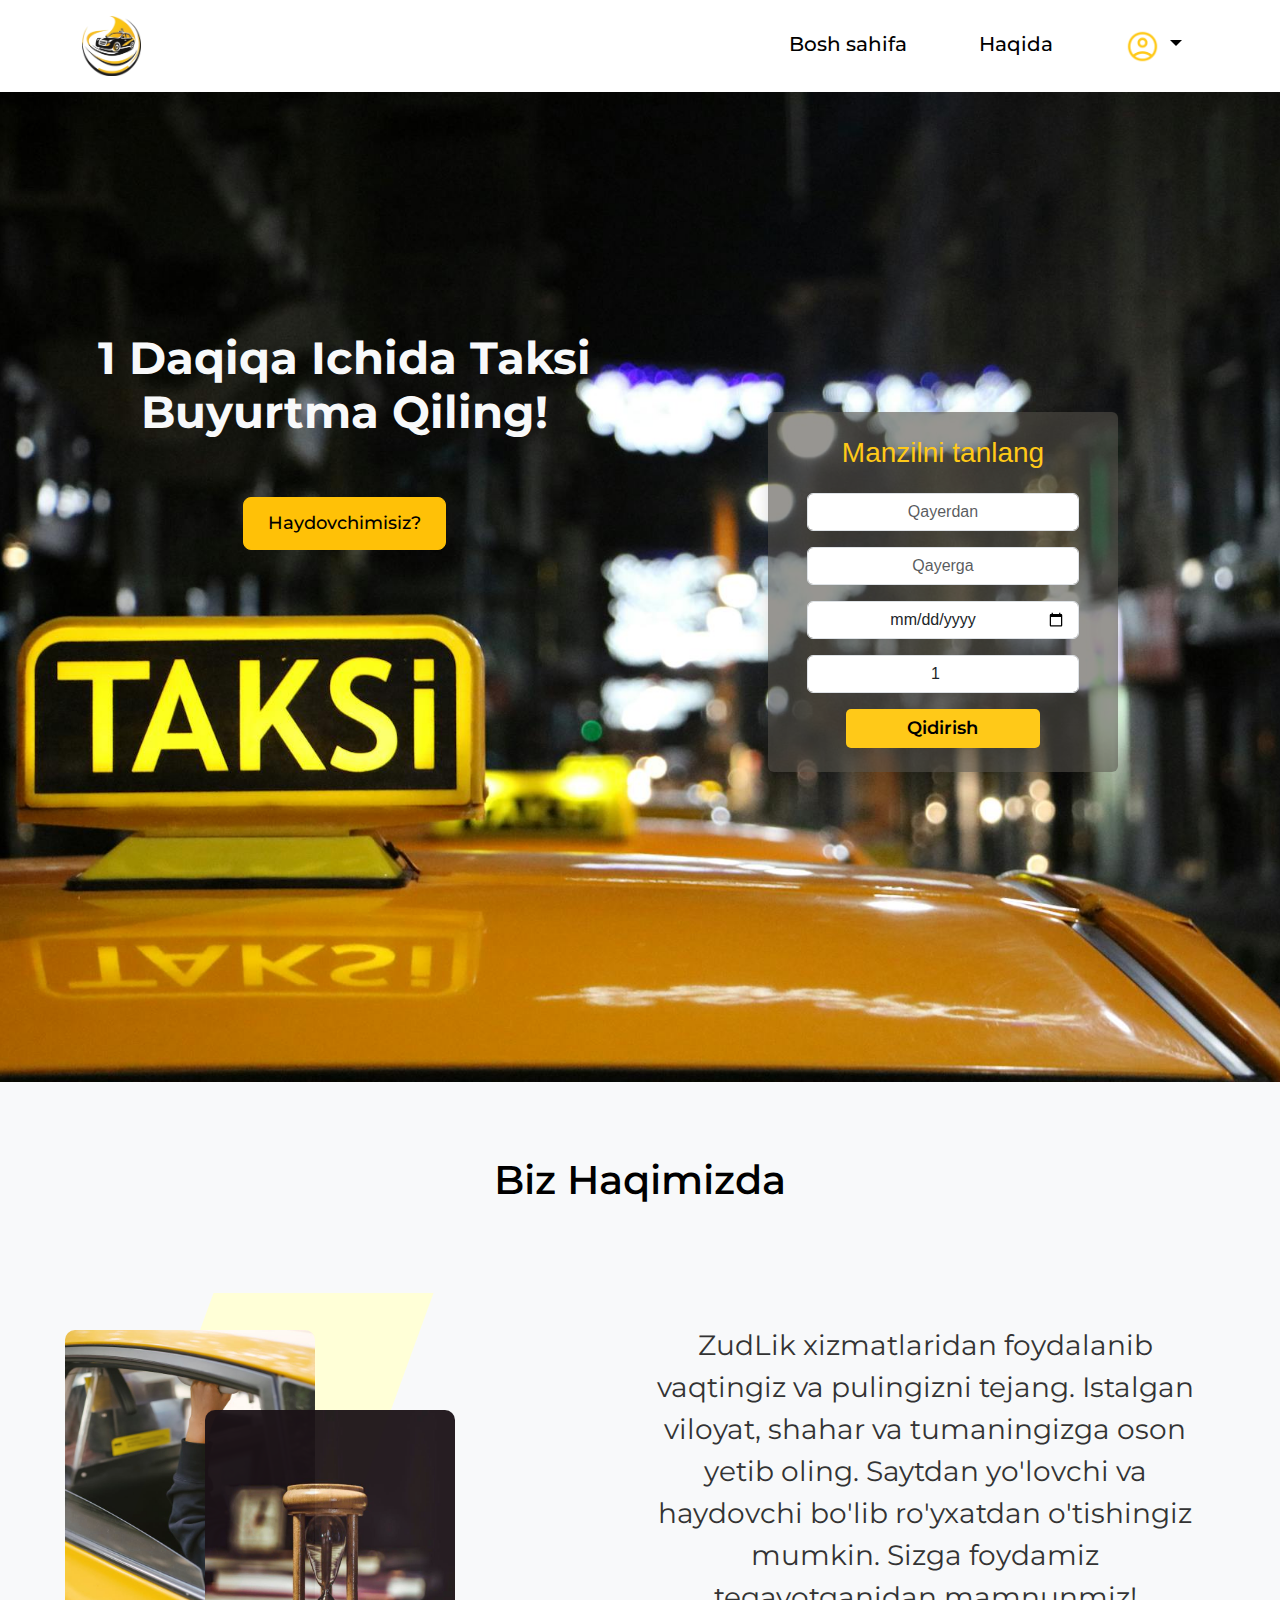
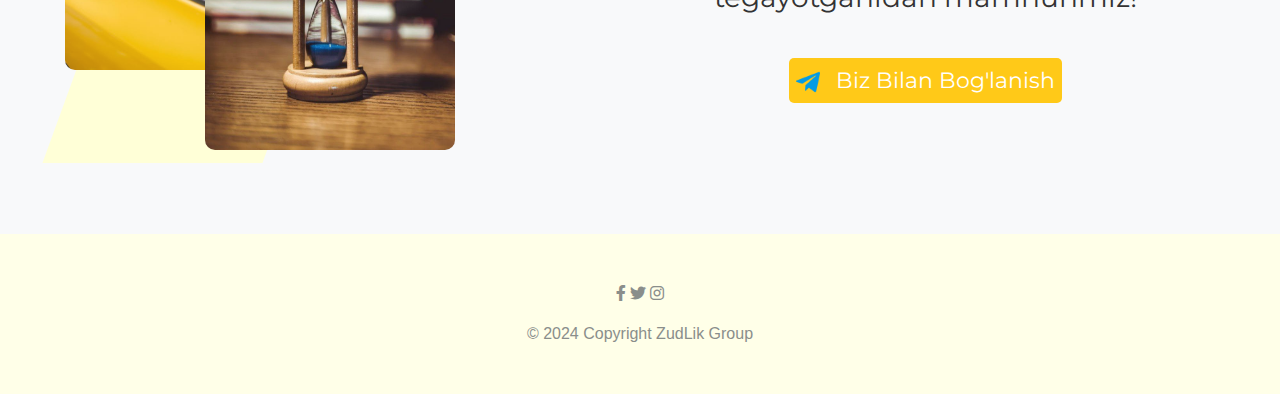
<file: index.html>
<!DOCTYPE html>
<html lang="en">

<head>
    <meta charset="UTF-8">
    <meta name="viewport" content="width=device-width, initial-scale=1.0">
    <title>Zoodlik Taxi</title>
    <link rel="stylesheet" href="https://cdnjs.cloudflare.com/ajax/libs/font-awesome/6.0.0-beta3/css/all.min.css">
    <link href="https://fonts.googleapis.com/css2?family=Montserrat:wght@400;700&display=swap" rel="stylesheet">
    <link href="https://cdn.jsdelivr.net/npm/bootstrap@5.3.0-alpha3/dist/css/bootstrap.min.css" rel="stylesheet">
    <link rel="stylesheet" href="static/css/global.css">
    <link rel="stylesheet" href="static/css/styles.css">
</head>

<body>
    <header class="bg-white p-4 py-3 shadow-sm custom-header">
        <div class="container d-flex justify-content-between align-items-center">
            <div class="logo">
                <a href="index.html">
                    <img src="static/pictures/logo.png" alt="ZoodLik Logo" class="logo-img">
                </a>
            </div>
            <!-- Toggle Button for Mobile Screens -->
            <button class="menu-toggle" aria-label="Toggle navigation">
                &#9776; <!-- Unicode character for a hamburger menu -->
            </button>
            <nav>
                <ul class="nav">
                    <li class="nav-item"><a href="#" class="nav-link">Bosh sahifa</a></li>
                    <li class="nav-item"><a href="#" class="nav-link">Haqida</a></li>
                    <li class="nav-item dropdown">
                        <a class="nav-link dropdown-toggle" href="#" id="navbarDropdown" role="button"
                            data-bs-toggle="dropdown" aria-expanded="false">
                            <img src="static/pictures/user.png" alt="User" style="width: 35px; height: 35px;">
                        </a>
                        <ul class="dropdown-menu" aria-labelledby="navbarDropdown">
                            <li><a class="dropdown-item modal-link" href="#kirish-modal">Kirish</a></li>
                            <li>
                                <hr class="dropdown-divider">
                            </li>
                            <li><a class="dropdown-item" href="signup.html">Haydovchi bo'lib ro'yxatdan o'tish</a></li>
                        </ul>
                    </li>
                </ul>
            </nav>
        </div>

           <!-- Modal -->
           <div id="kirish-modal" class="kirish-modal">
            <div class="kirish-modal-content">
                <a href="#" class="close-btn">
                    &times;
                    <!-- <img width="15px" height="30px" src="static/pictures/modal/x.svg" alt="close-button"> -->
                </a>
                <h1>Kirish</h1>
                <h2>Akkountingiz yo’qmi ? <a href="#royxatdon-modal">Ro’yxatdan o’tish</a></h2>
                <!-- form -->
                <form class="modal-form">
                    <div class="input-group">

                        <label for="phone">*telefon raqam</label>
                        <div class="input-container">
                            <span>+998</span>
                            <input type="text" id="phone" placeholder="">
                        </div>
                    </div>
                    <div class="input-group">

                        <label for="parol">*parol</label>
                        <div class="input-container">
                            <input type="text" id="palor" placeholder="">
                        </div>
                    </div>
                    <button class="modal-button">Kirish</button>

                </form>
            </div>
        </div>

        <div id="royxatdon-modal" class="kirish-modal">
            <div class="kirish-modal-content">
                <a href="#" class="close-btn">
                    &times;
                    <!-- <img width="15px" height="30px" src="static/pictures/modal/x.svg" alt="close-button"> -->
                </a>
                <h1>Ro’yxatdan o’tish</h1>
                <h2>Akkountingiz bormi ?<a href="#kirish-modal">Kirish</a></h2>
                <!-- form -->
                <form class="modal-form">
                    <div class="input-group">
                        <label for="phone">*telefon raqam</label>
                        <div class="input-container">
                            <span>+998</span>
                            <input type="text" id="phone" placeholder="Enter phone number">
                        </div>
                    </div>
                    <a class="modal-button" href="#tasdiqlash-modal">
                        Davom etish
                    </a>
                </form>
            </div>
        </div>

        <div id="tasdiqlash-modal" class="kirish-modal">
            <div class="kirish-modal-content">
                <a href="#" class="close-btn">
                    &times;
                    <!-- <img width="15px" height="30px" src="static/pictures/modal/x.svg" alt="close-button"> -->
                </a>
                <h1>Tasdiqlash kodini kiriting</h1>
                <!-- form -->
                <form class="modal-form">
                    <div class="input-group">

                        <div class="input-container">
                            <input type="password" id="passcode" placeholder="">
                        </div>
                        
                    </div>
                    <a href="#last-modal" class="modal-button">Tasdiqlash</a>
                </form>
            </div>
        </div>
        
        <div id="last-modal" class="kirish-modal">
            <div class="kirish-modal-content">
                <a href="#" class="close-btn">
                    &times;
                </a>
                <h1>Ro’yxatdan o’tish</h1>
                <!-- form -->
                <form class="modal-form">
                    <div class="input-group">

                        <div class="input-group">

                            <label for="phone">*Ismingiz</label>
                            <div class="input-container">
                                <input type="text" id="palor" placeholder="">
                            </div>
                        </div>
                        <div class="input-group">
    
                            <label for="parol">*Familiyangiz</label>
                            <div class="input-container">
                                <input type="text" id="palor" placeholder="">
                            </div>
                        </div>
                        <div class="input-group">

                            <label for="phone">*Parol</label>
                            <div class="input-container">
                                <input type="text" id="palor" placeholder="">
                            </div>
                        </div>
                        <div class="input-group">
    
                            <label for="parol">*Parolni tasdiqlang</label>
                            <div class="input-container">
                                <input type="text" id="palor" placeholder="">
                            </div>
                        </div>
                    </div>
                    <a href="#" class="modal-button">Yakunlash</a>
                </form>
            </div>
        </div>
    </header>
    

    <section class="hero d-flex justify-content-center align-items-center">
        <div class="container text-light container-1 hero-text-container">
            <div class="content-left">
                <h2 class="mb-4"><b>1 Daqiqa Ichida Taksi <br>Buyurtma Qiling!</b></h2>
                <br>
                <button class="btn btn-warning mb-4 btn-main">Haydovchimisiz?</button>
            </div>
        </div>

        <!-- <div class="container text-light container-2"> -->
        <!-- <div class="form-container"> -->
        <div class="container text-center text-light">
            <div class="booking-form p-4 rounded shadow right-align">
                <h3 class="mb-4">Manzilni tanlang</h3>
                <form action="#" class="row g-3">
                    <div class="col-12">
                        <div class="dropdown">
                            <input class="form-control dropdown-toggle" type="text" id="dropdownMenuInputFrom"
                                data-bs-toggle="dropdown" aria-expanded="false" placeholder="Qayerdan">
                            <ul class="dropdown-menu" aria-labelledby="dropdownMenuInputFrom">
                                <li><a class="dropdown-item" href="#"
                                        onclick="updatePlaceholder('dropdownMenuInputFrom', 'Toshkent sh')">Toshkent
                                        sh</a></li>
                                <li class="dropdown-submenu">
                                    <a class="dropdown-item dropdown-toggle" href="#">Samarqand</a>
                                    <ul class="dropdown-menu">
                                        <li><a class="dropdown-item" href="#"
                                                onclick="updatePlaceholder('dropdownMenuInputFrom', 'Samarqand sh')">Samarqand
                                                sh</a></li>
                                        <li><a class="dropdown-item" href="#"
                                                onclick="updatePlaceholder('dropdownMenuInputFrom', 'Urgut')">Urgut</a>
                                        </li>
                                        <li><a class="dropdown-item" href="#"
                                                onclick="updatePlaceholder('dropdownMenuInputFrom', 'Past Darg`om')">Past
                                                Darg'om</a></li>
                                        <li><a class="dropdown-item" href="#"
                                                onclick="updatePlaceholder('dropdownMenuInputFrom', 'Mirbozor')">Mirbozor</a>
                                        </li>
                                    </ul>
                                </li>
                                <li class="dropdown-submenu">
                                    <a class="dropdown-item dropdown-toggle" href="#">Farg'ona</a>
                                    <ul class="dropdown-menu">
                                        <li><a class="dropdown-item" href="#"
                                                onclick="updatePlaceholder('dropdownMenuInputFrom', 'Farg`ona sh')">Farg'ona
                                                sh</a></li>
                                        <li><a class="dropdown-item" href="#"
                                                onclick="updatePlaceholder('dropdownMenuInputFrom', 'Qo`qon')">Qo'qon</a>
                                        </li>
                                        <li><a class="dropdown-item" href="#"
                                                onclick="updatePlaceholder('dropdownMenuInputFrom', 'Marg`ilon')">Marg'ilon</a>
                                        </li>
                                        <li><a class="dropdown-item" href="#"
                                                onclick="updatePlaceholder('dropdownMenuInputFrom', 'Beshariq')">Beshariq</a>
                                        </li>
                                    </ul>
                                </li>
                                <li class="dropdown-submenu">
                                    <a class="dropdown-item dropdown-toggle" href="#">Qashqadaryo</a>
                                    <ul class="dropdown-menu">
                                        <li><a class="dropdown-item" href="#"
                                                onclick="updatePlaceholder('dropdownMenuInputFrom', 'Qarshi sh')">Qarshi
                                                sh</a></li>
                                        <li><a class="dropdown-item" href="#"
                                                onclick="updatePlaceholder('dropdownMenuInputFrom', 'Chiroqchi')">Chiroqchi</a>
                                        </li>
                                        <li><a class="dropdown-item" href="#"
                                                onclick="updatePlaceholder('dropdownMenuInputFrom', 'Kitob')">Kitob</a>
                                        </li>
                                        <li><a class="dropdown-item" href="#"
                                                onclick="updatePlaceholder('dropdownMenuInputFrom', 'Yakkabog')">Yakkabog'</a>
                                        </li>
                                    </ul>
                                </li>
                                <li class="dropdown-submenu">
                                    <a class="dropdown-item dropdown-toggle" href="#">Andijon</a>
                                    <ul class="dropdown-menu">
                                        <li><a class="dropdown-item" href="#"
                                                onclick="updatePlaceholder('dropdownMenuInputFrom', 'Andijon sh')">Andijon
                                                sh</a></li>
                                        <li><a class="dropdown-item" href="#"
                                                onclick="updatePlaceholder('dropdownMenuInputFrom', 'Asaka')">Asaka</a>
                                        </li>
                                        <li><a class="dropdown-item" href="#"
                                                onclick="updatePlaceholder('dropdownMenuInputFrom', 'Shahrixon')">Shahrixon</a>
                                        </li>
                                        <li><a class="dropdown-item" href="#"
                                                onclick="updatePlaceholder('dropdownMenuInputFrom', 'Marhamat')">Marhamat</a>
                                        </li>
                                    </ul>
                                </li>
                                <li class="dropdown-submenu">
                                    <a class="dropdown-item dropdown-toggle" href="#">Namangan</a>
                                    <ul class="dropdown-menu">
                                        <li><a class="dropdown-item" href="#"
                                                onclick="updatePlaceholder('dropdownMenuInputFrom', 'Namangan sh')">Namangan
                                                sh</a></li>
                                        <li><a class="dropdown-item" href="#"
                                                onclick="updatePlaceholder('dropdownMenuInputFrom', 'Chust')">Chust</a>
                                        </li>
                                        <li><a class="dropdown-item" href="#"
                                                onclick="updatePlaceholder('dropdownMenuInputFrom', 'Kosonsoy')">Kosonsoy</a>
                                        </li>
                                        <li><a class="dropdown-item" href="#"
                                                onclick="updatePlaceholder('dropdownMenuInputFrom', 'Pop')">Pop</a>
                                        </li>
                                    </ul>
                                </li>
                                <li class="dropdown-submenu">
                                    <a class="dropdown-item dropdown-toggle" href="#">Surxandaryo</a>
                                    <ul class="dropdown-menu">
                                        <li><a class="dropdown-item" href="#"
                                                onclick="updatePlaceholder('dropdownMenuInputFrom', 'Termiz sh')">Termiz
                                                sh</a></li>
                                        <li><a class="dropdown-item" href="#"
                                                onclick="updatePlaceholder('dropdownMenuInputFrom', 'Denov')">Denov</a>
                                        </li>
                                        <li><a class="dropdown-item" href="#"
                                                onclick="updatePlaceholder('dropdownMenuInputFrom', 'Boysun')">Boysun</a>
                                        </li>
                                    </ul>
                                </li>
                                <li class="dropdown-submenu">
                                    <a class="dropdown-item dropdown-toggle" href="#">Buxoro</a>
                                    <ul class="dropdown-menu">
                                        <li><a class="dropdown-item" href="#"
                                                onclick="updatePlaceholder('dropdownMenuInputFrom', 'Buxoro sh')">Buxoro
                                                sh</a></li>
                                        <li><a class="dropdown-item" href="#"
                                                onclick="updatePlaceholder('dropdownMenuInputFrom', 'Olot')">Olot</a>
                                        </li>
                                    </ul>
                                </li>
                                <li class="dropdown-submenu">
                                    <a class="dropdown-item dropdown-toggle" href="#">Qoraqalpog'iston</a>
                                    <ul class="dropdown-menu">
                                        <li><a class="dropdown-item" href="#"
                                                onclick="updatePlaceholder('dropdownMenuInputFrom', 'Nukus sh')">Nukus
                                                sh</a></li>
                                        <li><a class="dropdown-item" href="#"
                                                onclick="updatePlaceholder('dropdownMenuInputFrom', 'Mo`ynoq')">Mo'ynoq</a>
                                        </li>
                                    </ul>
                                </li>
                                <li class="dropdown-submenu">
                                    <a class="dropdown-item dropdown-toggle" href="#">Xorazm</a>
                                    <ul class="dropdown-menu">
                                        <li><a class="dropdown-item" href="#"
                                                onclick="updatePlaceholder('dropdownMenuInputFrom', 'Urganch sh')">Urganch
                                                sh</a></li>
                                        <li><a class="dropdown-item" href="#"
                                                onclick="updatePlaceholder('dropdownMenuInputFrom', 'Xiva')">Xiva</a>
                                        </li>
                                        <li><a class="dropdown-item" href="#"
                                                onclick="updatePlaceholder('dropdownMenuInputFrom', 'Hazorasp')">Hazorasp</a>
                                        </li>
                                    </ul>
                                </li>
                                <li class="dropdown-submenu">
                                    <a class="dropdown-item dropdown-toggle" href="#">Jizzax</a>
                                    <ul class="dropdown-menu">
                                        <li><a class="dropdown-item" href="#"
                                                onclick="updatePlaceholder('dropdownMenuInputFrom', 'Jizzax sh')">Jizzax
                                                sh</a></li>
                                        <li><a class="dropdown-item" href="#"
                                                onclick="updatePlaceholder('dropdownMenuInputFrom', 'Zomin')">Zomin</a>
                                        </li>
                                        <li><a class="dropdown-item" href="#"
                                                onclick="updatePlaceholder('dropdownMenuInputFrom', 'Baxmal')">Baxmal</a>
                                        </li>
                                        <li><a class="dropdown-item" href="#"
                                                onclick="updatePlaceholder('dropdownMenuInputFrom', 'G`allaorol')">G'allaorol</a>
                                        </li>
                                    </ul>
                                </li>
                                <li class="dropdown-submenu">
                                    <a class="dropdown-item dropdown-toggle" href="#">Navoiy</a>
                                    <ul class="dropdown-menu">
                                        <li><a class="dropdown-item" href="#"
                                                onclick="updatePlaceholder('dropdownMenuInputFrom', 'Navoiy sh')">Navoiy
                                                sh</a></li>
                                        <li><a class="dropdown-item" href="#"
                                                onclick="updatePlaceholder('dropdownMenuInputFrom', 'Uchquduq')">Uchquduq</a>
                                        </li>
                                        <li><a class="dropdown-item" href="#"
                                                onclick="updatePlaceholder('dropdownMenuInputFrom', 'Zarafshon')">Zarafshon</a>
                                        </li>
                                        <li><a class="dropdown-item" href="#"
                                                onclick="updatePlaceholder('dropdownMenuInputFrom', 'Qiziltepa')">Qiziltepa</a>
                                        </li>
                                    </ul>
                                </li>
                                <li class="dropdown-submenu">
                                    <a class="dropdown-item dropdown-toggle" href="#">Sirdaryo</a>
                                    <ul class="dropdown-menu">
                                        <li><a class="dropdown-item" href="#"
                                                onclick="updatePlaceholder('dropdownMenuInputFrom', 'Guliston sh')">Guliston
                                                sh</a></li>
                                        <li><a class="dropdown-item" href="#"
                                                onclick="updatePlaceholder('dropdownMenuInputFrom', 'Yangiyer')">Yangiyer</a>
                                        </li>
                                    </ul>
                                </li>
                            </ul>
                        </div>
                    </div>

                    <div class="col-12">
                        <div class="dropdown">
                            <input class="form-control dropdown-toggle" type="text" id="dropdownMenuInputTo"
                                data-bs-toggle="dropdown" aria-expanded="false" placeholder="Qayerga">
                            <ul class="dropdown-menu" aria-labelledby="dropdownMenuInputTo">
                                <li><a class="dropdown-item" href="#"
                                        onclick="updatePlaceholder('dropdownMenuInputTo', 'Toshkent sh')">Toshkent
                                        sh</a></li>
                                <li class="dropdown-submenu">
                                    <a class="dropdown-item dropdown-toggle" href="#">Samarqand</a>
                                    <ul class="dropdown-menu">
                                        <li><a class="dropdown-item" href="#"
                                                onclick="updatePlaceholder('dropdownMenuInputTo', 'Samarqand sh')">Samarqand
                                                sh</a></li>
                                        <li><a class="dropdown-item" href="#"
                                                onclick="updatePlaceholder('dropdownMenuInputTo', 'Urgut')">Urgut</a>
                                        </li>
                                        <li><a class="dropdown-item" href="#"
                                                onclick="updatePlaceholder('dropdownMenuInputTo', 'Past Darg`om')">Past
                                                Darg'om</a></li>
                                        <li><a class="dropdown-item" href="#"
                                                onclick="updatePlaceholder('dropdownMenuInputTo', 'Mirbozor')">Mirbozor</a>
                                        </li>
                                    </ul>
                                </li>
                                <li class="dropdown-submenu">
                                    <a class="dropdown-item dropdown-toggle" href="#">Farg'ona</a>
                                    <ul class="dropdown-menu">
                                        <li><a class="dropdown-item" href="#"
                                                onclick="updatePlaceholder('dropdownMenuInputTo', 'Farg`ona sh')">Farg'ona
                                                sh</a></li>
                                        <li><a class="dropdown-item" href="#"
                                                onclick="updatePlaceholder('dropdownMenuInputTo', 'Qo`qon')">Qo'qon</a>
                                        </li>
                                        <li><a class="dropdown-item" href="#"
                                                onclick="updatePlaceholder('dropdownMenuInputTo', 'Marg`ilon')">Marg'ilon</a>
                                        </li>
                                        <li><a class="dropdown-item" href="#"
                                                onclick="updatePlaceholder('dropdownMenuInputTo', 'Beshariq')">Beshariq</a>
                                        </li>
                                    </ul>
                                </li>
                                <li class="dropdown-submenu">
                                    <a class="dropdown-item dropdown-toggle" href="#">Qashqadaryo</a>
                                    <ul class="dropdown-menu">
                                        <li><a class="dropdown-item" href="#"
                                                onclick="updatePlaceholder('dropdownMenuInputTo', 'Qarshi sh')">Qarshi
                                                sh</a></li>
                                        <li><a class="dropdown-item" href="#"
                                                onclick="updatePlaceholder('dropdownMenuInputTo', 'Chiroqchi')">Chiroqchi</a>
                                        </li>
                                        <li><a class="dropdown-item" href="#"
                                                onclick="updatePlaceholder('dropdownMenuInputTo', 'Kitob')">Kitob</a>
                                        </li>
                                        <li><a class="dropdown-item" href="#"
                                                onclick="updatePlaceholder('dropdownMenuInputTo', 'Yakkabog')">Yakkabog'</a>
                                        </li>
                                    </ul>
                                </li>
                                <li class="dropdown-submenu">
                                    <a class="dropdown-item dropdown-toggle" href="#">Andijon</a>
                                    <ul class="dropdown-menu">
                                        <li><a class="dropdown-item" href="#"
                                                onclick="updatePlaceholder('dropdownMenuInputTo', 'Andijon sh')">Andijon
                                                sh</a></li>
                                        <li><a class="dropdown-item" href="#"
                                                onclick="updatePlaceholder('dropdownMenuInputTo', 'Asaka')">Asaka</a>
                                        </li>
                                        <li><a class="dropdown-item" href="#"
                                                onclick="updatePlaceholder('dropdownMenuInputTo', 'Shahrixon')">Shahrixon</a>
                                        </li>
                                        <li><a class="dropdown-item" href="#"
                                                onclick="updatePlaceholder('dropdownMenuInputTo', 'Marhamat')">Marhamat</a>
                                        </li>
                                    </ul>
                                </li>
                                <li class="dropdown-submenu">
                                    <a class="dropdown-item dropdown-toggle" href="#">Namangan</a>
                                    <ul class="dropdown-menu">
                                        <li><a class="dropdown-item" href="#"
                                                onclick="updatePlaceholder('dropdownMenuInputTo', 'Namangan sh')">Namangan
                                                sh</a></li>
                                        <li><a class="dropdown-item" href="#"
                                                onclick="updatePlaceholder('dropdownMenuInputTo', 'Chust')">Chust</a>
                                        </li>
                                        <li><a class="dropdown-item" href="#"
                                                onclick="updatePlaceholder('dropdownMenuInputTo', 'Kosonsoy')">Kosonsoy</a>
                                        </li>
                                        <li><a class="dropdown-item" href="#"
                                                onclick="updatePlaceholder('dropdownMenuInputTo', 'Pop')">Pop</a>
                                        </li>
                                    </ul>
                                </li>
                                <li class="dropdown-submenu">
                                    <a class="dropdown-item dropdown-toggle" href="#">Surxandaryo</a>
                                    <ul class="dropdown-menu">
                                        <li><a class="dropdown-item" href="#"
                                                onclick="updatePlaceholder('dropdownMenuInputTo', 'Termiz sh')">Termiz
                                                sh</a></li>
                                        <li><a class="dropdown-item" href="#"
                                                onclick="updatePlaceholder('dropdownMenuInputTo', 'Denov')">Denov</a>
                                        </li>
                                        <li><a class="dropdown-item" href="#"
                                                onclick="updatePlaceholder('dropdownMenuInputTo', 'Boysun')">Boysun</a>
                                        </li>
                                    </ul>
                                </li>
                                <li class="dropdown-submenu">
                                    <a class="dropdown-item dropdown-toggle" href="#">Buxoro</a>
                                    <ul class="dropdown-menu">
                                        <li><a class="dropdown-item" href="#"
                                                onclick="updatePlaceholder('dropdownMenuInputTo', 'Buxoro sh')">Buxoro
                                                sh</a></li>
                                        <li><a class="dropdown-item" href="#"
                                                onclick="updatePlaceholder('dropdownMenuInputTo', 'Olot')">Olot</a>
                                        </li>
                                    </ul>
                                </li>
                                <li class="dropdown-submenu">
                                    <a class="dropdown-item dropdown-toggle" href="#">Qoraqalpog'iston</a>
                                    <ul class="dropdown-menu">
                                        <li><a class="dropdown-item" href="#"
                                                onclick="updatePlaceholder('dropdownMenuInputTo', 'Nukus sh')">Nukus
                                                sh</a></li>
                                        <li><a class="dropdown-item" href="#"
                                                onclick="updatePlaceholder('dropdownMenuInputTo', 'Mo`ynoq')">Mo'ynoq</a>
                                        </li>
                                    </ul>
                                </li>
                                <li class="dropdown-submenu">
                                    <a class="dropdown-item dropdown-toggle" href="#">Xorazm</a>
                                    <ul class="dropdown-menu">
                                        <li><a class="dropdown-item" href="#"
                                                onclick="updatePlaceholder('dropdownMenuInputTo', 'Urganch sh')">Urganch
                                                sh</a></li>
                                        <li><a class="dropdown-item" href="#"
                                                onclick="updatePlaceholder('dropdownMenuInputTo', 'Xiva')">Xiva</a>
                                        </li>
                                        <li><a class="dropdown-item" href="#"
                                                onclick="updatePlaceholder('dropdownMenuInputTo', 'Hazorasp')">Hazorasp</a>
                                        </li>
                                    </ul>
                                </li>
                                <li class="dropdown-submenu">
                                    <a class="dropdown-item dropdown-toggle" href="#">Jizzax</a>
                                    <ul class="dropdown-menu">
                                        <li><a class="dropdown-item" href="#"
                                                onclick="updatePlaceholder('dropdownMenuInputTo', 'Jizzax sh')">Jizzax
                                                sh</a></li>
                                        <li><a class="dropdown-item" href="#"
                                                onclick="updatePlaceholder('dropdownMenuInputTo', 'Zomin')">Zomin</a>
                                        </li>
                                        <li><a class="dropdown-item" href="#"
                                                onclick="updatePlaceholder('dropdownMenuInputTo', 'Baxmal')">Baxmal</a>
                                        </li>
                                        <li><a class="dropdown-item" href="#"
                                                onclick="updatePlaceholder('dropdownMenuInputTo', 'G`allaorol')">G'allaorol</a>
                                        </li>
                                    </ul>
                                </li>
                                <li class="dropdown-submenu">
                                    <a class="dropdown-item dropdown-toggle" href="#">Navoiy</a>
                                    <ul class="dropdown-menu">
                                        <li><a class="dropdown-item" href="#"
                                                onclick="updatePlaceholder('dropdownMenuInputTo', 'Navoiy sh')">Navoiy
                                                sh</a></li>
                                        <li><a class="dropdown-item" href="#"
                                                onclick="updatePlaceholder('dropdownMenuInputTo', 'Uchquduq')">Uchquduq</a>
                                        </li>
                                        <li><a class="dropdown-item" href="#"
                                                onclick="updatePlaceholder('dropdownMenuInputTo', 'Zarafshon')">Zarafshon</a>
                                        </li>
                                        <li><a class="dropdown-item" href="#"
                                                onclick="updatePlaceholder('dropdownMenuInputTo', 'Qiziltepa')">Qiziltepa</a>
                                        </li>
                                    </ul>
                                </li>
                                <li class="dropdown-submenu">
                                    <a class="dropdown-item dropdown-toggle" href="#">Sirdaryo</a>
                                    <ul class="dropdown-menu">
                                        <li><a class="dropdown-item" href="#"
                                                onclick="updatePlaceholder('dropdownMenuInputTo', 'Guliston sh')">Guliston
                                                sh</a></li>
                                        <li><a class="dropdown-item" href="#"
                                                onclick="updatePlaceholder('dropdownMenuInputTo', 'Yangiyer')">Yangiyer</a>
                                        </li>
                                    </ul>
                                </li>
                            </ul>
                        </div>
                    </div>

                    <div class="col-12">
                        <input type="date" id="date" name="date" class="form-control">
                    </div>
                    <div class="col-12">
                        <input type="number" id="passengers" name="passengers" class="form-control" value="1" min="1">
                    </div>
                    <div class="col-12">
                        <button type="button" class="btn btn-custom"
                            onclick="window.location.href='result.html';">Qidirish</button>
                    </div>
                </form>
            </div>
        </div>
    </section>

    <section class="about py-5 bg-light text-center">
        <div class="container">
            <div class="row align-items-center">
                <div class="title-container">
                    Biz Haqimizda
                </div>
                <div class="image-group col-md-6 position-relative">
                    <div class="parallelogram"></div>
                    <img src="static/pictures/about1.jpg" class="img-fluid mb-3 about-img" alt="Image 1">
                    <img src="static/pictures/about2.jpg" class="img-fluid about-img second-img" alt="Image 2">
                </div>
                <div class="text-group col-md-6 text-md-left text-container">
                    <p class="lead">ZudLik xizmatlaridan foydalanib vaqtingiz va pulingizni tejang. Istalgan viloyat,
                        shahar va tumaningizga oson yetib oling. Saytdan yo'lovchi va haydovchi bo'lib ro'yxatdan
                        o'tishingiz mumkin. Sizga foydamiz tegayotganidan mamnunmiz!</p>
                    <button class="btn btn-warning mt-4 about-button">
                        <img src="static/pictures/telegram.png" alt="Telegram" class="telegram-icon"> </i>Biz Bilan
                        Bog'lanish
                    </button>
                </div>
            </div>
        </div>
    </section>


    <footer class="text-center py-5">


        <div class="container">
            <!-- <div class="row">
            <div class="col-md-4 text-left">
                <span class="footer-brand">ZudLik</span>
            </div> -->
            <div class="text-center">
                <div class="footer-icons">
                    <p>
                        <i class="fab fa-facebook-f"></i>
                        <i class="fab fa-twitter"></i>
                        <i class="fab fa-instagram"></i>
                    </p>
                </div>
                &copy; 2024 Copyright ZudLik Group
            </div>
            <!-- <div class="col-md-4 text-right">
            </div> -->
        </div>
        </div>

    </footer>

    <script src="https://cdn.jsdelivr.net/npm/bootstrap@5.3.0-alpha3/dist/js/bootstrap.bundle.min.js"></script>
    <script src="static/js/scripts.js"></script>

</body>

</html>
</file>
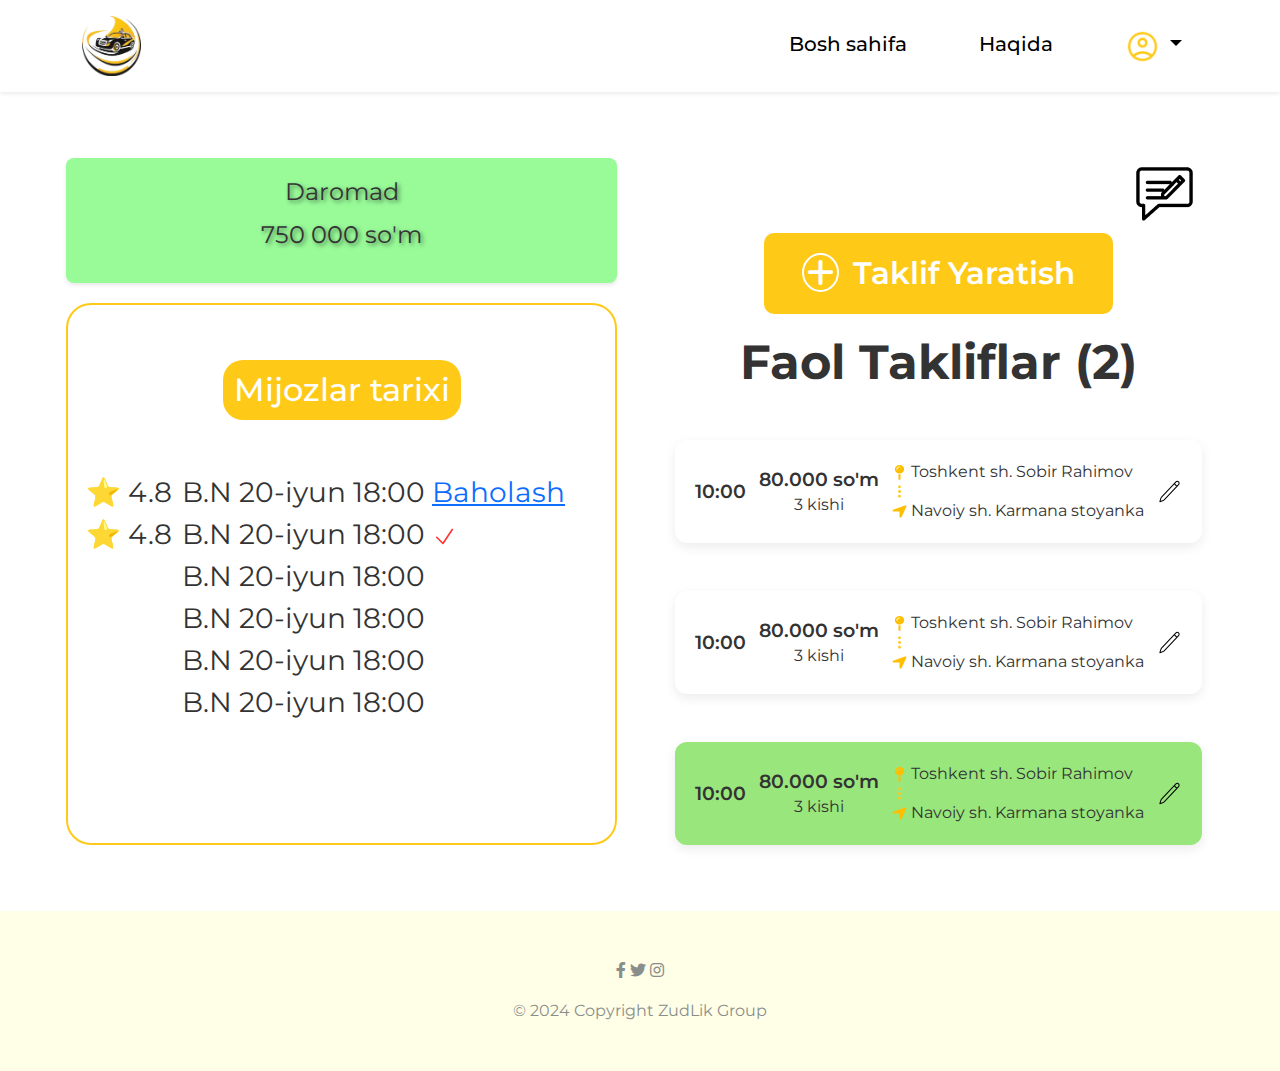
<file: dashboard.html>
<!DOCTYPE html>
<html lang="uz">

<head>
    <meta charset="UTF-8">
    <meta name="viewport" content="width=device-width, initial-scale=1.0">
    <title>Driver Quote</title>
    <link href="https://cdn.jsdelivr.net/npm/bootstrap@5.3.0-alpha3/dist/css/bootstrap.min.css" rel="stylesheet">
    <link rel="stylesheet" href="https://cdnjs.cloudflare.com/ajax/libs/font-awesome/6.0.0-beta3/css/all.min.css">
    <link href="https://fonts.googleapis.com/css2?family=Montserrat:wght@400;600;700&display=swap" rel="stylesheet">
    <link rel="stylesheet" href="static/css/global.css">
    <link rel="stylesheet" href="static/css/dashboard.css">
</head>

<body>
    <!-- Header -->
    <header class="bg-white p-4 py-3 shadow-sm custom-header">
        <div class="container d-flex justify-content-between align-items-center">
            <div class="logo">
                <a href="index.html">
                    <img src="static/pictures/logo.png" alt="ZoodLik Logo" class="logo-img">
                </a>
            </div>
            <!-- Toggle Button for Mobile Screens -->
            <button class="menu-toggle" aria-label="Toggle navigation">
                &#9776; <!-- Unicode character for a hamburger menu -->
            </button>
            <nav>
                <ul class="nav">
                    <li class="nav-item"><a href="#" class="nav-link">Bosh sahifa</a></li>
                    <li class="nav-item"><a href="#" class="nav-link">Haqida</a></li>
                    <li class="nav-item dropdown">
                        <a class="nav-link dropdown-toggle" href="#" id="navbarDropdown" role="button"
                            data-bs-toggle="dropdown" aria-expanded="false">
                            <img src="static/pictures/user.png" alt="User" style="width: 35px; height: 35px;">
                        </a>
                        <ul class="dropdown-menu" aria-labelledby="navbarDropdown">
                            <li><a class="dropdown-item modal-link" href="#kirish-modal">Kirish</a></li>
                            <li>
                                <hr class="dropdown-divider">
                            </li>
                            <li><a class="dropdown-item" href="signup.html">Haydovchi bo'lib ro'yxatdan o'tish</a></li>
                        </ul>
                    </li>
                </ul>
            </nav>
        </div>

           <!-- Modal -->
           <div id="kirish-modal" class="kirish-modal">
            <div class="kirish-modal-content">
                <a href="#" class="close-btn">
                    &times;
                    <!-- <img width="15px" height="30px" src="static/pictures/modal/x.svg" alt="close-button"> -->
                </a>
                <h1>Kirish</h1>
                <h2>Akkountingiz yo’qmi ? <a href="#royxatdon-modal">Ro’yxatdan o’tish</a></h2>
                <!-- form -->
                <form class="modal-form">
                    <div class="input-group">

                        <label for="phone">*telefon raqam</label>
                        <div class="input-container">
                            <span>+998</span>
                            <input type="text" id="phone" placeholder="">
                        </div>
                    </div>
                    <div class="input-group">

                        <label for="parol">*parol</label>
                        <div class="input-container">
                            <input type="text" id="palor" placeholder="">
                        </div>
                    </div>
                    <button class="modal-button">Kirish</button>

                </form>
            </div>
        </div>

        <div id="royxatdon-modal" class="kirish-modal">
            <div class="kirish-modal-content">
                <a href="#" class="close-btn">
                    &times;
                    <!-- <img width="15px" height="30px" src="static/pictures/modal/x.svg" alt="close-button"> -->
                </a>
                <h1>Ro’yxatdan o’tish</h1>
                <h2>Akkountingiz bormi ?<a href="#kirish-modal">Kirish</a></h2>
                <!-- form -->
                <form class="modal-form">
                    <div class="input-group">
                        <label for="phone">*telefon raqam</label>
                        <div class="input-container">
                            <span>+998</span>
                            <input type="text" id="phone" placeholder="Enter phone number">
                        </div>
                    </div>
                    <a class="modal-button" href="#tasdiqlash-modal">
                        Davom etish
                    </a>
                </form>
            </div>
        </div>

        <div id="tasdiqlash-modal" class="kirish-modal">
            <div class="kirish-modal-content">
                <a href="#" class="close-btn">
                    &times;
                    <!-- <img width="15px" height="30px" src="static/pictures/modal/x.svg" alt="close-button"> -->
                </a>
                <h1>Tasdiqlash kodini kiriting</h1>
                <!-- form -->
                <form class="modal-form">
                    <div class="input-group">

                        <div class="input-container">
                            <input type="password" id="passcode" placeholder="">
                        </div>
                        
                    </div>
                    <a href="#last-modal" class="modal-button">Tasdiqlash</a>
                </form>
            </div>
        </div>
        
        <div id="last-modal" class="kirish-modal">
            <div class="kirish-modal-content">
                <a href="#" class="close-btn">
                    &times;
                </a>
                <h1>Ro’yxatdan o’tish</h1>
                <!-- form -->
                <form class="modal-form">
                    <div class="input-group">

                        <div class="input-group">

                            <label for="phone">*Ismingiz</label>
                            <div class="input-container">
                                <input type="text" id="palor" placeholder="">
                            </div>
                        </div>
                        <div class="input-group">
    
                            <label for="parol">*Familiyangiz</label>
                            <div class="input-container">
                                <input type="text" id="palor" placeholder="">
                            </div>
                        </div>
                        <div class="input-group">

                            <label for="phone">*Parol</label>
                            <div class="input-container">
                                <input type="text" id="palor" placeholder="">
                            </div>
                        </div>
                        <div class="input-group">
    
                            <label for="parol">*Parolni tasdiqlang</label>
                            <div class="input-container">
                                <input type="text" id="palor" placeholder="">
                            </div>
                        </div>
                    </div>
                    <a href="#" class="modal-button">Yakunlash</a>
                </form>
            </div>
        </div>
    </header>


    <!-- Main content -->
    <section class="main-content">
        <div class="left-content">
            <div class="earnings-card">
                <h2>Daromad</h2>
                <div class="amount">750 000 so'm</div>
            </div>
            <div class="history-profile">
                <h2 class="title">Mijozlar tarixi</h2>
                <ul style="position: relative;">
                    <li><span class="history-rating">⭐ 4.8 </span>B.N 20-iyun 18:00 <span><a
                                href="">Baholash</a></span></li>
                    <li><span class="history-rating">⭐ 4.8 </span>B.N 20-iyun 18:00 <span><a
                                href="">
                            <img style="width: 25px; height: 25px;" src="static/pictures/dashboard/tick-icon.svg" alt="" srcset=""></a></span></li>
                    <li><span class="history-rating"></span>B.N 20-iyun 18:00 <span><a
                                href=""></a></span></li>
                    <li><span class="history-rating"></span>B.N 20-iyun 18:00 <span><a
                                href=""></a></span></li>
                    <li><span class="history-rating"></span>B.N 20-iyun 18:00 <span><a
                                href=""></a></span></li>
                    <li><span class="history-rating"></span>B.N 20-iyun 18:00 <span><a
                                href=""></a></span></li>
                </ul>
            </div>

        </div>
        <div class="right-content">

            <div class="container">
                <div class="chat-icon" style="width: 100%; display: flex; flex-direction: row; justify-content: flex-end;">
                    <img src="static/pictures/dashboard/chat-icon.png" style="width: 75px; height: 75px; margin-left: auto;" alt="chat" >
                </div>
                <div class="action-buttons">
                    <button class="btn btn-create">
                        <i class="fas fa-plus plus-icon"></i> Taklif Yaratish
                    </button>
                </div>

                <h2 class="section-title">Faol Takliflar (2)</h2>

                <!-- Card 1 -->
                <div class="card-custom mt-5 d-flex align-items-center justify-content-between">
                    <!-- Column 1: Driver Name and Car -->
                    <div class="column-1 d-flex flex-column">
                        <div class="time">10:00</div>
                    </div>

                    <!-- Column 1: Price Info -->
                    <div class="column-4 d-flex flex-column text-center">
                        <div class="price">80.000 so'm</div>
                        <div>3 kishi</div>
                    </div>

                    <!-- Column 5: Locations -->
                    <div class="column-5 d-flex flex-column location-block ">
                        <div>
                            <image src="static/pictures/result/pin-icon.svg" alt="Location"
                                style="width: 15px; height: 15px;">
                                Toshkent sh. Sobir Rahimov
                        </div>
                        <image src="static/pictures/result/dot-icon.svg" alt="Location"
                            style="width: 15px; height: 15px;"/>
                            <div>
                                <image src="static/pictures/result/arrow-icon.svg" alt="Location"
                                    style="width: 15px; height: 15px;">
                                    Navoiy sh. Karmana stoyanka
                            </div>
                    </div>

                    
                    <div class="">
                        <img src="static/pictures/dashboard/edit-icon.svg" style="width: 25px; height: 25px;" alt="">
                      </div>
                </div>

                <!-- Card 2-->
                <div class="card-custom mt-5 d-flex align-items-center justify-content-between">
                    <!-- Column 1: Driver Name and Car -->
                    <div class="column-1 d-flex flex-column">
                        <div class="time">10:00</div>
                    </div>

                    <!-- Column 1: Price Info -->
                    <div class="column-4 d-flex flex-column text-center">
                        <div class="price">80.000 so'm</div>
                        <div>3 kishi</div>
                    </div>

                    <!-- Column 5: Locations -->
                    <div class="column-5 d-flex flex-column location-block">
                        <div>
                            <image src="static/pictures/result/pin-icon.svg" alt="Location"
                                style="width: 15px; height: 15px;">
                                Toshkent sh. Sobir Rahimov
                        </div>
                        <image src="static/pictures/result/dot-icon.svg" alt="Location"
                            style="width: 15px; height: 15px;">
                            <div>
                                <image src="static/pictures/result/arrow-icon.svg" alt="Location"
                                    style="width: 15px; height: 15px;">
                                    Navoiy sh. Karmana stoyanka
                            </div>
                    </div>

                    <div class="">
                      <img src="static/pictures/dashboard/edit-icon.svg" style="width: 25px; height: 25px;" alt="">
                    </div>

                </div>

                <!-- Card 3-->
                <div class="active-card card-custom mt-5 d-flex align-items-center justify-content-between">
                    <!-- Column 1: Driver Name and Car -->
                    <div class="column-1 d-flex flex-column">
                        <div class="time">10:00</div>
                    </div>

                    <!-- Column 1: Price Info -->
                    <div class="column-4 d-flex flex-column text-center">
                        <div class="price">80.000 so'm</div>
                        <div>3 kishi</div>
                    </div>

                    <!-- Column 5: Locations -->
                    <div class="column-5 d-flex flex-column location-block">
                        <div>
                            <image src="static/pictures/result/pin-icon.svg" alt="Location"
                                style="width: 15px; height: 15px;">
                                Toshkent sh. Sobir Rahimov
                        </div>
                        <image src="static/pictures/result/dot-icon.svg" alt="Location"
                            style="width: 15px; height: 15px;">
                            <div>
                                <image src="static/pictures/result/arrow-icon.svg" alt="Location"
                                    style="width: 15px; height: 15px;">
                                    Navoiy sh. Karmana stoyanka
                            </div>
                    </div>

                    
                    <div class="">
                        <img src="static/pictures/dashboard/edit-icon.svg" style="width: 25px; height: 25px;" alt="">
                      </div>
                </div>

            </div>
        </div>

    </section>

    <!-- Footer -->
    <footer class="text-center py-5">
        <div class="container">
            <!-- <div class="row">
                <div class="col-md-4 location-block">
                    <span class="footer-brand">ZudLik</span>
                </div> -->
            <div class="text-center">
                <div class="footer-icons">
                    <p>
                        <i class="fab fa-facebook-f"></i>
                        <i class="fab fa-twitter"></i>
                        <i class="fab fa-instagram"></i>
                    </p>
                </div>
                &copy; 2024 Copyright ZudLik Group
            </div>
            <!-- <div class="col-md-4 text-right">
                </div> -->
        </div>

    </footer>
    <script src="https://cdn.jsdelivr.net/npm/bootstrap@5.3.0-alpha3/dist/js/bootstrap.bundle.min.js"></script>
    <script src="static/js/scripts.js"></script>
</body>

</html>
</file>
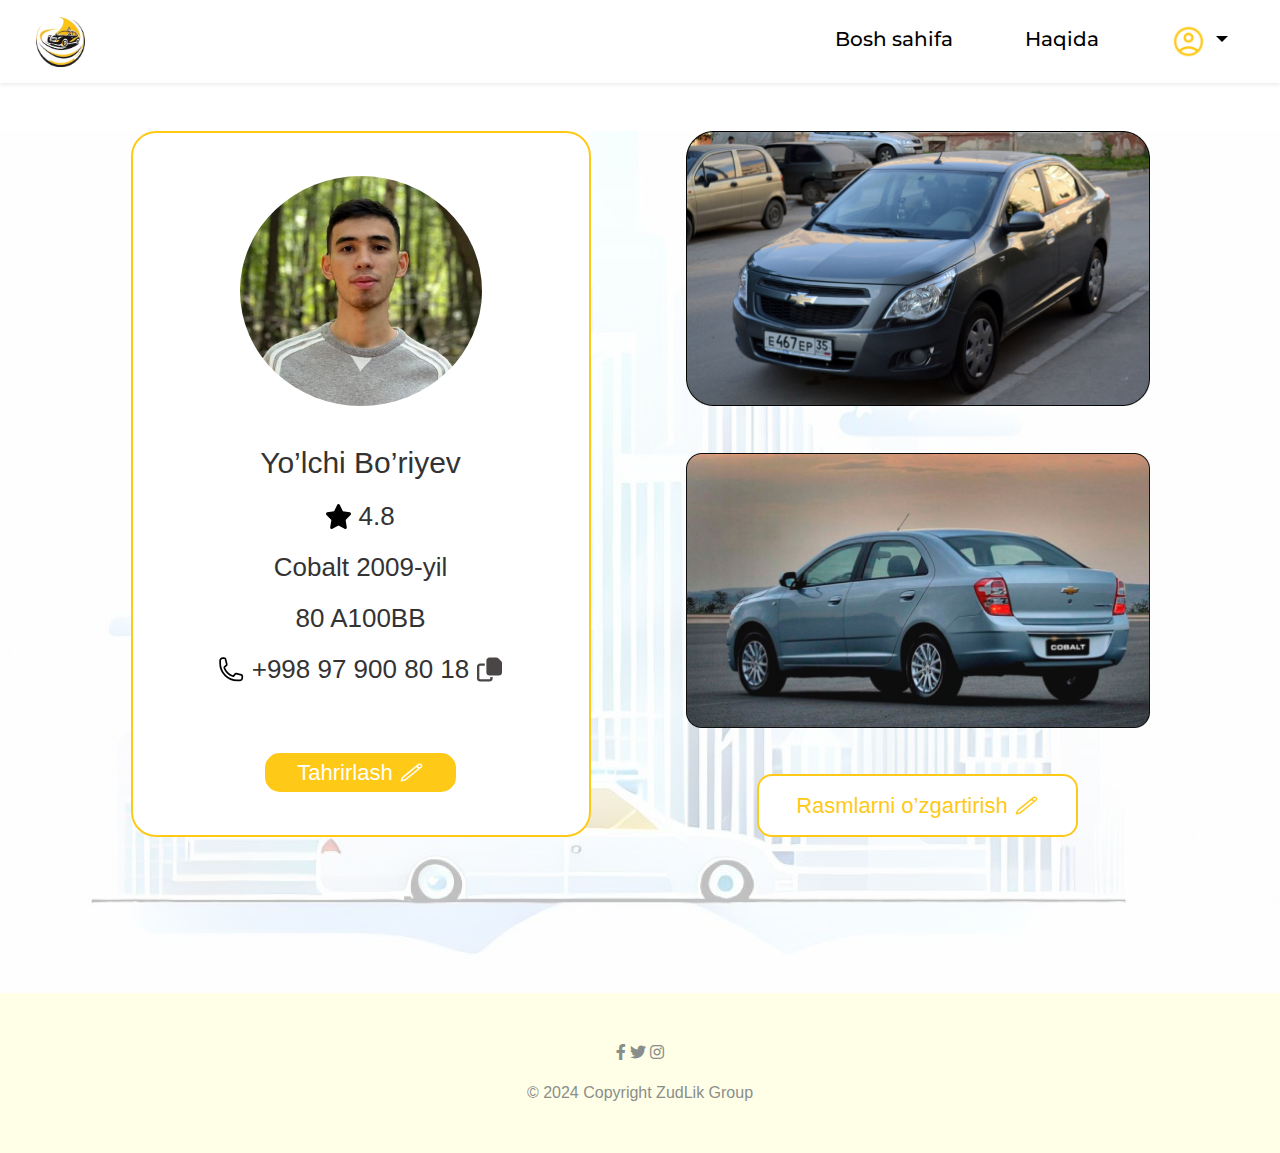
<file: driver.html>
<!DOCTYPE html>
<html lang="uz">

<head>
    <meta charset="UTF-8">
    <meta name="viewport" content="width=device-width, initial-scale=1.0">
    <title>Driver</title>
    <link href="https://cdn.jsdelivr.net/npm/bootstrap@5.3.0-alpha3/dist/css/bootstrap.min.css" rel="stylesheet">
    <link rel="stylesheet" href="https://cdnjs.cloudflare.com/ajax/libs/font-awesome/6.0.0-beta3/css/all.min.css">
    <link href="https://fonts.googleapis.com/css2?family=Montserrat:wght@400;700&display=swap" rel="stylesheet">
    <link rel="stylesheet" href="static/css/global.css">
    <link rel="stylesheet" href="static/css/driver.css">
    <link href="https://fonts.googleapis.com/css2?family=Montserrat:wght@400;700&display=swap" rel="stylesheet">
</head>

<body>
    <!-- Header -->
    <header class="bg-white p-4 py-3 shadow-sm custom-header">
        <div class="container d-flex justify-content-between align-items-center">
            <div class="logo">
                <a href="index.html">
                    <img src="static/pictures/logo.png" alt="ZoodLik Logo" class="logo-img">
                </a>
            </div>
            <!-- Toggle Button for Mobile Screens -->
            <button class="menu-toggle" aria-label="Toggle navigation">
                &#9776; <!-- Unicode character for a hamburger menu -->
            </button>
            <nav>
                <ul class="nav">
                    <li class="nav-item"><a href="#" class="nav-link">Bosh sahifa</a></li>
                    <li class="nav-item"><a href="#" class="nav-link">Haqida</a></li>
                    <li class="nav-item dropdown">
                        <a class="nav-link dropdown-toggle" href="#" id="navbarDropdown" role="button"
                            data-bs-toggle="dropdown" aria-expanded="false">
                            <img src="static/pictures/user.png" alt="User" style="width: 35px; height: 35px;">
                        </a>
                        <ul class="dropdown-menu" aria-labelledby="navbarDropdown">
                            <li><a class="dropdown-item modal-link" href="#kirish-modal">Kirish</a></li>
                            <li>
                                <hr class="dropdown-divider">
                            </li>
                            <li><a class="dropdown-item" href="signup.html">Haydovchi bo'lib ro'yxatdan o'tish</a></li>
                        </ul>
                    </li>
                </ul>
            </nav>
        </div>

           <!-- Modal -->
           <div id="kirish-modal" class="kirish-modal">
            <div class="kirish-modal-content">
                <a href="#" class="close-btn">
                    &times;
                    <!-- <img width="15px" height="30px" src="static/pictures/modal/x.svg" alt="close-button"> -->
                </a>
                <h1>Kirish</h1>
                <h2>Akkountingiz yo’qmi ? <a href="#royxatdon-modal">Ro’yxatdan o’tish</a></h2>
                <!-- form -->
                <form class="modal-form">
                    <div class="input-group">

                        <label for="phone">*telefon raqam</label>
                        <div class="input-container">
                            <span>+998</span>
                            <input type="text" id="phone" placeholder="">
                        </div>
                    </div>
                    <div class="input-group">

                        <label for="parol">*parol</label>
                        <div class="input-container">
                            <input type="text" id="palor" placeholder="">
                        </div>
                    </div>
                    <button class="modal-button">Kirish</button>

                </form>
            </div>
        </div>

        <div id="royxatdon-modal" class="kirish-modal">
            <div class="kirish-modal-content">
                <a href="#" class="close-btn">
                    &times;
                    <!-- <img width="15px" height="30px" src="static/pictures/modal/x.svg" alt="close-button"> -->
                </a>
                <h1>Ro’yxatdan o’tish</h1>
                <h2>Akkountingiz bormi ?<a href="#kirish-modal">Kirish</a></h2>
                <!-- form -->
                <form class="modal-form">
                    <div class="input-group">
                        <label for="phone">*telefon raqam</label>
                        <div class="input-container">
                            <span>+998</span>
                            <input type="text" id="phone" placeholder="Enter phone number">
                        </div>
                    </div>
                    <a class="modal-button" href="#tasdiqlash-modal">
                        Davom etish
                    </a>
                </form>
            </div>
        </div>

        <div id="tasdiqlash-modal" class="kirish-modal">
            <div class="kirish-modal-content">
                <a href="#" class="close-btn">
                    &times;
                    <!-- <img width="15px" height="30px" src="static/pictures/modal/x.svg" alt="close-button"> -->
                </a>
                <h1>Tasdiqlash kodini kiriting</h1>
                <!-- form -->
                <form class="modal-form">
                    <div class="input-group">

                        <div class="input-container">
                            <input type="password" id="passcode" placeholder="">
                        </div>
                        
                    </div>
                    <a href="#last-modal" class="modal-button">Tasdiqlash</a>
                </form>
            </div>
        </div>
        
        <div id="last-modal" class="kirish-modal">
            <div class="kirish-modal-content">
                <a href="#" class="close-btn">
                    &times;
                </a>
                <h1>Ro’yxatdan o’tish</h1>
                <!-- form -->
                <form class="modal-form">
                    <div class="input-group">

                        <div class="input-group">

                            <label for="phone">*Ismingiz</label>
                            <div class="input-container">
                                <input type="text" id="palor" placeholder="">
                            </div>
                        </div>
                        <div class="input-group">
    
                            <label for="parol">*Familiyangiz</label>
                            <div class="input-container">
                                <input type="text" id="palor" placeholder="">
                            </div>
                        </div>
                        <div class="input-group">

                            <label for="phone">*Parol</label>
                            <div class="input-container">
                                <input type="text" id="palor" placeholder="">
                            </div>
                        </div>
                        <div class="input-group">
    
                            <label for="parol">*Parolni tasdiqlang</label>
                            <div class="input-container">
                                <input type="text" id="palor" placeholder="">
                            </div>
                        </div>
                    </div>
                    <a href="#" class="modal-button">Yakunlash</a>
                </form>
            </div>
        </div>
    </header>
    
    <div class="container-fluid p-0">

        <!-- Main Content -->
        <section class="container-fluid mt-5 px-3 main-content">
            <div class=" driver-profile">
                <a href="notification.html">
                    <img src="static/pictures/person.jpg"
                        style="width: 242px; height: 230px; border-radius: 50%; object-fit: cover;" alt="user">
                </a>
                <div class="driver-text" style="display: flex; flex-direction: column; height: 100%;">
                    <span class="driver-name" style=" font-weight: 500;font-size: 30px;">Yo’lchi Bo’riyev</span>
                    <span>
                        <img style="width: 25px; height: 27px; margin: -4px 0 0 0"
                            src="static/pictures/driver/black-star.svg" />
                        4.8
                    </span>
                    <span>Cobalt 2009-yil</span>
                    <span>80 A100BB</span>
                    <span>
                        <img style="width: 25px; height: 27px; margin: -4px 0 0 0"
                            src="static/pictures/driver/phone-icon.svg" />
                        +998 97 900 80 18
                        <img style="width: 25px; height: 27px; margin: -4px 0 0 0"
                            src="static/pictures/driver/copy-icon.svg" />

                    </span>
                </div>
                <button class="edit-button" style="font-size: 22px; color: white; margin-top: 30px;">Tahrirlash
                    <img src="static/pictures/driver/pencil-icon.svg" />
                </button>


            </div>
            <div class="picture-profile">
                <img class="picture-frame" src="static/pictures/driver/shevrole-front.png" alt="car picture">
                <img class="picture-frame" src="static/pictures/driver/shevrole-back.png" alt="car picture">
                <button class="edit-picture-button" style="font-size: 22px; color: white;">
                    <span>Rasmlarni o’zgartirish</span>
                    <img style="width: 25px; height: 27px; margin: -4px 0 0 0"
                        src="static/pictures/driver/yellow-pencil-icon.svg" />
                </button>
            </div>
        </section>

        <!-- Footer -->
        <footer class="text-center py-5">


            <div class="container">
                <!-- <div class="row">
                    <div class="col-md-4 text-left">
                        <span class="footer-brand">ZudLik</span>
                    </div> -->
                <div class="text-center">
                    <div class="footer-icons">
                        <p>
                            <i class="fab fa-facebook-f"></i>
                            <i class="fab fa-twitter"></i>
                            <i class="fab fa-instagram"></i>
                        </p>
                    </div>
                    &copy; 2024 Copyright ZudLik Group
                </div>
                <!-- <div class="col-md-4 text-right">
                    </div> -->
            </div>

        </footer>
    </div>

    <script src="https://cdn.jsdelivr.net/npm/bootstrap@5.3.0-alpha3/dist/js/bootstrap.bundle.min.js"></script>
    <script src="static/js/scripts.js"></script>
</body>

</html>
</file>
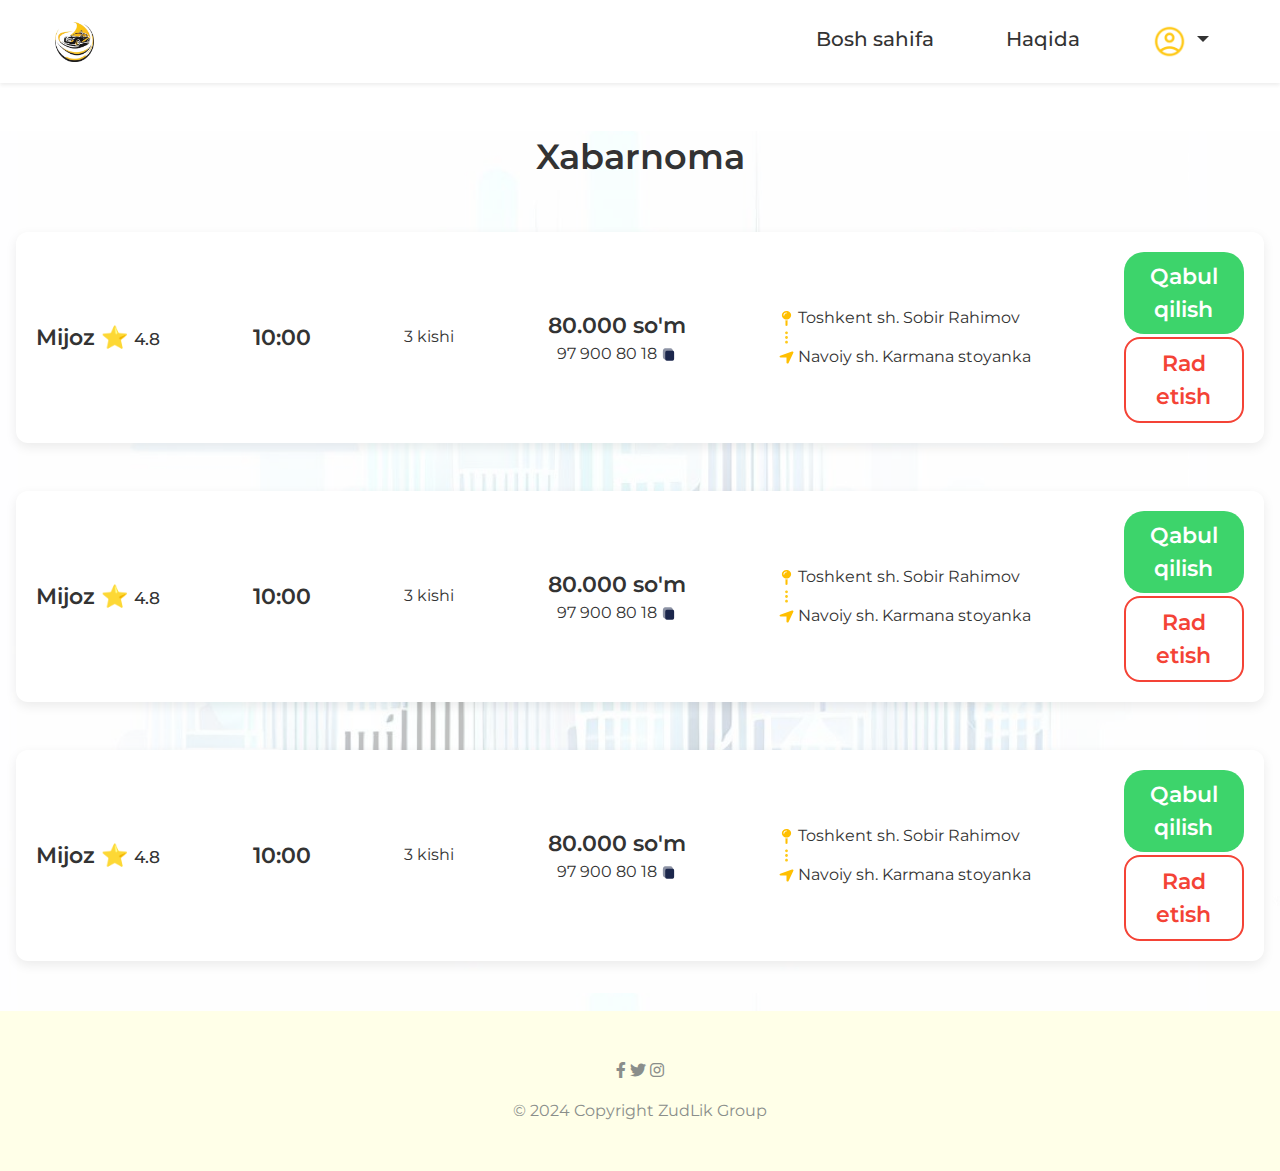
<file: notification.html>
<!DOCTYPE html>
<html lang="uz">

<head>
    <meta charset="UTF-8">
    <meta name="viewport" content="width=device-width, initial-scale=1.0">
    <title>Search Results</title>
    <link href="https://cdn.jsdelivr.net/npm/bootstrap@5.3.0-alpha3/dist/css/bootstrap.min.css" rel="stylesheet">
    <link rel="stylesheet" href="https://cdnjs.cloudflare.com/ajax/libs/font-awesome/6.0.0-beta3/css/all.min.css">
    <link href="https://fonts.googleapis.com/css2?family=Montserrat:wght@400;700&display=swap" rel="stylesheet">
    <link rel="stylesheet" href="static/css/global.css">
    <link rel="stylesheet" href="static/css/notification.css">
    <link href="https://fonts.googleapis.com/css2?family=Montserrat:wght@400;700&display=swap" rel="stylesheet">
</head>

<body>
    <!-- Header -->
    <header class="bg-white p-4 py-3 shadow-sm custom-header">
        <div class="container d-flex justify-content-between align-items-center">
            <div class="logo">
                <a href="index.html">
                    <img src="static/pictures/logo.png" alt="ZoodLik Logo" class="logo-img">
                </a>
            </div>
            <!-- Toggle Button for Mobile Screens -->
            <button class="menu-toggle" aria-label="Toggle navigation">
                &#9776; <!-- Unicode character for a hamburger menu -->
            </button>
            <nav>
                <ul class="nav">
                    <li class="nav-item"><a href="#" class="nav-link">Bosh sahifa</a></li>
                    <li class="nav-item"><a href="#" class="nav-link">Haqida</a></li>
                    <li class="nav-item dropdown">
                        <a class="nav-link dropdown-toggle" href="#" id="navbarDropdown" role="button"
                            data-bs-toggle="dropdown" aria-expanded="false">
                            <img src="static/pictures/user.png" alt="User" style="width: 35px; height: 35px;">
                        </a>
                        <ul class="dropdown-menu" aria-labelledby="navbarDropdown">
                            <li><a class="dropdown-item modal-link" href="#kirish-modal">Kirish</a></li>
                            <li>
                                <hr class="dropdown-divider">
                            </li>
                            <li><a class="dropdown-item" href="signup.html">Haydovchi bo'lib ro'yxatdan o'tish</a></li>
                        </ul>
                    </li>
                </ul>
            </nav>
        </div>

           <!-- Modal -->
           <div id="kirish-modal" class="kirish-modal">
            <div class="kirish-modal-content">
                <a href="#" class="close-btn">
                    &times;
                    <!-- <img width="15px" height="30px" src="static/pictures/modal/x.svg" alt="close-button"> -->
                </a>
                <h1>Kirish</h1>
                <h2>Akkountingiz yo’qmi ? <a href="#royxatdon-modal">Ro’yxatdan o’tish</a></h2>
                <!-- form -->
                <form class="modal-form">
                    <div class="input-group">

                        <label for="phone">*telefon raqam</label>
                        <div class="input-container">
                            <span>+998</span>
                            <input type="text" id="phone" placeholder="">
                        </div>
                    </div>
                    <div class="input-group">

                        <label for="parol">*parol</label>
                        <div class="input-container">
                            <input type="text" id="palor" placeholder="">
                        </div>
                    </div>
                    <button class="modal-button">Kirish</button>

                </form>
            </div>
        </div>

        <div id="royxatdon-modal" class="kirish-modal">
            <div class="kirish-modal-content">
                <a href="#" class="close-btn">
                    &times;
                    <!-- <img width="15px" height="30px" src="static/pictures/modal/x.svg" alt="close-button"> -->
                </a>
                <h1>Ro’yxatdan o’tish</h1>
                <h2>Akkountingiz bormi ?<a href="#kirish-modal">Kirish</a></h2>
                <!-- form -->
                <form class="modal-form">
                    <div class="input-group">
                        <label for="phone">*telefon raqam</label>
                        <div class="input-container">
                            <span>+998</span>
                            <input type="text" id="phone" placeholder="Enter phone number">
                        </div>
                    </div>
                    <a class="modal-button" href="#tasdiqlash-modal">
                        Davom etish
                    </a>
                </form>
            </div>
        </div>

        <div id="tasdiqlash-modal" class="kirish-modal">
            <div class="kirish-modal-content">
                <a href="#" class="close-btn">
                    &times;
                    <!-- <img width="15px" height="30px" src="static/pictures/modal/x.svg" alt="close-button"> -->
                </a>
                <h1>Tasdiqlash kodini kiriting</h1>
                <!-- form -->
                <form class="modal-form">
                    <div class="input-group">

                        <div class="input-container">
                            <input type="password" id="passcode" placeholder="">
                        </div>
                        
                    </div>
                    <a href="#last-modal" class="modal-button">Tasdiqlash</a>
                </form>
            </div>
        </div>
        
        <div id="last-modal" class="kirish-modal">
            <div class="kirish-modal-content">
                <a href="#" class="close-btn">
                    &times;
                </a>
                <h1>Ro’yxatdan o’tish</h1>
                <!-- form -->
                <form class="modal-form">
                    <div class="input-group">

                        <div class="input-group">

                            <label for="phone">*Ismingiz</label>
                            <div class="input-container">
                                <input type="text" id="palor" placeholder="">
                            </div>
                        </div>
                        <div class="input-group">
    
                            <label for="parol">*Familiyangiz</label>
                            <div class="input-container">
                                <input type="text" id="palor" placeholder="">
                            </div>
                        </div>
                        <div class="input-group">

                            <label for="phone">*Parol</label>
                            <div class="input-container">
                                <input type="text" id="palor" placeholder="">
                            </div>
                        </div>
                        <div class="input-group">
    
                            <label for="parol">*Parolni tasdiqlang</label>
                            <div class="input-container">
                                <input type="text" id="palor" placeholder="">
                            </div>
                        </div>
                    </div>
                    <a href="#" class="modal-button">Yakunlash</a>
                </form>
            </div>
        </div>
    </header>

    <div class="container-fluid p-0">
        <!-- Main Content -->
        <section class="container-fluid mt-5 px-3 main-content">
            <div class="d-flex justify-content-center">
                <span style="font-size: 35px; font-weight: 600;">Xabarnoma</span>
            </div>

            <!-- Card Section -->
            <!-- Card 1 -->
            <div class="card-custom mt-5 d-flex align-items-center justify-content-between">
                <div class="column-1">
                    <div class="driver-name">
                        Mijoz ⭐ <span class="applied-rating"> 4.8</span>
                    </div>
                </div>

                <!-- Column 1: Driver Name and Car -->
                <div class="column-1 d-flex flex-column">
                    <div class="time">10:00</div>
                </div>

                <!-- Column 1: Time and Passenger Info -->
                <div class="column-3 d-flex flex-column text-center">
                    <div>3 kishi</div>
                </div>

                <!-- Column 1: Price Info -->
                <div class="column-4 d-flex flex-column text-center">
                    <div class="price">80.000 so'm</div>
                    <div><span>97 900 80 18</span>
                        <image src="static/pictures/result/copy-icon.svg" alt="copy" style="width: 15px; height: 15px;">
                    </div>
                </div>

                <!-- Column 5: Locations -->
                <div class="column-5 d-flex flex-column text-left">
                    <div>
                        <image src="static/pictures/result/pin-icon.svg" alt="Location"
                            style="width: 15px; height: 15px;">
                            Toshkent sh. Sobir Rahimov
                    </div>
                    <image src="static/pictures/result/dot-icon.svg" alt="Location" style="width: 15px; height: 15px;">
                        <div>
                            <image src="static/pictures/result/arrow-icon.svg" alt="Location"
                                style="width: 15px; height: 15px;">
                                Navoiy sh. Karmana stoyanka
                        </div>
                </div>

                <!-- Join Button -->
                <div style="display: flex; flex-direction: column; gap:3px">
                    <button class="btn btn-accept btn-custom">Qabul qilish</button>
                    <button class="btn btn-cancel btn-custom">Rad etish</button>
                </div>
            </div>

            <!-- Card 2-->
            <div class="card-custom mt-5 d-flex align-items-center justify-content-between">
                <div class="column-1">
                    <div class="driver-name">
                        Mijoz ⭐ <span class="applied-rating"> 4.8</span>
                    </div>
                </div>

                <!-- Column 1: Driver Name and Car -->
                <div class="column-1 d-flex flex-column">
                    <div class="time">10:00</div>
                </div>

                <!-- Column 1: Time and Passenger Info -->
                <div class="column-3 d-flex flex-column text-center">
                    <div>3 kishi</div>
                </div>

                <!-- Column 1: Price Info -->
                <div class="column-4 d-flex flex-column text-center">
                    <div class="price">80.000 so'm</div>
                    <div><span>97 900 80 18</span>
                        <image src="static/pictures/result/copy-icon.svg" alt="copy" style="width: 15px; height: 15px;">
                    </div>
                </div>

                <!-- Column 5: Locations -->
                <div class="column-5 d-flex flex-column text-left">
                    <div>
                        <image src="static/pictures/result/pin-icon.svg" alt="Location"
                            style="width: 15px; height: 15px;">
                            Toshkent sh. Sobir Rahimov
                    </div>
                    <image src="static/pictures/result/dot-icon.svg" alt="Location" style="width: 15px; height: 15px;">
                        <div>
                            <image src="static/pictures/result/arrow-icon.svg" alt="Location"
                                style="width: 15px; height: 15px;">
                                Navoiy sh. Karmana stoyanka
                        </div>
                </div>

                <!-- Join Button -->
                <div style="display: flex; flex-direction: column; gap:3px">
                    <button class="btn btn-accept btn-custom">Qabul qilish</button>
                    <button class="btn btn-cancel btn-custom">Rad etish</button>
                </div>
            </div>

            <!-- Card 3-->
            <div class="card-custom mt-5 d-flex align-items-center justify-content-between">
                <div class="column-1">
                    <div class="driver-name">
                        Mijoz ⭐ <span class="applied-rating"> 4.8</span>
                    </div>
                </div>

                <!-- Column 1: Driver Name and Car -->
                <div class="column-1 d-flex flex-column">
                    <div class="time">10:00</div>
                </div>

                <!-- Column 1: Time and Passenger Info -->
                <div class="column-3 d-flex flex-column text-center">
                    <div>3 kishi</div>
                </div>

                <!-- Column 1: Price Info -->
                <div class="column-4 d-flex flex-column text-center">
                    <div class="price">80.000 so'm</div>
                    <div><span>97 900 80 18</span>
                        <image src="static/pictures/result/copy-icon.svg" alt="copy" style="width: 15px; height: 15px;">
                    </div>
                </div>

                <!-- Column 5: Locations -->
                <div class="column-5 d-flex flex-column text-left">
                    <div>
                        <image src="static/pictures/result/pin-icon.svg" alt="Location"
                            style="width: 15px; height: 15px;">
                            Toshkent sh. Sobir Rahimov
                    </div>
                    <image src="static/pictures/result/dot-icon.svg" alt="Location" style="width: 15px; height: 15px;">
                        <div>
                            <image src="static/pictures/result/arrow-icon.svg" alt="Location"
                                style="width: 15px; height: 15px;">
                                Navoiy sh. Karmana stoyanka
                        </div>
                </div>

                <!-- Join Button -->
                <div style="display: flex; flex-direction: column; gap:3px">
                    <button class="btn btn-accept btn-custom">Qabul qilish</button>
                    <button class="btn btn-cancel btn-custom">Rad etish</button>
                </div>
            </div>

            <!-- Repeat for other cards -->
        </section>

        <!-- Footer -->
        <footer class="text-center py-5">


            <div class="container">
                <!-- <div class="row">
                    <div class="col-md-4 text-left">
                        <span class="footer-brand">ZudLik</span>
                    </div> -->
                <div class="text-center">
                    <div class="footer-icons">
                        <p>
                            <i class="fab fa-facebook-f"></i>
                            <i class="fab fa-twitter"></i>
                            <i class="fab fa-instagram"></i>
                        </p>
                    </div>
                    &copy; 2024 Copyright ZudLik Group
                </div>
                <!-- <div class="col-md-4 text-right">
                    </div> -->
            </div>

        </footer>
    </div>

    <script src="https://cdn.jsdelivr.net/npm/bootstrap@5.3.0-alpha3/dist/js/bootstrap.bundle.min.js"></script>
    <script src="static/js/scripts.js"></script>
</body>

</html>
</file>
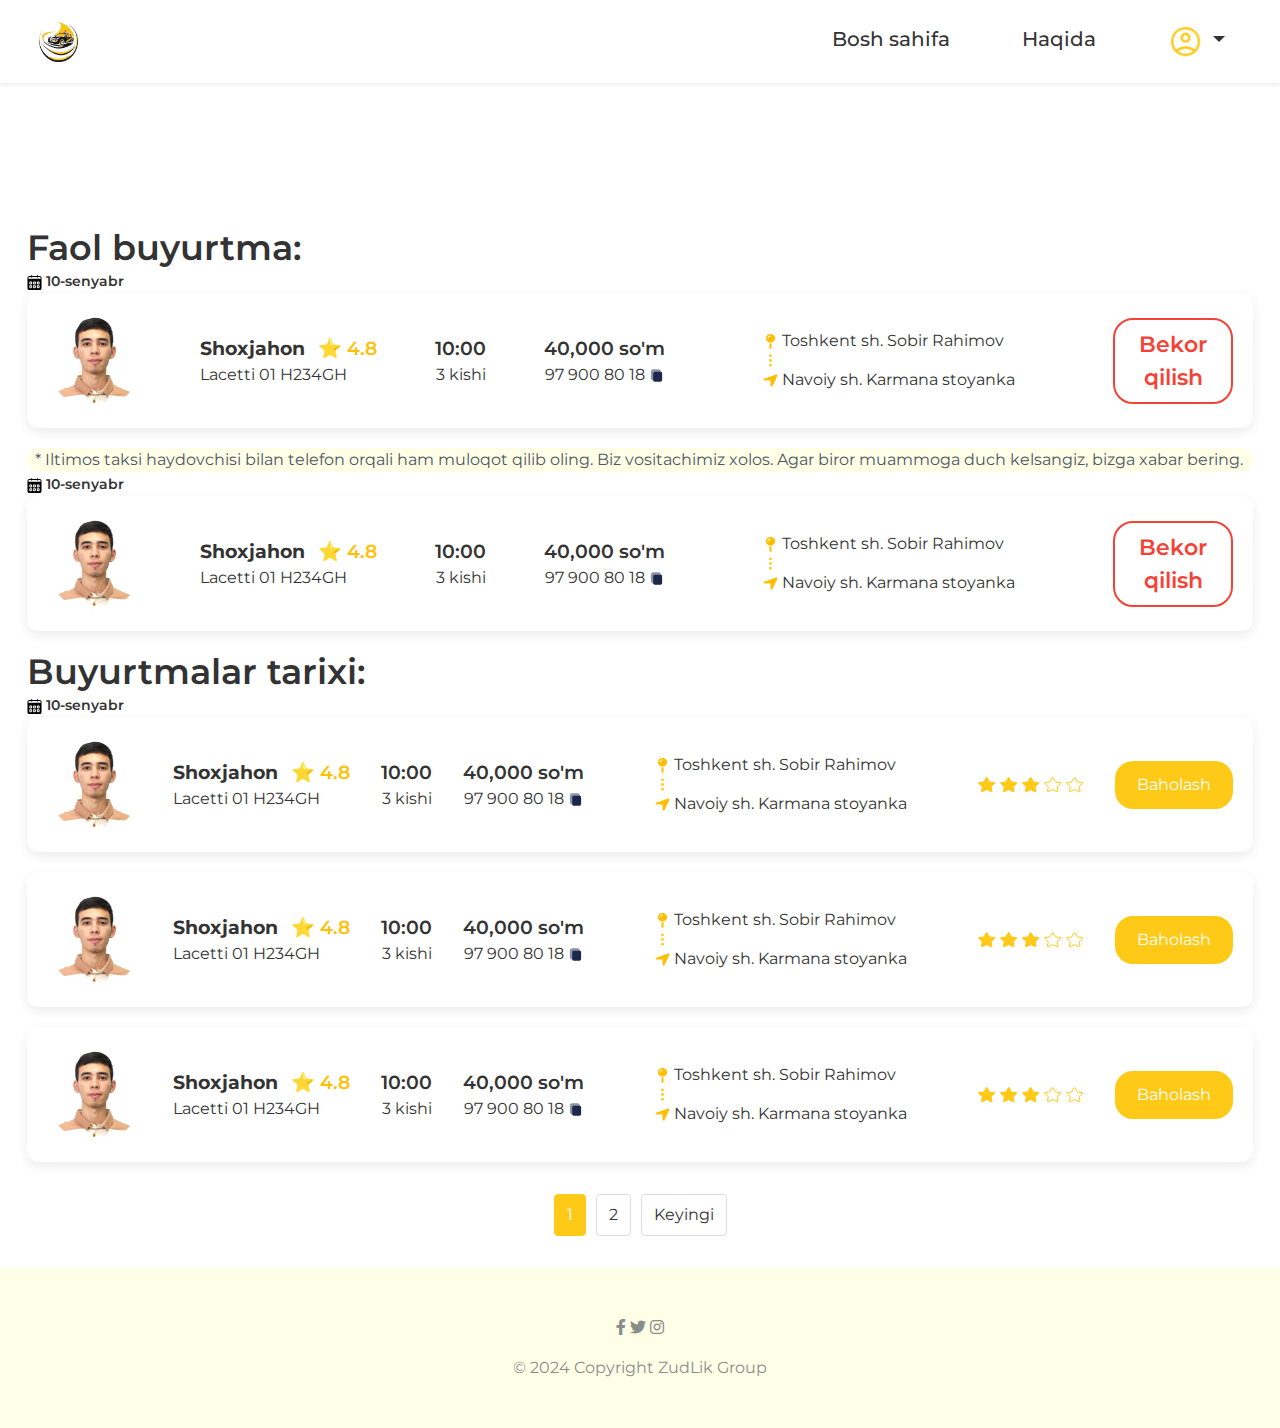
<file: order.html>
<!DOCTYPE html>
<html lang="uz">

<head>
    <meta charset="UTF-8">
    <meta name="viewport" content="width=device-width, initial-scale=1.0">
    <title>Search Results</title>
    <link href="https://cdn.jsdelivr.net/npm/bootstrap@5.3.0-alpha3/dist/css/bootstrap.min.css" rel="stylesheet">
    <link rel="stylesheet" href="https://cdnjs.cloudflare.com/ajax/libs/font-awesome/6.0.0-beta3/css/all.min.css">
    <link href="https://fonts.googleapis.com/css2?family=Montserrat:wght@400;700&display=swap" rel="stylesheet">
    <link rel="stylesheet" href="static/css/global.css">
    <link rel="stylesheet" href="static/css/order.css">
    <link href="https://fonts.googleapis.com/css2?family=Montserrat:wght@400;700&display=swap" rel="stylesheet">

</head>

<body>
    <!-- Header -->
    <header class="bg-white p-4 py-3 shadow-sm custom-header">
        <div class="container d-flex justify-content-between align-items-center">
            <div class="logo">
                <a href="index.html">
                    <img src="static/pictures/logo.png" alt="ZoodLik Logo" class="logo-img">
                </a>
            </div>
            <!-- Toggle Button for Mobile Screens -->
            <button class="menu-toggle" aria-label="Toggle navigation">
                &#9776; <!-- Unicode character for a hamburger menu -->
            </button>
            <nav>
                <ul class="nav">
                    <li class="nav-item"><a href="#" class="nav-link">Bosh sahifa</a></li>
                    <li class="nav-item"><a href="#" class="nav-link">Haqida</a></li>
                    <li class="nav-item dropdown">
                        <a class="nav-link dropdown-toggle" href="#" id="navbarDropdown" role="button"
                            data-bs-toggle="dropdown" aria-expanded="false">
                            <img src="static/pictures/user.png" alt="User" style="width: 35px; height: 35px;">
                        </a>
                        <ul class="dropdown-menu" aria-labelledby="navbarDropdown">
                            <li><a class="dropdown-item modal-link" href="#kirish-modal">Kirish</a></li>
                            <li>
                                <hr class="dropdown-divider">
                            </li>
                            <li><a class="dropdown-item" href="signup.html">Haydovchi bo'lib ro'yxatdan o'tish</a></li>
                        </ul>
                    </li>
                </ul>
            </nav>
        </div>

           <!-- Modal -->
           <div id="kirish-modal" class="kirish-modal">
            <div class="kirish-modal-content">
                <a href="#" class="close-btn">
                    &times;
                    <!-- <img width="15px" height="30px" src="static/pictures/modal/x.svg" alt="close-button"> -->
                </a>
                <h1>Kirish</h1>
                <h2>Akkountingiz yo’qmi ? <a href="#royxatdon-modal">Ro’yxatdan o’tish</a></h2>
                <!-- form -->
                <form class="modal-form">
                    <div class="input-group">

                        <label for="phone">*telefon raqam</label>
                        <div class="input-container">
                            <span>+998</span>
                            <input type="text" id="phone" placeholder="">
                        </div>
                    </div>
                    <div class="input-group">

                        <label for="parol">*parol</label>
                        <div class="input-container">
                            <input type="text" id="palor" placeholder="">
                        </div>
                    </div>
                    <button class="modal-button">Kirish</button>

                </form>
            </div>
        </div>

        <div id="royxatdon-modal" class="kirish-modal">
            <div class="kirish-modal-content">
                <a href="#" class="close-btn">
                    &times;
                    <!-- <img width="15px" height="30px" src="static/pictures/modal/x.svg" alt="close-button"> -->
                </a>
                <h1>Ro’yxatdan o’tish</h1>
                <h2>Akkountingiz bormi ?<a href="#kirish-modal">Kirish</a></h2>
                <!-- form -->
                <form class="modal-form">
                    <div class="input-group">
                        <label for="phone">*telefon raqam</label>
                        <div class="input-container">
                            <span>+998</span>
                            <input type="text" id="phone" placeholder="Enter phone number">
                        </div>
                    </div>
                    <a class="modal-button" href="#tasdiqlash-modal">
                        Davom etish
                    </a>
                </form>
            </div>
        </div>

        <div id="tasdiqlash-modal" class="kirish-modal">
            <div class="kirish-modal-content">
                <a href="#" class="close-btn">
                    &times;
                    <!-- <img width="15px" height="30px" src="static/pictures/modal/x.svg" alt="close-button"> -->
                </a>
                <h1>Tasdiqlash kodini kiriting</h1>
                <!-- form -->
                <form class="modal-form">
                    <div class="input-group">

                        <div class="input-container">
                            <input type="password" id="passcode" placeholder="">
                        </div>
                        
                    </div>
                    <a href="#last-modal" class="modal-button">Tasdiqlash</a>
                </form>
            </div>
        </div>
        
        <div id="last-modal" class="kirish-modal">
            <div class="kirish-modal-content">
                <a href="#" class="close-btn">
                    &times;
                </a>
                <h1>Ro’yxatdan o’tish</h1>
                <!-- form -->
                <form class="modal-form">
                    <div class="input-group">

                        <div class="input-group">

                            <label for="phone">*Ismingiz</label>
                            <div class="input-container">
                                <input type="text" id="palor" placeholder="">
                            </div>
                        </div>
                        <div class="input-group">
    
                            <label for="parol">*Familiyangiz</label>
                            <div class="input-container">
                                <input type="text" id="palor" placeholder="">
                            </div>
                        </div>
                        <div class="input-group">

                            <label for="phone">*Parol</label>
                            <div class="input-container">
                                <input type="text" id="palor" placeholder="">
                            </div>
                        </div>
                        <div class="input-group">
    
                            <label for="parol">*Parolni tasdiqlang</label>
                            <div class="input-container">
                                <input type="text" id="palor" placeholder="">
                            </div>
                        </div>
                    </div>
                    <a href="#" class="modal-button">Yakunlash</a>
                </form>
            </div>
        </div>
    </header>
    
    <div class="container-fluid">

        <!-- Empty Div For Pre Margin -->
        <div class="start-page container ">
        </div>

        <!-- Bekor Qilish Modal -->
        <div id="bekor-qilish-modal" class="kirish-modal">
            <div class="bekor-qilish-modal-content">
                <a href="#" class="close-btn">
                    &times;
                    <!-- <img width="15px" height="30px" src="static/pictures/modal/x.svg" alt="close-button"> -->
                </a>
                <h2>Bekor qilish sababini kiriting:</h2>
                <textarea name="" id="" cols="30" rows="3"></textarea>
                <span class="modal-sub-text">* Sababsiz 1 haftada 5 ta bekor qilsangiz akkount 1 kunga
                    bloklanadi.</span>
                <div class="modal-button-group">
                    <button class="btn modal-btn-cancel modal-btn-custom">Ortga
                    </button>
                    <button class="btn modal-btn-accept modal-btn-custom">Tasdiqlang</button>
                </div>
            </div>
        </div>

        <!-- Rating Modal -->
        <div id="rating-modal" class="rating-modal">
            <div class="rating-modal-content">
                <a href="#" class="close-btn">
                    &times;
                    <!-- <img width="15px" height="30px" src="static/pictures/modal/x.svg" alt="close-button"> -->
                </a>
                <h2>Iltimos baholang</h2>
                <div class="rating-images">
                    <img width="45" height="45" src="static/pictures/order/filled-star.svg" />
                    <img width="45" height="45" src="static/pictures/order/filled-star.svg" />
                    <img width="45" height="45" src="static/pictures/order/filled-star.svg" />
                    <img width="45" height="45" src="static/pictures/order/outline-star.svg" />
                    <img width="45" height="45" src="static/pictures/order/outline-star.svg" />
                </div>
                <button class="btn-baholash">Baholash</button>
            </div>
        </div>


        <!-- Main Content -->
        <div class="main-content container mt-5">
            <h1 class="order-title">Faol buyurtma:</h1>
            <span class="results-count">
                <image src="static/pictures/calendar.svg" alt="Calendar" style="width: 15px; height: 15px;">
                    10-senyabr
            </span>
            <!-- Card 1 -->
            <div class="card-custom d-flex align-items-center justify-content-between">
                <!-- Column 1: Driver Image -->
                <div class="column-1">
                    <a href="driver.html">
                        <img src="static/pictures/userResult.png" alt="Driver" class="user-image">
                    </a>
                </div>

                <!-- Column 2: Driver Name and Car -->
                <div class="column-2 d-flex flex-column">
                    <div class="driver-name">
                        Shoxjahon <span class="rating">⭐ 4.8</span>
                    </div>
                    <div>Lacetti 01 H234GH</div>
                </div>

                <!-- Column 3: Time and Passenger Info -->
                <div class="column-3 d-flex flex-column text-center">
                    <div class="time">10:00</div>
                    <div>3 kishi</div>
                </div>

                <!-- Column 4: Price Info -->
                <div class="column-4 d-flex flex-column text-center">
                    <div class="price">40,000 so'm</div>
                    <div><span>97 900 80 18</span>
                        <image src="static/pictures/result/copy-icon.svg" alt="copy" style="width: 15px; height: 15px;">
                    </div>
                </div>

                <!-- Column 5: Locations -->
                <div class="column-5 d-flex flex-column text-left">
                    <div>
                        <image src="static/pictures/result/pin-icon.svg" alt="Location"
                            style="width: 15px; height: 15px;">
                            Toshkent sh. Sobir Rahimov
                    </div>
                    <image src="static/pictures/result/dot-icon.svg" alt="Location" style="width: 15px; height: 15px;">
                        <div>
                            <image src="static/pictures/result/arrow-icon.svg" alt="Location"
                                style="width: 15px; height: 15px;">
                                Navoiy sh. Karmana stoyanka
                        </div>
                </div>

                <!-- Join Button -->
                <a href="#bekor-qilish-modal">
                    <button class="btn btn-cancel btn-custom">
                        Bekor qilish
                    </button>
                </a>

            </div>

            <div style="background-color: #FFFFE8; color: #4D5662; border-radius: 12px; padding-left: 8px;">
                * Iltimos taksi haydovchisi bilan telefon orqali ham muloqot qilib oling. Biz vositachimiz xolos. Agar
                biror muammoga duch kelsangiz, bizga xabar bering.
            </div>
            <span class="results-count">
                <image src="static/pictures/calendar.svg" alt="Calendar" style="width: 15px; height: 15px;">
                    10-senyabr
            </span>

            <div class="card-custom d-flex align-items-center justify-content-between">
                <!-- Column 1: Driver Image -->
                <div class="column-1">
                    <img src="static/pictures/userResult.png" alt="Driver" class="user-image">
                </div>

                <!-- Column 2: Driver Name and Car -->
                <div class="column-2 d-flex flex-column">
                    <div class="driver-name">
                        Shoxjahon <span class="rating">⭐ 4.8</span>
                    </div>
                    <div>Lacetti 01 H234GH</div>
                </div>

                <!-- Column 3: Time and Passenger Info -->
                <div class="column-3 d-flex flex-column text-center">
                    <div class="time">10:00</div>
                    <div>3 kishi</div>
                </div>

                <!-- Column 4: Price Info -->
                <div class="column-4 d-flex flex-column text-center">
                    <div class="price">40,000 so'm</div>
                    <div><span>97 900 80 18</span>
                        <image src="static/pictures/result/copy-icon.svg" alt="copy" style="width: 15px; height: 15px;">
                    </div>
                </div>

                <!-- Column 5: Locations -->
                <div class="column-5 d-flex flex-column text-left">
                    <div>
                        <image src="static/pictures/result/pin-icon.svg" alt="Location"
                            style="width: 15px; height: 15px;">
                            Toshkent sh. Sobir Rahimov
                    </div>
                    <image src="static/pictures/result/dot-icon.svg" alt="Location" style="width: 15px; height: 15px;">
                        <div>
                            <image src="static/pictures/result/arrow-icon.svg" alt="Location"
                                style="width: 15px; height: 15px;">
                                Navoiy sh. Karmana stoyanka
                        </div>
                </div>

                <!-- Join Button -->
                <a href="#bekor-qilish-modal">
                    <button class="btn btn-cancel btn-custom">
                        Bekor qilish
                    </button>
                </a>
            </div>

            <h1 class="order-title">Buyurtmalar tarixi:</h1>
            <span class="results-count">
                <image src="static/pictures/calendar.svg" alt="Calendar" style="width: 15px; height: 15px;">
                    10-senyabr
            </span>

            <!-- Card 4 -->
            <div class="card-custom d-flex align-items-center justify-content-between">
                <!-- Column 1: Driver Image -->
                <div class="column-1">
                    <img src="static/pictures/userResult.png" alt="Driver" class="user-image">
                </div>

                <!-- Column 2: Driver Name and Car -->
                <div class="column-2 d-flex flex-column">
                    <div class="driver-name">
                        Shoxjahon <span class="rating">⭐ 4.8</span>
                    </div>
                    <div>Lacetti 01 H234GH</div>
                </div>

                <!-- Column 3: Time and Passenger Info -->
                <div class="column-3 d-flex flex-column text-center">
                    <div class="time">10:00</div>
                    <div>3 kishi</div>
                </div>

                <!-- Column 4: Price Info -->
                <div class="column-4 d-flex flex-column text-center">
                    <div class="price">40,000 so'm</div>
                    <div><span>97 900 80 18</span>
                        <image src="static/pictures/result/copy-icon.svg" alt="copy" style="width: 15px; height: 15px;">
                    </div>
                </div>

                <!-- Column 5: Locations -->
                <div class="column-5 d-flex flex-column text-left">
                    <div>
                        <image src="static/pictures/result/pin-icon.svg" alt="Location"
                            style="width: 15px; height: 15px;">
                            Toshkent sh. Sobir Rahimov
                    </div>
                    <image src="static/pictures/result/dot-icon.svg" alt="Location" style="width: 15px; height: 15px;">
                        <div>
                            <image src="static/pictures/result/arrow-icon.svg" alt="Location"
                                style="width: 15px; height: 15px;">
                                Navoiy sh. Karmana stoyanka
                        </div>
                </div>

                <div class="rating-images">
                    <img src="static/pictures/order/filled-star.svg" />
                    <img src="static/pictures/order/filled-star.svg" />
                    <img src="static/pictures/order/filled-star.svg" />
                    <img src="static/pictures/order/outline-star.svg" />
                    <img src="static/pictures/order/outline-star.svg" />
                </div>

                <a href="#rating-modal">
                    <button class="btn-baholash">
                        Baholash
                    </button>
                </a>
            </div>

            <!-- Card 5-->
            <div class="card-custom d-flex align-items-center justify-content-between">
                <!-- Column 1: Driver Image -->
                <div class="column-1">
                    <img src="static/pictures/userResult.png" alt="Driver" class="user-image">
                </div>

                <!-- Column 2: Driver Name and Car -->
                <div class="column-2 d-flex flex-column">
                    <div class="driver-name">
                        Shoxjahon <span class="rating">⭐ 4.8</span>
                    </div>
                    <div>Lacetti 01 H234GH</div>
                </div>

                <!-- Column 3: Time and Passenger Info -->
                <div class="column-3 d-flex flex-column text-center">
                    <div class="time">10:00</div>
                    <div>3 kishi</div>
                </div>

                <!-- Column 4: Price Info -->
                <div class="column-4 d-flex flex-column text-center">
                    <div class="price">40,000 so'm</div>
                    <div><span>97 900 80 18</span>
                        <image src="static/pictures/result/copy-icon.svg" alt="copy" style="width: 15px; height: 15px;">
                    </div>
                </div>

                <!-- Column 5: Locations -->
                <div class="column-5 d-flex flex-column text-left ">
                    <div>
                        <image src="static/pictures/result/pin-icon.svg" alt="Location"
                            style="width: 15px; height: 15px;">
                            Toshkent sh. Sobir Rahimov
                    </div>
                    <image src="static/pictures/result/dot-icon.svg" alt="Location" style="width: 15px; height: 15px;">
                        <div>
                            <image src="static/pictures/result/arrow-icon.svg" alt="Location"
                                style="width: 15px; height: 15px;">
                                Navoiy sh. Karmana stoyanka
                        </div>
                </div>

                <div>
                    <img src="static/pictures/order/filled-star.svg" />
                    <img src="static/pictures/order/filled-star.svg" />
                    <img src="static/pictures/order/filled-star.svg" />
                    <img src="static/pictures/order/outline-star.svg" />
                    <img src="static/pictures/order/outline-star.svg" />
                </div>
                <a href="#rating-modal">
                    <button class="btn-baholash">Baholash</button>
                </a>
            </div>

            <!-- Card 6-->
            <div class="card-custom d-flex align-items-center justify-content-between">
                <!-- Column 1: Driver Image -->
                <div class="column-1">
                    <img src="static/pictures/userResult.png" alt="Driver" class="user-image">
                </div>

                <!-- Column 2: Driver Name and Car -->
                <div class="column-2 d-flex flex-column">
                    <div class="driver-name">
                        Shoxjahon <span class="rating">⭐ 4.8</span>
                    </div>
                    <div>Lacetti 01 H234GH</div>
                </div>

                <!-- Column 3: Time and Passenger Info -->
                <div class="column-3 d-flex flex-column text-center">
                    <div class="time">10:00</div>
                    <div>3 kishi</div>
                </div>

                <!-- Column 4: Price Info -->
                <div class="column-4 d-flex flex-column text-center">
                    <div class="price">40,000 so'm</div>
                    <div><span>97 900 80 18</span>
                        <image src="static/pictures/result/copy-icon.svg" alt="copy" style="width: 15px; height: 15px;">
                    </div>
                </div>

                <!-- Column 5: Locations -->
                <div class="column-5 d-flex flex-column text-left">
                    <div>
                        <image src="static/pictures/result/pin-icon.svg" alt="Location"
                            style="width: 15px; height: 15px;">
                            Toshkent sh. Sobir Rahimov
                    </div>
                    <image src="static/pictures/result/dot-icon.svg" alt="Location" style="width: 15px; height: 15px;">
                        <div>
                            <image src="static/pictures/result/arrow-icon.svg" alt="Location"
                                style="width: 15px; height: 15px;">
                                Navoiy sh. Karmana stoyanka
                        </div>
                </div>

                <div>
                    <img src="static/pictures/order/filled-star.svg" />
                    <img src="static/pictures/order/filled-star.svg" />
                    <img src="static/pictures/order/filled-star.svg" />
                    <img src="static/pictures/order/outline-star.svg" />
                    <img src="static/pictures/order/outline-star.svg" />
                </div>
                <a href="#rating-modal">
                    <button class="btn-baholash">Baholash</button>
                </a>
            </div>
        </div>



        <div class="pagination">
            <button class="page-btn active">1</button>
            <button class="page-btn">2</button>
            <button class="page-btn">Keyingi</button>
        </div>
    </div>

    <!-- Footer -->
    <footer class="text-center py-5">


        <div class="container">
            <!-- <div class="row">
                <div class="col-md-4 text-left">
                    <span class="footer-brand">ZudLik</span>
                </div> -->
            <div class="text-center">
                <div class="footer-icons">
                    <p>
                        <i class="fab fa-facebook-f"></i>
                        <i class="fab fa-twitter"></i>
                        <i class="fab fa-instagram"></i>
                    </p>
                </div>
                &copy; 2024 Copyright ZudLik Group
            </div>
            <!-- <div class="col-md-4 text-right">
                </div> -->
        </div>

    </footer>

    <script src="https://cdn.jsdelivr.net/npm/bootstrap@5.3.0-alpha3/dist/js/bootstrap.bundle.min.js"></script>
    <script src="static/js/scripts.js"></script>
</body>

</html>
</file>
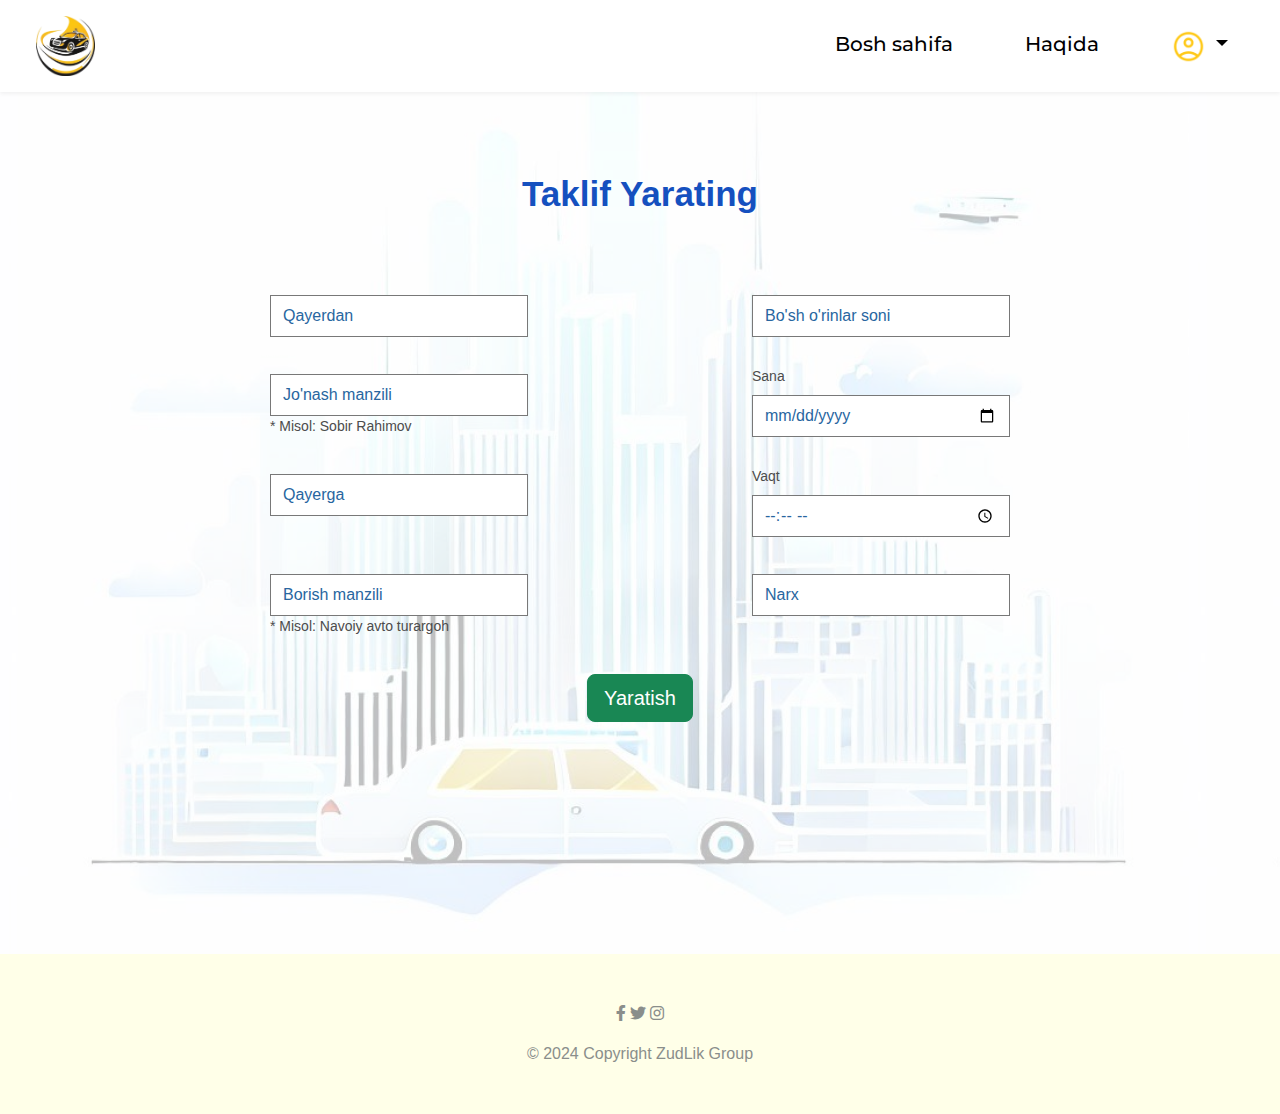
<file: quote.html>
<!DOCTYPE html>
<html lang="uz">

<head>
    <meta charset="UTF-8">
    <meta name="viewport" content="width=device-width, initial-scale=1.0">
    <title>Driver Quote</title>
    <link rel="stylesheet" href="https://cdnjs.cloudflare.com/ajax/libs/font-awesome/6.0.0-beta3/css/all.min.css">
    <link href="https://fonts.googleapis.com/css2?family=Montserrat:wght@400;700&display=swap" rel="stylesheet">
    <link href="https://cdn.jsdelivr.net/npm/bootstrap@5.3.0-alpha3/dist/css/bootstrap.min.css" rel="stylesheet">
    <link rel="stylesheet" href="static/css/global.css">
    <link rel="stylesheet" href="static/css/quote.css">
</head>

<body>
    <!-- Header -->
    <header class="bg-white p-4 py-3 shadow-sm custom-header">
        <div class="container d-flex justify-content-between align-items-center">
            <div class="logo">
                <a href="index.html">
                    <img src="static/pictures/logo.png" alt="ZoodLik Logo" class="logo-img">
                </a>
            </div>
            <!-- Toggle Button for Mobile Screens -->
            <button class="menu-toggle" aria-label="Toggle navigation">
                &#9776; <!-- Unicode character for a hamburger menu -->
            </button>
            <nav>
                <ul class="nav">
                    <li class="nav-item"><a href="#" class="nav-link">Bosh sahifa</a></li>
                    <li class="nav-item"><a href="#" class="nav-link">Haqida</a></li>
                    <li class="nav-item dropdown">
                        <a class="nav-link dropdown-toggle" href="#" id="navbarDropdown" role="button"
                            data-bs-toggle="dropdown" aria-expanded="false">
                            <img src="static/pictures/user.png" alt="User" style="width: 35px; height: 35px;">
                        </a>
                        <ul class="dropdown-menu" aria-labelledby="navbarDropdown">
                            <li><a class="dropdown-item modal-link" href="#kirish-modal">Kirish</a></li>
                            <li>
                                <hr class="dropdown-divider">
                            </li>
                            <li><a class="dropdown-item" href="signup.html">Haydovchi bo'lib ro'yxatdan o'tish</a></li>
                        </ul>
                    </li>
                </ul>
            </nav>
        </div>

           <!-- Modal -->
           <div id="kirish-modal" class="kirish-modal">
            <div class="kirish-modal-content">
                <a href="#" class="close-btn">
                    &times;
                    <!-- <img width="15px" height="30px" src="static/pictures/modal/x.svg" alt="close-button"> -->
                </a>
                <h1>Kirish</h1>
                <h2>Akkountingiz yo’qmi ? <a href="#royxatdon-modal">Ro’yxatdan o’tish</a></h2>
                <!-- form -->
                <form class="modal-form">
                    <div class="input-group">

                        <label for="phone">*telefon raqam</label>
                        <div class="input-container">
                            <span>+998</span>
                            <input type="text" id="phone" placeholder="">
                        </div>
                    </div>
                    <div class="input-group">

                        <label for="parol">*parol</label>
                        <div class="input-container">
                            <input type="text" id="palor" placeholder="">
                        </div>
                    </div>
                    <button class="modal-button">Kirish</button>

                </form>
            </div>
        </div>

        <div id="royxatdon-modal" class="kirish-modal">
            <div class="kirish-modal-content">
                <a href="#" class="close-btn">
                    &times;
                    <!-- <img width="15px" height="30px" src="static/pictures/modal/x.svg" alt="close-button"> -->
                </a>
                <h1>Ro’yxatdan o’tish</h1>
                <h2>Akkountingiz bormi ?<a href="#kirish-modal">Kirish</a></h2>
                <!-- form -->
                <form class="modal-form">
                    <div class="input-group">
                        <label for="phone">*telefon raqam</label>
                        <div class="input-container">
                            <span>+998</span>
                            <input type="text" id="phone" placeholder="Enter phone number">
                        </div>
                    </div>
                    <a class="modal-button" href="#tasdiqlash-modal">
                        Davom etish
                    </a>
                </form>
            </div>
        </div>

        <div id="tasdiqlash-modal" class="kirish-modal">
            <div class="kirish-modal-content">
                <a href="#" class="close-btn">
                    &times;
                    <!-- <img width="15px" height="30px" src="static/pictures/modal/x.svg" alt="close-button"> -->
                </a>
                <h1>Tasdiqlash kodini kiriting</h1>
                <!-- form -->
                <form class="modal-form">
                    <div class="input-group">

                        <div class="input-container">
                            <input type="password" id="passcode" placeholder="">
                        </div>
                        
                    </div>
                    <a href="#last-modal" class="modal-button">Tasdiqlash</a>
                </form>
            </div>
        </div>
        
        <div id="last-modal" class="kirish-modal">
            <div class="kirish-modal-content">
                <a href="#" class="close-btn">
                    &times;
                </a>
                <h1>Ro’yxatdan o’tish</h1>
                <!-- form -->
                <form class="modal-form">
                    <div class="input-group">

                        <div class="input-group">

                            <label for="phone">*Ismingiz</label>
                            <div class="input-container">
                                <input type="text" id="palor" placeholder="">
                            </div>
                        </div>
                        <div class="input-group">
    
                            <label for="parol">*Familiyangiz</label>
                            <div class="input-container">
                                <input type="text" id="palor" placeholder="">
                            </div>
                        </div>
                        <div class="input-group">

                            <label for="phone">*Parol</label>
                            <div class="input-container">
                                <input type="text" id="palor" placeholder="">
                            </div>
                        </div>
                        <div class="input-group">
    
                            <label for="parol">*Parolni tasdiqlang</label>
                            <div class="input-container">
                                <input type="text" id="palor" placeholder="">
                            </div>
                        </div>
                    </div>
                    <a href="#" class="modal-button">Yakunlash</a>
                </form>
            </div>
        </div>
    </header>

    <section class="main-content">
        <h3 class="form-title">Taklif Yarating</h3>

        <form>
            <div class="row form-group">
                <div style="width: min-content; height: max-content">
                    <input type="text" class="form-control" placeholder="Qayerdan">

                </div>
                <div style="width: min-content; height: min-content">
                    <input type="text" class="form-control" placeholder="Bo'sh o'rinlar soni">

                </div>
            </div>

            <div class="row form-group">
                <div style="width: min-content; height: min-content">
                    <label> </label>
                    <input type="text" class="form-control" placeholder="Jo'nash manzili">
                    <label style="position: absolute;">* Misol: Sobir Rahimov</label>
                </div>
                <div style="width: min-content; height: min-content">

                    <label>Sana</label>
                    <input type="date" class="form-control">
                </div>
            </div>

            <div class="row form-group">
                <div class="col" style="width: min-content; height: min-content;">
                    <label> </label>
                    <select class="form-control">
                        <option value="">Qayerga</option>
                        <!-- Add location options -->
                    </select>
                </div>
                <div class="col" style="width: min-content; height: min-content;">
                    <label>Vaqt</label>
                    <input type="time" class="form-control">
                </div>
            </div>

            <div class="row form-group">
                <div class="col" style="width: min-content; height: min-content;">
                    <label> </label>
                    <input type="text" class="form-control" placeholder="Borish manzili">
                    <label>* Misol: Navoiy avto turargoh</label>
                </div>
                <div class="col" style="width: min-content; height: min-content;">
                    <label> </label>
                    <input type="text" class="form-control" placeholder="Narx">
                </div>
            </div>

            <div class="text-center">
                <button type="submit" class="btn btn-success btn-lg">Yaratish</button>
            </div>
        </form>
    </section>

    <footer class="text-center py-5">


        <div class="container">
            <!-- <div class="row">
            <div class="col-md-4 text-left">
                <span class="footer-brand">ZudLik</span>
            </div> -->
            <div class="text-center">
                <div class="footer-icons">
                    <p>
                        <i class="fab fa-facebook-f"></i>
                        <i class="fab fa-twitter"></i>
                        <i class="fab fa-instagram"></i>
                    </p>
                </div>
                &copy; 2024 Copyright ZudLik Group
            </div>
            <!-- <div class="col-md-4 text-right">
            </div> -->
        </div>
        </div>

    </footer>
    <script src="https://cdn.jsdelivr.net/npm/bootstrap@5.3.0-alpha3/dist/js/bootstrap.bundle.min.js"></script>
    <script src="static/js/scripts.js"></script>
</body>

</html>
</file>
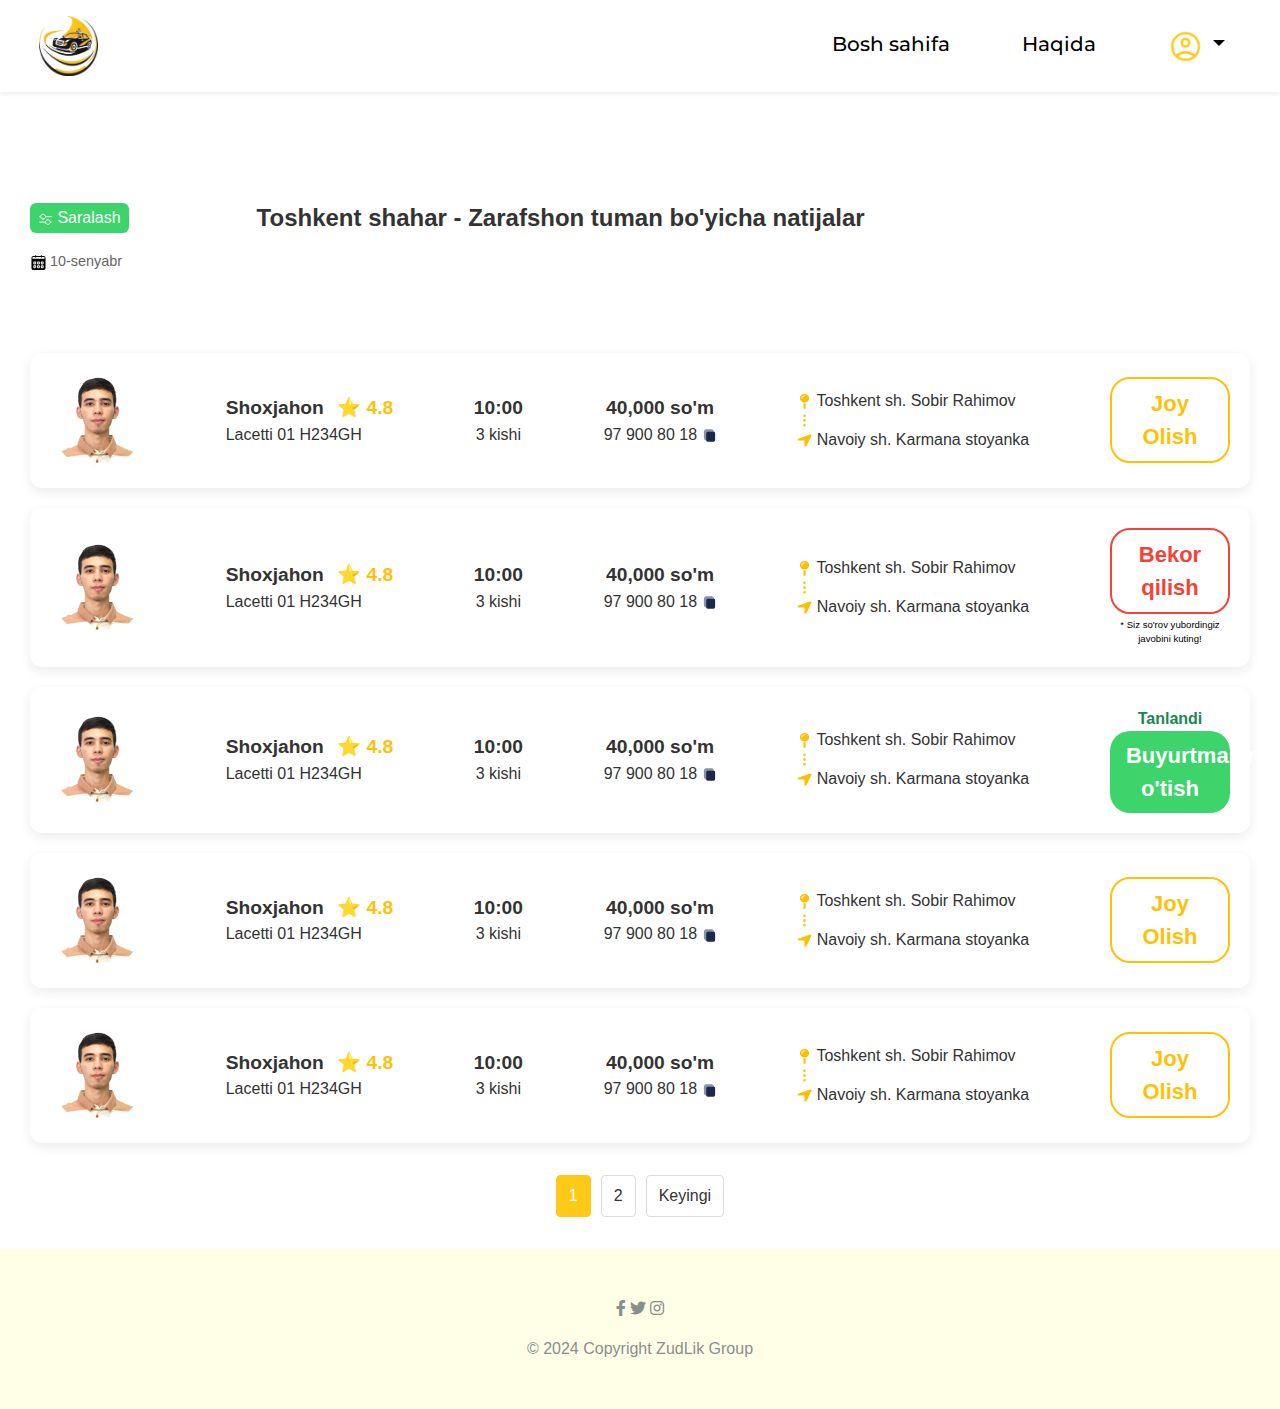
<file: result.html>
<!DOCTYPE html>
<html lang="uz">

<head>
  <meta charset="UTF-8">
  <meta name="viewport" content="width=device-width, initial-scale=1.0">
  <title>Search Results</title>
  <link href="https://cdn.jsdelivr.net/npm/bootstrap@5.3.0-alpha3/dist/css/bootstrap.min.css" rel="stylesheet">
  <link rel="stylesheet" href="https://cdnjs.cloudflare.com/ajax/libs/font-awesome/6.0.0-beta3/css/all.min.css">
  <link href="https://fonts.googleapis.com/css2?family=Montserrat:wght@400;700&display=swap" rel="stylesheet">
  <link rel="stylesheet" href="static/css/global.css">
  <link rel="stylesheet" href="static/css/result.css">
  <link href="https://fonts.googleapis.com/css2?family=Montserrat:wght@400;700&display=swap" rel="stylesheet">

</head>

<body>
  <!-- Header -->
  <header class="bg-white p-4 py-3 shadow-sm custom-header">
    <div class="container d-flex justify-content-between align-items-center">
      <div class="logo">
        <a href="index.html">
          <img src="static/pictures/logo.png" alt="ZoodLik Logo" class="logo-img">
        </a>
      </div>
      <!-- Toggle Button for Mobile Screens -->
      <button class="menu-toggle" aria-label="Toggle navigation">
        &#9776; <!-- Unicode character for a hamburger menu -->
      </button>
      <nav>
        <ul class="nav">
          <li class="nav-item"><a href="#" class="nav-link">Bosh sahifa</a></li>
          <li class="nav-item"><a href="#" class="nav-link">Haqida</a></li>
          <li class="nav-item dropdown">
            <a class="nav-link dropdown-toggle" href="#" id="navbarDropdown" role="button" data-bs-toggle="dropdown"
              aria-expanded="false">
              <img src="static/pictures/user.png" alt="User" style="width: 35px; height: 35px;">
            </a>
            <ul class="dropdown-menu" aria-labelledby="navbarDropdown">
              <li><a class="dropdown-item modal-link" href="#kirish-modal">Kirish</a></li>
              <li>
                <hr class="dropdown-divider">
              </li>
              <li><a class="dropdown-item" href="signup.html">Haydovchi bo'lib ro'yxatdan o'tish</a></li>
            </ul>
          </li>
        </ul>
      </nav>
    </div>
  </header>

    <div class="main-content-container container">
      <div class="start-page container ">
        <span class="filter-button">
          <image src="static/pictures/filter.svg" alt="Filter" style="width: 15px; height: 15px;">
            Saralash
        </span>
        <h1 class="results-title">Toshkent shahar - Zarafshon tuman bo'yicha natijalar</h1>
      </div>
      <span class="results-count">
        <image src="static/pictures/calendar.svg" alt="Calendar" style="width: 15px; height: 15px;">
          10-senyabr
      </span>


      <div class=" main-content container mt-5">
        <!-- Card 1 -->
        <div class="card-custom d-flex align-items-center justify-content-between">
          <!-- Column 1: Driver Image -->
          <div class="column-1">
            <img src="static/pictures/userResult.png" alt="Driver" class="user-image" style="width: 95px; height: 95px">
          </div>

          <!-- Column 2: Driver Name and Car -->
          <div class="column-2 d-flex flex-column">
            <div class="driver-name">
              Shoxjahon <span class="rating">⭐ 4.8</span>
            </div>
            <div>Lacetti 01 H234GH</div>
          </div>

          <!-- Column 3: Time and Passenger Info -->
          <div class="column-3 d-flex flex-column text-center">
            <div class="time">10:00</div>
            <div>3 kishi</div>
          </div>

          <!-- Column 4: Price Info -->
          <div class="column-4 d-flex flex-column text-center">
            <div class="price">40,000 so'm</div>
            <div><span>97 900 80 18</span>
              <image src="static/pictures/result/copy-icon.svg" alt="copy" style="width: 15px; height: 15px;">
            </div>
          </div>

          <!-- Column 5: Locations -->
          <div class="column-5 d-flex flex-column text-left">
            <div>
              <image src="static/pictures/result/pin-icon.svg" alt="Location" style="width: 15px; height: 15px;">
                Toshkent sh. Sobir Rahimov
            </div>
            <image src="static/pictures/result/dot-icon.svg" alt="Location" style="width: 15px; height: 15px;">
              <div>
                <image src="static/pictures/result/arrow-icon.svg" alt="Location" style="width: 15px; height: 15px;">
                  Navoiy sh. Karmana stoyanka
              </div>
          </div>

          <!-- Join Button -->
          <button class="btn btn-join btn-custom">Joy Olish</button>
        </div>

        <!-- Card 2 -->
        <div class="card-custom d-flex align-items-center justify-content-between">
          <!-- Column 1: Driver Image -->
          <div class="column-1">
            <img src="static/pictures/userResult.png" alt="Driver" class="user-image">
          </div>

          <!-- Column 2: Driver Name and Car -->
          <div class="column-2 d-flex flex-column">
            <div class="driver-name">
              Shoxjahon <span class="rating">⭐ 4.8</span>
            </div>
            <div>Lacetti 01 H234GH</div>
          </div>

          <!-- Column 3: Time and Passenger Info -->
          <div class="column-3 d-flex flex-column text-center">
            <div class="time">10:00</div>
            <div>3 kishi</div>
          </div>

          <!-- Column 4: Price Info -->
          <div class="column-4 d-flex flex-column text-center">
            <div class="price">40,000 so'm</div>
            <div><span>97 900 80 18</span>
              <image src="static/pictures/result/copy-icon.svg" alt="copy" style="width: 15px; height: 15px;">
            </div>
          </div>

          <!-- Column 5: Locations -->
          <div class="column-5 d-flex flex-column text-left">
            <div>
              <image src="static/pictures/result/pin-icon.svg" alt="Location" style="width: 15px; height: 15px;">
                Toshkent sh. Sobir Rahimov
            </div>
            <image src="static/pictures/result/dot-icon.svg" alt="Location" style="width: 15px; height: 15px;">
              <div>
                <image src="static/pictures/result/arrow-icon.svg" alt="Location" style="width: 15px; height: 15px;">
                  Navoiy sh. Karmana stoyanka
              </div>
          </div>

          <div class="button-group">
            <!-- Cancel Button -->
            <button class="btn btn-cancel btn-custom">Bekor qilish</button>

            <!-- Status Message -->
            <div class="status-cancel">
              * Siz so'rov yubordingiz javobini kuting!
            </div>
          </div>
        </div>


        <!-- Card 3 -->
        <div class="card-custom d-flex align-items-center justify-content-between">
          <!-- Column 1: Driver Image -->
          <div class="column-1">
            <img src="static/pictures/userResult.png" alt="Driver" class="user-image">
          </div>

          <!-- Column 2: Driver Name and Car -->
          <div class="column-2 d-flex flex-column">
            <div class="driver-name">
              Shoxjahon <span class="rating">⭐ 4.8</span>
            </div>
            <div>Lacetti 01 H234GH</div>
          </div>

          <!-- Column 3: Time and Passenger Info -->
          <div class="column-3 d-flex flex-column text-center">
            <div class="time">10:00</div>
            <div>3 kishi</div>
          </div>

          <!-- Column 4: Price Info -->
          <div class="column-4 d-flex flex-column text-center">
            <div class="price">40,000 so'm</div>
            <div><span>97 900 80 18</span>
              <image src="static/pictures/result/copy-icon.svg" alt="copy" style="width: 15px; height: 15px;">
            </div>
          </div>

          <!-- Column 5: Locations -->
          <div class="column-5 d-flex flex-column text-left">
            <div>
              <image src="static/pictures/result/pin-icon.svg" alt="Location" style="width: 15px; height: 15px;">
                Toshkent sh. Sobir Rahimov
            </div>
            <image src="static/pictures/result/dot-icon.svg" alt="Location" style="width: 15px; height: 15px;">
              <div>
                <image src="static/pictures/result/arrow-icon.svg" alt="Location" style="width: 15px; height: 15px;">
                  Navoiy sh. Karmana stoyanka
              </div>
          </div>


          <!-- Accept Button -->
          <div class="button-group flex-center-prop">
            <!-- Status Message -->
            <div class="status-label status-accepted text-success" style="margin: 0 auto; max-width: min-content;">
              Tanlandi
            </div>

            <!-- Accept Button -->
            <button class="btn btn-accept btn-custom" onclick="window.location.href='order.html';">Buyurtmalarga
              o'tish</button>
          </div>

        </div>


        <!-- Card 4 -->
        <div class="card-custom d-flex align-items-center justify-content-between">
          <!-- Column 1: Driver Image -->
          <div class="column-1">
            <img src="static/pictures/userResult.png" alt="Driver" class="user-image">
          </div>

          <!-- Column 2: Driver Name and Car -->
          <div class="column-2 d-flex flex-column">
            <div class="driver-name">
              Shoxjahon <span class="rating">⭐ 4.8</span>
            </div>
            <div>Lacetti 01 H234GH</div>
          </div>

          <!-- Column 3: Time and Passenger Info -->
          <div class="column-3 d-flex flex-column text-center">
            <div class="time">10:00</div>
            <div>3 kishi</div>
          </div>

          <!-- Column 4: Price Info -->
          <div class="column-4 d-flex flex-column text-center">
            <div class="price">40,000 so'm</div>
            <div><span>97 900 80 18</span>
              <image src="static/pictures/result/copy-icon.svg" alt="copy" style="width: 15px; height: 15px;">
            </div>
          </div>

          <!-- Column 5: Locations -->
          <div class="column-5 d-flex flex-column text-left">
            <div>
              <image src="static/pictures/result/pin-icon.svg" alt="Location" style="width: 15px; height: 15px;">
                Toshkent sh. Sobir Rahimov
            </div>
            <image src="static/pictures/result/dot-icon.svg" alt="Location" style="width: 15px; height: 15px;">
              <div>
                <image src="static/pictures/result/arrow-icon.svg" alt="Location" style="width: 15px; height: 15px;">
                  Navoiy sh. Karmana stoyanka
              </div>
          </div>

          <!-- Join Button -->
          <button class="btn btn-join btn-custom">Joy Olish</button>
        </div>

        <!-- Card 5-->
        <div class="card-custom d-flex align-items-center justify-content-between">
          <!-- Column 1: Driver Image -->
          <div class="column-1">
            <img src="static/pictures/userResult.png" alt="Driver" class="user-image">
          </div>

          <!-- Column 2: Driver Name and Car -->
          <div class="column-2 d-flex flex-column">
            <div class="driver-name">
              Shoxjahon <span class="rating">⭐ 4.8</span>
            </div>
            <div>Lacetti 01 H234GH</div>
          </div>

          <!-- Column 3: Time and Passenger Info -->
          <div class="column-3 d-flex flex-column text-center">
            <div class="time">10:00</div>
            <div>3 kishi</div>
          </div>

          <!-- Column 4: Price Info -->
          <div class="column-4 d-flex flex-column text-center">
            <div class="price">40,000 so'm</div>
            <div><span>97 900 80 18</span>
              <image src="static/pictures/result/copy-icon.svg" alt="copy" style="width: 15px; height: 15px;">
            </div>
          </div>

          <!-- Column 5: Locations -->
          <div class="column-5 d-flex flex-column text-left">
            <div>
              <image src="static/pictures/result/pin-icon.svg" alt="Location" style="width: 15px; height: 15px;">
                Toshkent sh. Sobir Rahimov
            </div>
            <image src="static/pictures/result/dot-icon.svg" alt="Location" style="width: 15px; height: 15px;">
              <div>
                <image src="static/pictures/result/arrow-icon.svg" alt="Location" style="width: 15px; height: 15px;">
                  Navoiy sh. Karmana stoyanka
              </div>
          </div>

          <!-- Join Button -->
          <button class="btn btn-join btn-custom">Joy Olish</button>
        </div>
      </div>



      <div class="pagination">
        <button class="page-btn active">1</button>
        <button class="page-btn">2</button>
        <button class="page-btn">Keyingi</button>
      </div>
    </div>

    <!-- Footer -->
    <footer class="text-center py-5">


      <div class="container">
        <!-- <div class="row">
            <div class="col-md-4 text-left">
                <span class="footer-brand">ZudLik</span>
            </div> -->
        <div class="text-center">
          <div class="footer-icons">
            <p>
              <i class="fab fa-facebook-f"></i>
              <i class="fab fa-twitter"></i>
              <i class="fab fa-instagram"></i>
            </p>
          </div>
          &copy; 2024 Copyright ZudLik Group
        </div>
        <!-- <div class="col-md-4 text-right">
            </div> -->
      </div>

    </footer>
    <script src="https://cdn.jsdelivr.net/npm/bootstrap@5.3.0-alpha3/dist/js/bootstrap.bundle.min.js"></script>
    <script src="static/js/scripts.js"></script>
</body>

</html>
</file>
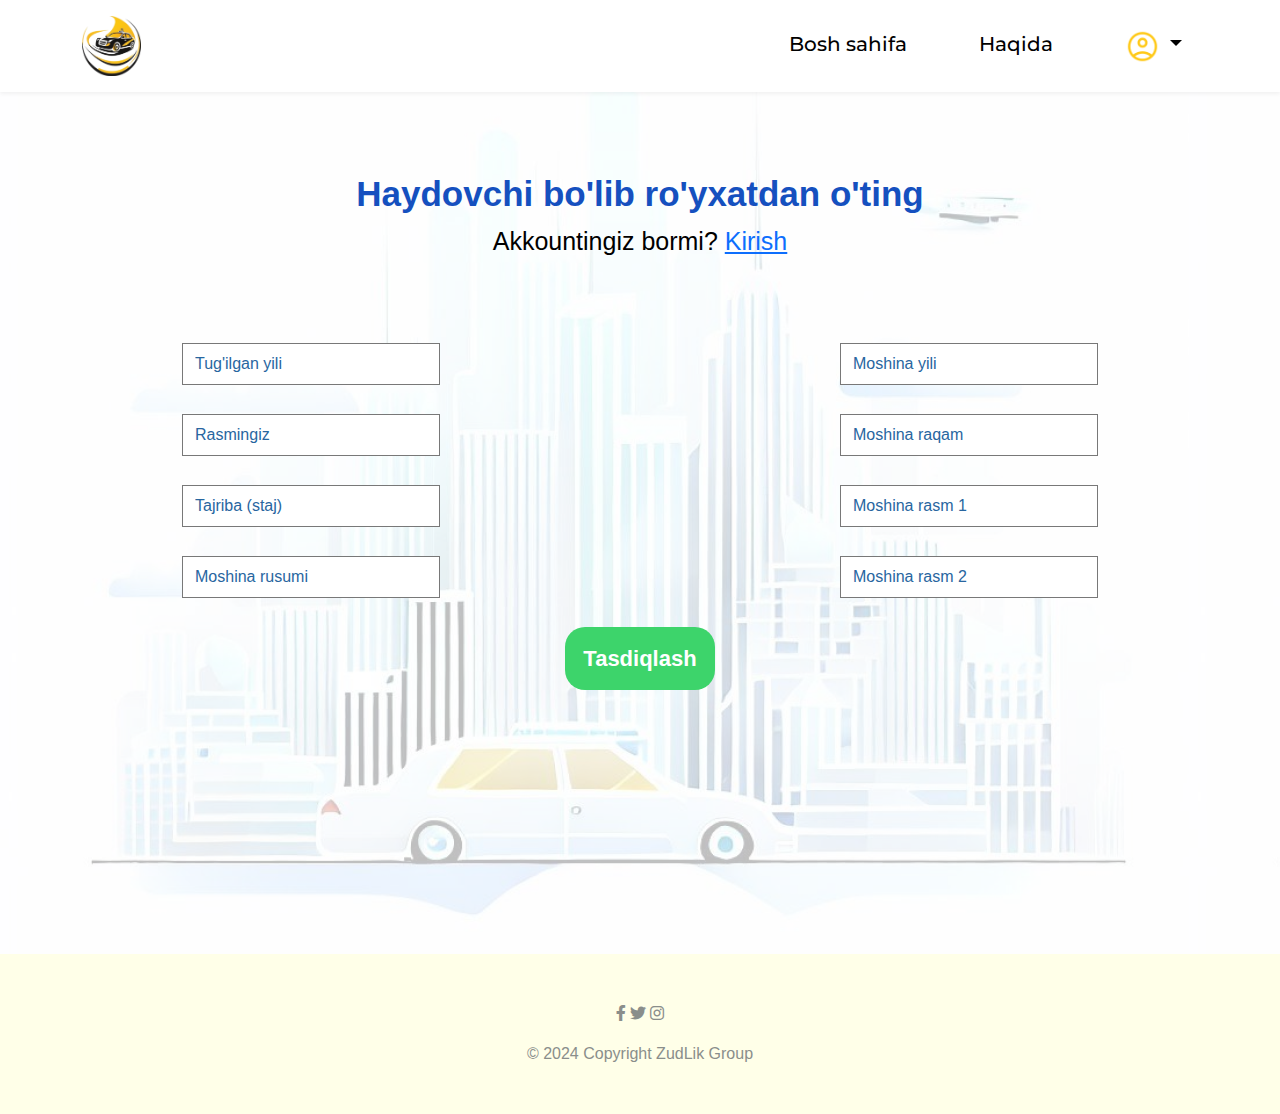
<file: signup.html>
<!DOCTYPE html>
<html lang="uz">

<head>
    <meta charset="UTF-8">
    <meta name="viewport" content="width=device-width, initial-scale=1.0">
    <title>Driver Registration</title>
    <link rel="stylesheet" href="https://cdnjs.cloudflare.com/ajax/libs/font-awesome/6.0.0-beta3/css/all.min.css">
    <link href="https://fonts.googleapis.com/css2?family=Montserrat:wght@400;700&display=swap" rel="stylesheet">
    <link rel="stylesheet" href="https://cdnjs.cloudflare.com/ajax/libs/font-awesome/6.0.0-beta3/css/all.min.css">
    <link href="https://cdn.jsdelivr.net/npm/bootstrap@5.3.0-alpha3/dist/css/bootstrap.min.css" rel="stylesheet">
    <link rel="stylesheet" href="static/css/global.css">
    <link rel="stylesheet" href="static/css/signup.css">
</head>

<body>
    <!-- Main Content -->
    <header class="bg-white p-4 py-3 shadow-sm custom-header">
        <div class="container d-flex justify-content-between align-items-center">
            <div class="logo">
                <a href="index.html">
                    <img src="static/pictures/logo.png" alt="ZoodLik Logo" class="logo-img">
                </a>
            </div>
            <!-- Toggle Button for Mobile Screens -->
            <button class="menu-toggle" aria-label="Toggle navigation">
                &#9776; <!-- Unicode character for a hamburger menu -->
            </button>
            <nav>
                <ul class="nav">
                    <li class="nav-item"><a href="#" class="nav-link">Bosh sahifa</a></li>
                    <li class="nav-item"><a href="#" class="nav-link">Haqida</a></li>
                    <li class="nav-item dropdown">
                        <a class="nav-link dropdown-toggle" href="#" id="navbarDropdown" role="button"
                            data-bs-toggle="dropdown" aria-expanded="false">
                            <img src="static/pictures/user.png" alt="User" style="width: 35px; height: 35px;">
                        </a>
                        <ul class="dropdown-menu" aria-labelledby="navbarDropdown">
                            <li><a class="dropdown-item modal-link" href="#kirish-modal">Kirish</a></li>
                            <li>
                                <hr class="dropdown-divider">
                            </li>
                            <li><a class="dropdown-item" href="signup.html">Haydovchi bo'lib ro'yxatdan o'tish</a></li>
                        </ul>
                    </li>
                </ul>
            </nav>
        </div>

        <!-- Modal -->
        <div id="kirish-modal" class="kirish-modal">
            <div class="kirish-modal-content">
                <a href="#" class="close-btn">
                    &times;
                    <!-- <img width="15px" height="30px" src="static/pictures/modal/x.svg" alt="close-button"> -->
                </a>
                <h1>Kirish</h1>
                <h2>Akkountingiz yo’qmi ? <a href="#royxatdon-modal">Ro’yxatdan o’tish</a></h2>
                <!-- form -->
                <form class="modal-form">
                    <div class="input-group">

                        <label for="phone">*telefon raqam</label>
                        <div class="input-container">
                            <span>+998</span>
                            <input type="text" id="phone" placeholder="">
                        </div>
                    </div>
                    <div class="input-group">

                        <label for="parol">*parol</label>
                        <div class="input-container">
                            <input type="text" id="palor" placeholder="">
                        </div>
                    </div>
                    <button class="modal-button">Kirish</button>

                </form>
            </div>
        </div>

        <div id="royxatdon-modal" class="kirish-modal">
            <div class="kirish-modal-content">
                <a href="#" class="close-btn">
                    &times;
                    <!-- <img width="15px" height="30px" src="static/pictures/modal/x.svg" alt="close-button"> -->
                </a>
                <h1>Ro’yxatdan o’tish</h1>
                <h2>Akkountingiz bormi ?<a href="#kirish-modal">Kirish</a></h2>
                <!-- form -->
                <form class="modal-form">
                    <div class="input-group">
                        <label for="phone">*telefon raqam</label>
                        <div class="input-container">
                            <span>+998</span>
                            <input type="text" id="phone" placeholder="Enter phone number">
                        </div>
                    </div>
                    <a class="modal-button" href="#tasdiqlash-modal">
                        Davom etish
                    </a>
                </form>
            </div>
        </div>

        <div id="tasdiqlash-modal" class="kirish-modal">
            <div class="kirish-modal-content">
                <a href="#" class="close-btn">
                    &times;
                    <!-- <img width="15px" height="30px" src="static/pictures/modal/x.svg" alt="close-button"> -->
                </a>
                <h1>Tasdiqlash kodini kiriting</h1>
                <!-- form -->
                <form class="modal-form">
                    <div class="input-group">

                        <div class="input-container">
                            <input type="password" id="passcode" placeholder="">
                        </div>

                    </div>
                    <a href="#last-modal" class="modal-button">Tasdiqlash</a>
                </form>
            </div>
        </div>

        <div id="last-modal" class="kirish-modal">
            <div class="kirish-modal-content">
                <a href="#" class="close-btn">
                    &times;
                </a>
                <h1>Ro’yxatdan o’tish</h1>
                <!-- form -->
                <form class="modal-form">
                    <div class="input-group">

                        <div class="input-group">

                            <label for="phone">*Ismingiz</label>
                            <div class="input-container">
                                <input type="text" id="palor" placeholder="">
                            </div>
                        </div>
                        <div class="input-group">

                            <label for="parol">*Familiyangiz</label>
                            <div class="input-container">
                                <input type="text" id="palor" placeholder="">
                            </div>
                        </div>
                        <div class="input-group">

                            <label for="phone">*Parol</label>
                            <div class="input-container">
                                <input type="text" id="palor" placeholder="">
                            </div>
                        </div>
                        <div class="input-group">

                            <label for="parol">*Parolni tasdiqlang</label>
                            <div class="input-container">
                                <input type="text" id="palor" placeholder="">
                            </div>
                        </div>
                    </div>
                    <a href="#" class="modal-button">Yakunlash</a>
                </form>
            </div>
        </div>
    </header>

    <section class="main-content">
        <h3 class="form-title">Haydovchi bo'lib ro'yxatdan o'ting</h3>
        <p class="login-link">Akkountingiz bormi? <a href="#">Kirish</a></p>

        <form>
            <div class="column">
                <div class="row form-group">
                    <input type="text" class="form-control" placeholder="Tug'ilgan yili">
                    <input type="text" class="form-control" placeholder="Moshina yili">
                </div>

                <div class="row form-group">
                    <input type="text" class="form-control" placeholder="Rasmingiz">
                    <input type="text" class="form-control" placeholder="Moshina raqam">
                </div>

                <div class="row form-group">
                    <input type="text" class="form-control" placeholder="Tajriba (staj)">
                    <input type="text" class="form-control" placeholder="Moshina rasm 1">
                </div>

                <div class="row form-group">
                    <select class="form-control">
                        <option value="">Moshina rusumi</option>
                        <option value="lacetti">Lacetti</option>
                        <option value="cobalt">Cobalt</option>
                        <option value="nexia">Nexia</option>
                    </select>
                    <input type="text" class="form-control" placeholder="Moshina rasm 2">
                </div>

                <div style="display: flex; flex-direction: row; justify-content: center;">
                    <button class="btn btn-accept btn-custom" style="width: 181px; height: 63px;">Tasdiqlash</button>
                </div>
            </div>

        </form>
    </section>


    <footer class="text-center py-5">


        <div class="container">
            <!-- <div class="row">
            <div class="col-md-4 text-left">
                <span class="footer-brand">ZudLik</span>
            </div> -->
            <div class="text-center">
                <div class="footer-icons">
                    <p>
                        <i class="fab fa-facebook-f"></i>
                        <i class="fab fa-twitter"></i>
                        <i class="fab fa-instagram"></i>
                    </p>
                </div>
                &copy; 2024 Copyright ZudLik Group
            </div>
            <!-- <div class="col-md-4 text-right">
            </div> -->
        </div>
        </div>

    </footer>
    <script src="https://cdn.jsdelivr.net/npm/bootstrap@5.3.0-alpha3/dist/js/bootstrap.bundle.min.js"></script>
    <script src="static/js/scripts.js"></script>

</body>

</html>
</file>
<file: static/css/global.css>
/* This file contains reuseable stylings for componenets to be imported for example
    header, footer and buttons */

/* General Styling */
body {
    font-family: Arial, sans-serif;
    color: #333;
    margin: 0;
    padding: 0;
}


.custom-header {
    background-color: #FFFFE8;
    /* Change to your desired color */
}


.logo-img {
    max-height: 60px;
    /* Adjust the height as needed */
    width: auto;
    /* Maintain aspect ratio */
}

/*background-color: rgba(255, 0, 0, 0.5); /* Temporary red overlay for debugging */


.nav-link {
    color: black !important;
}

.nav-item {
    font-family: Montserrat, sans-serif;
    font-size: 20px;
    font-weight: 500;
    /* margin-right: 20px; Add space between nav items */
}

.nav-item:not(:last-child) {
    margin-right: 40px;
    /* Add space between nav items except the last one */
}


.hero {
    background-image: url('../pictures/main_image.jpg');
    /* Use the provided background image */
    background-size: cover;
    background-position: center;
    position: relative;
    color: #fff;
    height: 110vh;
    display: flex;
    /*    justify-content: center;*/
    justify-content: flex-start;
    align-items: flex-start;
    /*    align-items: center; /* Centers content vertically and horizontally */
    padding-left: 40px;
    /* Move everything more to the left */
    padding-top: 10px;
    /* Move everything down slightly */
}


.hero h2 {
    font-family: Montserrat, sans-serif;
    font-size: 45px;
    max-width: 600px;
    /* Adjust width as needed */
    margin: 0 auoto;
    margin-top: 10px;
    /*    margin-left: 0px;*/
    /*    margin-right: 580px; /* Adjust this value to move it left */
    margin-bottom: 10px;
    /* Add space below the heading */
}

.hero .btn-warning {
    margin-top: 10px;
    /* Adjust this value to move it down */
}

.hero::before {
    content: '';
    position: absolute;
    top: 0;
    left: 0;
    width: 100%;
    height: 100%;
    /*      background-color: rgba(0, 0, 0, 0.5); /* Add dark overlay for text readability */
}

.hero .container {
    display: flex;
    justify-content: space-between;
    align-items: center;
    position: relative;
    z-index: 1;
    text-align: left;
    /* Ensures content aligns to the left */
    padding-left: 58px;
    /* Adjust to control left spacing */
}


.container-1 {
    display: flex;
    justify-content: flex;
    /* Center horizontally */
    margin-top: -290px;
    /* Adjust the value as needed */
}


.content-left {
    max-width: 500px;
    /* Adjust width as needed */
    text-align: center;
    /* Center text and button inside */
}

.btn-main {
    padding: 12px 24px;
    /* Adjust padding to make it larger */
    font-size: 1.25rem;
    /* Increase font size */
    border-radius: 8px;
    /* Optional: Adjust for a rounded look */
    color: black;
    font-family: Montserrat, sans-serif;
    font-size: 18px;
    font-weight: 500;
}

.btn-main:hover {
    color: white;
    /* Text color on hover */
}


/* Center alignment */
.booking-form {
    transform: translateX(-140px);
    /* Adjust to move left */
    margin: 0;
    background-color: rgba(81, 79, 72, 0.6);
    border-radius: 10px;
    max-width: 350px;
    text-align: center;
    /* Center the text inside */
}

.booking-form input {
    text-align: center;
    /* Center the header */
}

.booking-form h3 {
    text-align: center;
    /* Center the header */
    color: #FFC918;
    /* Set text color to white */
    /* font-family: Montserrat, sans-serif; */
    font-weight: 500;
}


/* Move form to the right */
.booking-form.right-align {
    margin-left: auto;
    margin-right: 10px;
}

.booking-form .form-control {
    width: 90%;
    /* Adjust the width as needed */
    margin: 0 auto;
    /* Center-align within the form */
}


/* Button custom styles */
.booking-form .btn-custom {
    background-color: #FFC918;
    /* Change to your desired color */
    color: black;
    /* Button text color */
    border: none;
    /* Remove border */
    padding: 6px 10px;
    /* Add padding */
    border-radius: 5px;
    /* Round corners */
    width: 64%;
    /* Match the button's width */
    transition: background-color 0.3s;
    /* Smooth transition */
    font-size: 18px;
    font-family: Montserrat, sans-serif;
}


.booking-form .btn-custom:hover {
    /* background-color: #333; Darker shade on hover */
    color: white;
    /* Text color on hover   */

}


.dropdown-submenu {
    position: relative;
}


.dropdown-submenu .dropdown-menu {
    top: 0;
    left: 100%;
    margin-top: -1px;
}


.dropdown-submenu:hover .dropdown-menu {
    display: block;
}


.about {
    padding: 500px 0;
    /* Increase padding to make the section bigger */
}


.about .title-container {
    font-size: 2.5rem;
    /* Adjust the size as needed */
    font-family: Montserrat, sans-serif;
    font-weight: 550;
    margin-bottom: 120px;
    /* Add space below the paragraph */
    text-align: center;
    /* Center the text */
    color: black;
    /* Text color on hover   */
    margin-top: 20px;
    /* Add space above the title to push it lower */
}


.about p {
    font-size: 1.75rem;
    /* Adjust the size as needed */
    font-family: Montserrat, sans-serif;
    font-weight: 400;
}


.about .about-img {
    width: 250px;
    /* Set the width of the images */
    /* max-width: 300px; Set a maximum width for the images */
    height: 340px;
    /* Maintain aspect ratio */
    margin-bottom: 20px;
    /* Add space between images */
    opacity: 0.95;
    /* Set opacity to 95% */
    border-radius: 10px;
    /* Adjust the value to control the curvature */
    z-index: 2;
    /* Ensure the images are on top */
}


.about .second-img {
    position: absolute;
    top: 80px;
    /* Adjust the value to move the second image lower */
    right: 20px;
    /* Adjust the value to move the second image to the right */
    z-index: 2;
    /* Ensure the second image is on top */
    opacity: 0.95;
    /* Set opacity to 95% */
}

.parallelogram {
    width: 220px;
    /* Set the width of the parallelogram */
    height: 470px;
    /* Set the height of the parallelogram */
    background-color: #FFFFD7;
    /* Set the background color */
    transform: skew(-20deg);
    /* Skew the element to create a parallelogram */
    margin: 20px auto;
    /* Center the parallelogram horizontally */
    position: absolute;
    top: 50%;
    /* Adjust the value to position it vertically */
    left: 50%;
    /* Adjust the value to position it horizontally */
    transform: translate(-50%, -50%) skew(-20deg);
    /* Center the parallelogram and skew it */
    z-index: 0;
    /* Ensure the parallelogram is behind the images */
    right: -30px;
    /* Adjust the value to move the second image to the right */

}


.about-button {
    background-color: #FFC918;
    /* Change to your desired color */
    color: white;
    /* Button text color */
    border: none;
    /* Remove border */
    padding: 6px 6px;
    /* Add padding */
    border-radius: 5px;
    /* Round corners */
    width: 50%;
    /* Match the button's width */
    height: 50%;
    transition: background-color 0.3s;
    /* Smooth transition */
    font-size: 22px;
    font-family: Montserrat, sans-serif;
}

.about-button .telegram-icon {
    width: 24px;
    /* Set the width of the icon */
    height: auto;
    /* Maintain aspect ratio */
    margin-right: 10px;
    /* Add space between the icon and text */
}


.about-button:hover {
    color: black;
}


.about .col-md-6.position-relative {
    position: relative;
    right: 165px;
    /* Adjust the value to move the images to the left */
    margin-bottom: 100px;
    /* Add space between the image container and the footer */
}


.about .col-md-6:first-child {
    display: flex;
    flex-direction: column;
    align-items: center;
    /* Center images horizontally */
}


.about .col-md-6:first-child img:first-child {
    margin-bottom: 20px;
    /* Add space between the two images */
}

.about .text-container {
    padding-top: 0;
    /* Remove any top padding */
    margin-top: -90px;
    /* Adjust the value to move the text container up */
}


footer {
    display: flex;
    flex-direction: column;
    margin: auto;
    background-color: #FFFFE8;
    color: #8A8E8B;
    /* padding-top: 65px; /* Custom top padding */
    /*padding-bottom: 65px; Custom bottom padding */
}

footer .footer-brand {
    font-family: 'Irish Grover', cursive;
    /* Apply the Irish Grover font */
    font-size: 50px;
    color: #4D5662;
}


/* MODAL RELATED STYLING */

/* Content styling */
.content {
    padding: 20px;
    transition: filter 0.3s ease;
}


/* Modal styling */
.modal {
    position: fixed;
    top: 0;
    left: 0;
    width: 100%;
    height: 100%;
    display: none;
    background: rgba(0, 0, 0, 0.6);
    justify-content: center;
    align-items: center;
    z-index: 10;
}

.modal:target {
    display: flex;
    /* Show modal when targeted */
}

.modal-content {
    background: white;
    padding: 20px;
    border-radius: 10px;
    width: 90%;
    max-width: 400px;
    text-align: center;
    position: relative;
    animation: fadeIn 0.3s ease;
}

.close-btn {
    position: absolute;
    top: 10px;
    right: 10px;
    text-decoration: none;
    font-size: 1.5rem;
    color: #333;
    cursor: pointer;
}

/* Blurring background */
.modal:target~.content {
    filter: blur(5px);
    pointer-events: none;
    /* Disable interactions with blurred content */
}



/* Modal styling */
.kirish-modal {
    position: fixed;
    top: 0;
    left: 0;
    width: 100%;
    height: 100%;
    display: none;
    background: rgba(0, 0, 0, 0.6);
    justify-content: center;
    align-items: center;
    z-index: 10;
}

.kirish-modal:target {
    display: flex;
    /* Show modal when targeted */
}

.kirish-modal-content {
    border: 2px solid #FFC918;
    background: white;
    padding: 41px;
    border-radius: 15px;
    width: max-content;
    max-width: max-content;
    text-align: center;
    position: relative;
    animation: fadeIn 0.3s ease;
}

.kirish-modal-content > h1 {
    font-size: 28px;
    font-weight: 600;
}
.kirish-modal-content > h2 {
    font-size: 22px;
    margin-bottom: 10px;
}

.close-btn {
    position: absolute;
    top: 10px;
    right: 10px;
    text-decoration: none;
    font-size: 1.5rem;
    color: #333;
    cursor: pointer;
    padding: 5px;
    width: max-content;
    height: max-content;
}

.modal-button-group {
    display: flex;
    flex-direction: row;
    flex-wrap: wrap;
    justify-content: center;
    gap: 41px;
    padding-top: 50px;
}

.btn-custom {
    padding: 8px 16px;
    border-radius: 20px;
    font-weight: 600;
    font-size: 22px;
    width: 120px;
    height: max-content;
    transition: all 0.3s ease;
}

.btn-accept {
    background-color: #3DD46B;
    border: 2px solid #3DD46B;
    color: white;
}

.btn-accept:hover {
    background-color: #2bb757;
}

.btn-cancel {
    background-color: #f44336;
    border: 2px solid #f44336;
    color: #ffffff;
    border-radius: 16px;

}

.btn-cancel:hover {
    background-color: #fff;
    color: #f44336;
    border: 2px solid #f44336;
}


/* Blurring background */
.kirish-modal:target~.content {
    filter: blur(5px);
    pointer-events: none;
    /* Disable interactions with blurred content */
}

/* Animation for modal */
@keyframes fadeIn {
    from {
        opacity: 0;
        transform: translateY(-20px);
    }

    to {
        opacity: 1;
        transform: translateY(0);
    }
}

.btn-baholash {
    background-color: #FFC918;
    color: #fff;
    border: 2px solid #FFC918;
    border-radius: 18px;
    padding: 10px 20px;
    cursor: pointer;
    transition: background-color 0.3s ease;
}

.btn-baholash:hover {
    background-color: white;
    color: #FFC918;
    border: 2px solid #FFC918;
    border-radius: 18px;
    padding: 10px 20px;
    cursor: pointer;
    transition: background-color 0.3s ease;
}

.modal-form {
    display: flex;
    flex-direction: column;
    align-items: center;
}

.input-container{
    width: 100%;
}

.input-group{
    width: 100%;
    display: flex;
    flex-direction: column;
    justify-content: flex-start;
    align-items: start;
    padding: 10px 0px;
}

.input-group label{
    text-align: start;
    font-size: 22px;
}

label {
    display: block;
    font-size: 14px;
    margin-bottom: 8px;
}

.modal-form{
    padding: 8px;
}

div.input-container  {
    display: flex;
    align-items: center;
    border: 1px solid #000;
    padding: 8px ! important;
    border-radius: 12px ! important;
}

.input-container span {
    margin-right: 8px;
    font-size: 16px;
    color: #000;
}

.input-container input {
    border: none;
    outline: none;
    font-size: 16px;
    width: 423px;
}

.modal-button {
    background-color: #FFC918;
    color: #fff;
    border: 2px solid #FFC918;
    border-radius: 15px;
    padding: 10px 20px;
    cursor: pointer;
    margin-top: 30px;
    transition: background-color 0.3s ease;
    font-size: 20px;
    text-decoration: none;
}

.modal-button:hover {
    background-color: white;
    color: #FFC918;
    border: 2px solid #FFC918;
    border-radius: 15px;
    padding: 10px 20px;
    cursor: pointer;
    transition: background-color 0.3s ease;
}



.menu-toggle{
    display: none;
}



/* Responsive styling */
@media (max-width: 768px) {
    .menu-toggle{
        display: block;
    }

    .hero {
        background-size: cover;
        height: 60vh;
    }

    .hero h2 {
        font-size: 1.8rem;
    }

    .booking-form {
        width: 100%;
    }

    .about h3 {
        font-size: 1.5rem;
    }

    .about p {
        font-size: 1rem;
    }

    .input-group label{
        text-align: start;
        font-size: 16px;
    }
    
    .input-container input {
        border: none;
        outline: none;
        font-size: 16px;
        width: 100%;
        /* max-width: 200px; */
    }

      /* Hide the default nav menu and display a toggle button */
      nav .nav {
        display: none; /* Initially hide the navigation menu */
        flex-direction: column; /* Stack items vertically */
        background-color: white; /* Background color for the dropdown menu */
        position: absolute; /* Overlay the menu on top of content */
        top: 60px; /* Adjust based on header height */
        right: 10px;
        width: 200px; /* Menu width */
        box-shadow: 0 2px 8px rgba(0, 0, 0, 0.2); /* Optional: add a shadow */
        border-radius: 8px; /* Optional: rounded corners */
        z-index: 1000; /* Ensure it's above other elements */
    }

    nav .nav-item {
        margin: 0; /* Remove any margin for stacked layout */
        padding: 10px 15px;
        text-align: left;
        border-bottom: 1px solid #eaeaea; /* Optional: separate menu items */
    }

    nav .nav-item:last-child {
        border-bottom: none; /* Remove the border for the last item */
    }

    /* Show menu when toggle class is active */
    nav.active .nav {
        display: flex; /* Show the menu when active */
    }

    /* Add a menu toggle button */
    .menu-toggle {
        display: block; /* Show the toggle button */
        background: none;
        border: none;
        font-size: 1.5rem; /* Size of the hamburger icon */
        cursor: pointer;
        margin-left: auto; /* Push it to the right */
    }

    /* Align header elements vertically */
    .container {
        display: flex;
        align-items: center;
        justify-content: space-between;
    }

    footer > .container{
        display: flex;
        flex-direction: column;
        
    }
}
</file>
<file: static/css/styles.css>
/* General Styling */
body {
    font-family: Arial, sans-serif;
    color: #333;
    margin: 0;
    padding: 0;
}



.custom-header {
    background-color: #FFFFE8;
    /* Change to your desired color */
}


.logo-img {
    max-height: 60px;
    /* Adjust the height as needed */
    width: auto;
    /* Maintain aspect ratio */
}

/*background-color: rgba(255, 0, 0, 0.5); /* Temporary red overlay for debugging */


.nav-link {
    color: black !important;
}

.nav-item {
    font-family: Montserrat, sans-serif;
    font-size: 20px;
    font-weight: 500;
    /* margin-right: 20px; Add space between nav items */
}

.nav-item:not(:last-child) {
    margin-right: 40px;
    /* Add space between nav items except the last one */
}


.hero {
    background-image: url('../pictures/main_image.jpg');
    /* Use the provided background image */
    background-size: cover;
    background-position: center;
    position: relative;
    color: #fff;
    height: 110vh;
    display: flex;
    /*    justify-content: center;*/
    justify-content: flex-start;
    align-items: flex-start;
    /*    align-items: center; /* Centers content vertically and horizontally */
    padding-left: 40px;
    /* Move everything more to the left */
    padding-top: 10px;
    /* Move everything down slightly */
}


.hero h2 {
    font-family: Montserrat, sans-serif;
    font-size: 45px;
    max-width: 600px;
    /* Adjust width as needed */
    margin: 0 auoto;
    margin-top: 10px;
    /*    margin-left: 0px;*/
    /*    margin-right: 580px; /* Adjust this value to move it left */
    margin-bottom: 10px;
    /* Add space below the heading */
}

.hero .btn-warning {
    margin-top: 10px;
    /* Adjust this value to move it down */
}

.hero::before {
    content: '';
    position: absolute;
    top: 0;
    left: 0;
    width: 100%;
    height: 100%;
    /*      background-color: rgba(0, 0, 0, 0.5); /* Add dark overlay for text readability */
}

.hero .hero-text-container {
    display: flex;
    justify-content: space-between;
    align-items: center;
    position: relative;
    z-index: 1;
    text-align: left;
    /* Ensures content aligns to the left */
    padding-left: 58px;
    /* Adjust to control left spacing */
}


.container-1 {
    display: flex;
    justify-content: flex;
    /* Center horizontally */
    margin-top: -290px;
    /* Adjust the value as needed */
}


.content-left {
    max-width: 500px;
    /* Adjust width as needed */
    text-align: center;
    /* Center text and button inside */
}

.btn-main {
    padding: 12px 24px;
    /* Adjust padding to make it larger */
    font-size: 1.25rem;
    /* Increase font size */
    border-radius: 8px;
    /* Optional: Adjust for a rounded look */
    color: black;
    font-family: Montserrat, sans-serif;
    font-size: 18px;
    font-weight: 500;
}

.btn-main:hover {
    color: white;
    /* Text color on hover */
}


/* Center alignment */
.booking-form {
    transform: translateX(-140px);
    /* Adjust to move left */
    margin: 0;
    background-color: rgba(81, 79, 72, 0.6);
    border-radius: 10px;
    max-width: 350px;
    text-align: center;
    /* Center the text inside */
}

.booking-form input {
    text-align: center;
    /* Center the header */
}

.booking-form h3 {
    text-align: center;
    /* Center the header */
    color: #FFC918;
    /* Set text color to white */
    /* font-family: Montserrat, sans-serif; */
    font-weight: 500;
}


/* Move form to the right */
.booking-form.right-align {
    margin-left: auto;
    margin-right: 10px;
}

.booking-form .form-control {
    width: 90%;
    /* Adjust the width as needed */
    margin: 0 auto;
    /* Center-align within the form */
}


/* Button custom styles */
.booking-form .btn-custom {
    background-color: #FFC918;
    /* Change to your desired color */
    color: black;
    /* Button text color */
    border: none;
    /* Remove border */
    padding: 6px 10px;
    /* Add padding */
    border-radius: 5px;
    /* Round corners */
    width: 64%;
    /* Match the button's width */
    transition: background-color 0.3s;
    /* Smooth transition */
    font-size: 18px;
    font-family: Montserrat, sans-serif;
}


.booking-form .btn-custom:hover {
    /* background-color: #333; Darker shade on hover */
    color: white;
    /* Text color on hover   */

}


.dropdown-submenu {
    position: relative;
}


.dropdown-submenu .dropdown-menu {
    top: 0;
    left: 100%;
    margin-top: -1px;
}


.dropdown-submenu:hover .dropdown-menu {
    display: block;
}


.about {
    padding: 500px 0;
    /* Increase padding to make the section bigger */
}


.about .title-container {
    font-size: 2.5rem;
    /* Adjust the size as needed */
    font-family: Montserrat, sans-serif;
    font-weight: 550;
    margin-bottom: 120px;
    /* Add space below the paragraph */
    text-align: center;
    /* Center the text */
    color: black;
    /* Text color on hover   */
    margin-top: 20px;
    /* Add space above the title to push it lower */
}


.about p {
    font-size: 1.75rem;
    /* Adjust the size as needed */
    font-family: Montserrat, sans-serif;
    font-weight: 400;
}


.about .about-img {
    width: 250px;
    /* Set the width of the images */
    /* max-width: 300px; Set a maximum width for the images */
    height: 340px;
    /* Maintain aspect ratio */
    margin-bottom: 20px;
    /* Add space between images */
    opacity: 0.95;
    /* Set opacity to 95% */
    border-radius: 10px;
    /* Adjust the value to control the curvature */
    z-index: 2;
    /* Ensure the images are on top */
}


.about .second-img {
    position: absolute;
    top: 80px;
    /* Adjust the value to move the second image lower */
    right: 20px;
    /* Adjust the value to move the second image to the right */
    z-index: 2;
    /* Ensure the second image is on top */
    opacity: 0.95;
    /* Set opacity to 95% */
}

.parallelogram {
    width: 220px;
    /* Set the width of the parallelogram */
    height: 470px;
    /* Set the height of the parallelogram */
    background-color: #FFFFD7;
    /* Set the background color */
    transform: skew(-20deg);
    /* Skew the element to create a parallelogram */
    margin: 20px auto;
    /* Center the parallelogram horizontally */
    position: absolute;
    top: 50%;
    /* Adjust the value to position it vertically */
    left: 50%;
    /* Adjust the value to position it horizontally */
    transform: translate(-50%, -50%) skew(-20deg);
    /* Center the parallelogram and skew it */
    z-index: 0;
    /* Ensure the parallelogram is behind the images */
    right: -30px;
    /* Adjust the value to move the second image to the right */

}

.about-button {
    background-color: #FFC918;
    /* Change to your desired color */
    color: white;
    /* Button text color */
    border: none;
    /* Remove border */
    padding: 6px 6px;
    /* Add padding */
    border-radius: 5px;
    /* Round corners */
    width: 50%;
    /* Match the button's width */
    height: 50%;
    transition: background-color 0.3s;
    /* Smooth transition */
    font-size: 22px;
    font-family: Montserrat, sans-serif;
}

.about-button .telegram-icon {
    width: 24px;
    /* Set the width of the icon */
    height: auto;
    /* Maintain aspect ratio */
    margin-right: 10px;
    /* Add space between the icon and text */
}

.about-button:hover {
    color: black;
}

.about .position-relative {
    position: relative;
    right: 165px;
    /* Adjust the value to move the images to the left */
    margin-bottom: 100px;
    /* Add space between the image container and the footer */
}

.about .col-md-6:first-child {
    display: flex;
    flex-direction: column;
    align-items: center;
    /* Center images horizontally */
}

.about .col-md-6:first-child img:first-child {
    margin-bottom: 20px;
    /* Add space between the two images */
}

.about .text-container {
    padding-top: 0;
    /* Remove any top padding */
    margin-top: -90px;
    /* Adjust the value to move the text container up */
}

footer {
    background-color: #FFFFE8;
    color: #8A8E8B;
    /* padding-top: 65px; /* Custom top padding */
    /*padding-bottom: 65px; Custom bottom padding */
}

footer .footer-brand {
    font-family: 'Irish Grover', cursive;
    /* Apply the Irish Grover font */
    font-size: 50px;
    color: #4D5662;
}



/* Content styling */
.content {
    padding: 20px;
    transition: filter 0.3s ease;
}

/* Animation for modal */
@keyframes fadeIn {
    from {
        opacity: 0;
        transform: translateY(-20px);
    }

    to {
        opacity: 1;
        transform: translateY(0);
    }
}

/* Responsive styling */
@media (max-width: 768px) {
    .hero {
        background-size: cover;
        height: max-content;
        max-height: max-content;
        display: flex;
        flex-direction: column;
        justify-content: start;
        padding: 4px;
    }

    .container-1 {
        margin-top: 0;
        /* Adjust the value as needed */
    }

    .hero>.hero-text-container {
        padding-top: 40px;
        text-align: center;
        /* Ensures content aligns to the left */
        padding-left: 0;
        /* Adjust to control left spacing */
    }

    .hero-text-container {
        padding: 0;
        width: 100%;
    }

    .content-left {
        margin: 0;
    }

    .hero h2 {
        font-size: 1.8rem;
        width: 100%;
        text-align: center;
    }

    div:has(> .booking-form) {
        margin: 0;
        padding: 0;
        display: flex;
        flex-direction: column;
        justify-content: center;
        align-items: flex-start;
        padding: 8px;
        padding-top: 40px;
    }

    .booking-form {
        width: 100%;
        transform: translateX(0px);
    }

    .about .position-relative {
        position: relative;
        right: 0px !important;
        margin-bottom: 0 !important;
    }

    .title-container {
        margin-bottom: 30px !important;
    }

    .parallelogram {
        width: 100px;
        /* Set the width of the parallelogram */
        height: 230px;
        /* Set the height of the parallelogram */
        background-color: #FFFFD7;
        /* Set the background color */
        transform: skew(-20deg);
        /* Skew the element to create a parallelogram */
        margin: 20px auto;
        /* Center the parallelogram horizontally */
        position: relative;
        left: 90%;
        transform: translate(-50%, -50%) skew(-20deg);
        /* Center the parallelogram and skew it */
        z-index: 0;
        /* Ensure the parallelogram is behind the images */

    }

    .about .about-img {
        position: relative;
        width: 120px;
        /* Set the width of the images */
        /* max-width: 300px; Set a maximum width for the images */
        height: 200px;
        /* Maintain aspect ratio */
        /* Add space between images */
        opacity: 0.95;
        /* Set opacity to 95% */
        border-radius: 10px;
        /* Adjust the value to control the curvature */
        z-index: 2;
        /* Ensure the images are on top */
    }

    .about h3 {
        font-size: 1.5rem;
    }

    .about p {
        font-size: 1rem;
    }

    .image-group {
        margin-left: -20px;
    }

    .about .col-md-6 {
        display: flex;
        flex-direction: column;
        justify-content: center;
        align-items: center;
        position: relative;
    }

    .about .about-img {
        width: 150px;
        /* Adjust size for mobile */
        height: 200px;
        margin-bottom: -50px;
        /* Adjust margin to make them overlap */
        position: relative;
        z-index: 2;
    }

    .about .second-img {
        position: absolute;
        top: 70px;
        /* Adjust top position for overlap */
        right: 20px;
        z-index: 1;
        opacity: 0.95;
        width: 150px;
        /* Adjust image size */
        height: 200px;
    }

    /* Adjust the parallelogram for mobile */
    .parallelogram {
        width: 120px;
        height: 250px;
        transform: skew(-20deg);
        margin: 20px auto;
        position: absolute;
        top: 60%;
        left: 50%;
        transform: translate(-50%, -50%) skew(-20deg);
        z-index: 0;
    }

    .text-group {
        margin-top: 100px !important;
    }

    .modal-button-group{
        display: flex;
        width: 100%;
        flex-direction: column;
        justify-content:flex-start;
        align-items: center;
        gap: 8px;
    }
}
</file>
<file: static/css/dashboard.css>
body {
    font-family: 'Montserrat', Arial, sans-serif;
    color: #333;
    margin: 0;
    padding: 0;
    background-color: #fff;
}

.main-content {
    padding: 66px;
    max-width: 1920px;
    margin: 0 auto;
    display: grid;
    grid-template-columns: repeat(2, 1fr);
    /* Creates two equal columns */
    column-gap: 46px;
}

.left-content {
    display: flex;
    flex-direction: column;
    justify-content: flex-start;
}

.right-content {
    display: flex;
    flex-direction: column;
    justify-content: flex-start;
}


.history-profile {
    width: 100%;
    height: 100%;
    border: 2px solid #FFC918;
    border-radius: 25px;
    display: flex;
    flex-direction: column;
    justify-content: flex-start;
    align-items: center;
    margin: 0;
    padding: 4px;
    background-color: white;
}

.history-profile .title {
    background-color: #FFC918;
    padding: 11px;
    border-radius: 20px;
    color: white;
    margin: 51px 0px;
    /* position: relative;
 right: 78px; */
}

.history-profile li {
    list-style-type: none;
    margin: 0;
    padding: 0;
    font-size: 28px;
    padding-left: 32px;
}

.history-rating {
    position: absolute;
    left: -32px;
}

.container {
    width: 100%;
}

.earnings-card {
    background-color: #98FB98;
    padding: 20px;
    border-radius: 8px;
    margin-bottom: 20px;
    box-shadow: 0 2px 4px rgba(0, 0, 0, 0.1);
    color: #343434;
    text-shadow: 2px 2px 4px rgba(0, 0, 0, 0.5);
}

.earnings-card h2 {
    font-weight: 400;
    font-size: 48px;
    width: 100%;
    text-align: center;
    font-size: 24px;
    margin: 0 0 10px 0;
}

.earnings-card div {
    font-weight: 400;
    font-size: 48px;
    width: 100%;
    text-align: center;
    font-size: 24px;
    margin: 0 0 10px 0;
}

.amount {
    font-size: 28px;
    font-weight: bold;
}

.action-buttons {
    display: flex;
    justify-content: center;
    margin-bottom: 20px;
}

.btn {
    padding: 10px 20px;
    border: none;
    border-radius: 20px;
    font-weight: 600;
    cursor: pointer;
    transition: background-color 0.3s;
}

.btn-history {
    background-color: #FFC918;
    color: black;
}

.btn-create {
    background-color: #FFC918;
    color: white;
    border-radius: 10px;
    width: 349px;
    height: 81px;
    font-size: 31px;
}

.btn-create i {
    margin-right: 5px;
}

.plus-icon {
    border-radius: 100%;
    border: 2px solid white;
    padding: 2px 3px;
}



/* Card Styling */
.card-section {
    display: flex;
    flex-direction: column;
}

.section-title {
    font-size: 48px;
    margin-bottom: 20px;
    font-weight: 700;
    width: 100%;
    text-align: center;
}

.card-custom {
    background-color: #fff;
    border: none;
    border-radius: 12px;
    box-shadow: 0 4px 12px rgba(0, 0, 0, 0.08);
    padding: 20px;
    transition: transform 0.3s ease, box-shadow 0.3s ease;
}

.card-custom:hover {
    transform: translateY(-5px);
    box-shadow: 0 6px 16px rgba(0, 0, 0, 0.12);
}

.active-card {
    background-color: #98E67C;
}

.rating {
    color: #FFC918;
    margin-left: 8px;
    font-weight: 600;
}

.time {
    font-size: 1.2rem;
    font-weight: 600;
}

.price {
    font-size: 1.2rem;
    font-weight: 600;
}

@media (max-width: 768px) {
    .card-custom {
        flex-direction: column;
        justify-content: center;
        row-gap: 8px;
    }

    .location-block{
        text-align: center;
    }
    .time {
        font-size: 0.9rem;
        font-weight: 600;
    }

    .price {
        font-size: 0.9rem;
        font-weight: 600;
    }

    .main-content {
        grid-template-columns: repeat(1, 1fr);
        padding: 60px 12px;
    }

    .action-buttons {
        flex-direction: column;
        gap: 10px;
    }

    .btn {
        width: 100%;
    }

    .chat-icon {
        margin: 20px 0;
        padding-right: 2px;
    }

    .btn-create {
        background-color: #FFC918;
        color: white;
        border-radius: 10px;
        width: 100%;
        height: 81px;
        font-size: 22px;
    }

    .section-title {
        font-size: 28px;
        margin-bottom: 5px;
        font-weight: 700;
        width: 100%;
        text-align: center;
    }

    .history-profile{
        flex-direction: column;
        align-items: center;
    }

    .location-block > img{
        display: none;
    }
    .history-profile li {
        font-size: 18px;
    }

    .history-rating {
        position: absolute;
        left: 0px;
    }

    .right-content{
        display: flex;
        flex-direction: column;
        align-items: center;
    }

    body {
        font-size: 14px; /* Adjust text size for smaller screens */
    }

    .main-content {
        display: flex;
        flex-direction: column;
        padding: 20px;
        grid-template-columns: none; /* Stack the content vertically */
    }

    .left-content,
    .right-content {
        width: 100%;
        margin-bottom: 20px;
    }

    .history-profile {
        flex-direction: column;
        align-items: center;
        padding: 10px;
        font-size: 12px;
    }

    .history-profile .title {
        font-size: 18px;
        margin: 20px 0;
    }

    .history-profile li {
        font-size: 12px;
        padding-left: 10px;
    }

    .history-rating {
        left: -38px;
        font-size: 14px;
    }

    .earnings-card {
        padding: 10px;
        font-size: 16px;
    }

    .earnings-card h2,
    .earnings-card div {
        font-size: 18px;
    }

    .action-buttons {
        flex-direction: column;
        gap: 10px;
        width: 100%;
    }

    .btn {
        width: 100%;
        padding: 10px;
        font-size: 14px;
    }

    .btn-create {
        height: 50px;
        font-size: 16px;
    }

    .card-section {
        padding: 10px;
    }

    .section-title {
        font-size: 20px;
    }

    .card-custom {
        padding: 10px;
        font-size: 14px;
    }

    .chat-icon {
        margin: 10px 0;
    }

    .right-content .container{
        display: flex;
        flex-direction: column;
        padding: 0;
    }

    .history-profile ul {
        padding-left: 0;
    }
}
</file>
<file: static/css/driver.css>
/* General Styling */
body {
    font-family: Arial, sans-serif;
    color: #333;
    margin: 0;
    padding: 0;
}

.logo-img {
    max-height: 50px;
    /* Adjust the height as needed */
    width: auto;
    /* Maintain aspect ratio */
}

/*background-color: rgba(255, 0, 0, 0.5); /* Temporary red overlay for debugging */

.nav-link {
    color: black !important;
}

.main-content {
    display: flex;
    flex-direction: row;
    justify-content: center;
    gap: 95px;
    height: max-content;
    background-image: url('../pictures/bg/car-bg.png');
    min-height: 862px;
    padding-bottom: 30px;
    max-width: 2200px;
}

.container{
    max-width: 2000px;
}
.driver-profile {
    width: 460px;
    height: 706px;
    border: 2px solid #FFC918;
    border-radius: 25px;
    display: flex;
    flex-direction: column;
    justify-content: center;
    align-items: center;
    margin: 0;
    padding: 43px 0;
    background-color: white;
}

.driver-text {
    height: max-content;
    display: flex;
    flex-direction: column;
    align-items: center;
    justify-content: center;
    gap: 12px;
}

.driver-text>span {
    font-weight: 400;
    font-size: 26px;
}


.picture-profile {
    width: max-content;
    height: 706px;
    display: flex;
    flex-direction: column;
    justify-content: space-between;
    align-items: center;

}

.picture-frame {
    width: 464px;
    height: 275px;
    border-radius: 1px solid #000;
}

.edit-button {
    width: 191px;
    border-radius: 15px;
    background-color: #FFC918;
    border: 2px solid #FFC918;
    height: 63px;
}

.edit-button>img {
    width: 25px;
    height: 27px;
    margin: -4px 0 0 0;
}

.edit-picture-button {
    height: 63px;
    width: 321px;
    border-radius: 15px;
    border: 2px solid #FFC918;
    background-color: white;
}

.edit-picture-button>span {
    color: #FFC918;
}

.dropdown-submenu {
    position: relative;
}

.dropdown-submenu .dropdown-menu {
    top: 0;
    left: 100%;
    margin-top: -1px;
}

.dropdown-submenu:hover .dropdown-menu {
    display: block;
}


footer {
    background-color: #FFFFE8;
    color: #8A8E8B;
    /* padding-top: 65px; /* Custom top padding */
    /*padding-bottom: 65px; Custom bottom padding */
}

footer .footer-brand {
    font-family: 'Irish Grover', cursive;
    /* Apply the Irish Grover font */
    font-size: 50px;
    color: #4D5662;
}



/* Responsive styling */
@media (max-width: 768px) {
    .main-content {
        display: flex;
        flex-direction: column;
        justify-content: center;
        gap: 95px;
        height: max-content;
        min-height: 862px;
        padding-bottom: 30px;
        width: 100%;
        overflow-x: hidden;
    }

    .driver-profile {
        width: 100%;
        height: max-content;
        border: 2px solid #FFC918;
        border-radius: 25px;
        display: flex;
        flex-direction: column;
        justify-content: center;
        align-items: center;
        margin: 0;
        padding: 43px 0;
        background-color: white;
    }


    .driver-text>span {
        font-weight: 400;
        font-size: 18px;
    }

    .picture-profile{
        width: 100%;
        padding: 0 8px;
    }
    .picture-profile > img{
        width: 100%;

    }
    .edit-picture-button{
        width: 100%;
    }
}
</file>
<file: static/css/notification.css>
/* General Styling */
body {
    font-family: 'Montserrat', Arial, sans-serif;
    color: #333;
    margin: 0;
    padding: 0;
    min-height: 100vh;
    background-color: #ffffff;
}

.container {
    max-width: 1200px;
    margin: 0 auto;
    padding: 0 15px;
}

.main-content{
    background-image: url('../pictures/bg/car-bg.png');
    min-height: 862px;
    padding-bottom: 30px;
}

/* Header */
.header {
    position: fixed;
    top: 0;
    left: 0;
    right: 0;
    background-color: #fff;
    z-index: 9999;
    box-shadow: 0 2px 10px rgba(0, 0, 0, 0.1);
    padding: 10px 0;
}

.user-image{
    width: 95px;
    height: 95px;
    margin: auto; 
}

.logo-img {
    max-height: 40px;
    width: auto;
}

.nav-link {
    color: #333 !important;
    font-weight: 500;
    transition: color 0.3s ease;
}

.nav-link:hover {
    color: #3DD46B !important;
}

/* Start Page */
.start-page {
    padding-top: 6rem;
    margin-bottom: 2rem;
    display: flex;
    flex-direction: row;
    justify-content: start;
    height: min-content;
}

.filter-button{
    padding: 3px 8px;
    border-radius: 6px;
    background-color: #3DD46B;
    color: #fff;
    margin-right: 1rem;
    font-size: 1rem;
    height: min-content;
    margin: auto 0;
}
.order-title{
    font-size: 35px;
    margin: 0;
    font-weight: 600;
}

h1 {
    font-size: 1.5rem;
    margin: 1rem 0;
}

.results-count {
    color: #666;
    font-size: 0.9rem;
    position: relative;
}

.rating-container {
    display: flex;
    justify-content: center;
    align-items: center;
    padding: 20px;
  }
  
/* Pagination */
.pagination {
    display: flex;
    justify-content: center;
    margin-top: 2rem;
    margin-bottom: 2rem;
}

.page-btn {
    background-color: #fff;
    border: 1px solid #ddd;
    color: #333;
    padding: 8px 12px;
    margin: 0 5px;
    border-radius: 4px;
    cursor: pointer;
    transition: all 0.3s ease;
}

.page-btn.active,
.page-btn:hover {
    background-color: #3DD46B;
    color: #fff;
    border-color: #3DD46B;
}

.card-custom{
    background-color: #fff;
    border: none;
    border-radius: 12px;
    box-shadow: 0 4px 12px rgba(0, 0, 0, 0.08);
    padding: 20px;
    margin-bottom: 20px;
    transition: transform 0.3s ease, box-shadow 0.3s ease;
}

.card-custom:hover{
    transform: translateY(-5px);
    box-shadow: 0 6px 16px rgba(0, 0, 0, 0.12);
}

.driver-name, .time, .price {
    font-size: 22px;
    font-weight: 600;
}

.driver-name .applied-rating{
    font-size: 17px;
    font-weight: 500;
}

.btn-accept {
    background-color: #3DD46B;
    color: white;
    border: none;
}

.btn-accept:hover {
    border: 2px solid #3DD46B;
    background: white;
    color: #3DD46B;
    margin: 0 auto;
}

.btn-cancel {
    background-color: white;
    border: 2px solid #f44336;
    color: #f44336;
}

.btn-cancel:hover {
    background-color: #f44336;
    color: white;
}

/* Responsive Styling */
@media (max-width: 767px) {
    .card-custom {
        flex-direction: column;
    }

    .results-title{
        font-size: 1.1rem;
        margin: 1rem 0;
        margin-left: 4rem;
        font-weight: 600;
    }
    .filter-button {
        font-size: 0.9rem;
    }

    .card-custom {
        padding: 15px;
    }

    .user-image {
        max-width: 80px;
    }

    .driver-name, .time, .price {
        font-weight: 600;
        font-size: 1rem;
    }
    .driver-name .applied-rating{
        font-size: 0.9rem;
        font-weight: 500;
    }
    .btn-custom {
        padding: 6px 12px;
        font-size: 0.9rem;
    }
}

@media (min-width: 768px) and (max-width: 991px) {
    .card-custom {
        flex-direction: column;
        justify-content: center;
    }

    .results-title{
        font-size: 1.1rem;
        margin: 1rem 0;
        margin-left: 4rem;
        font-weight: 600;
    }

    .card-custom {
        padding: 18px;
    }

    .user-image {
        max-width: 85px;
    }

    .driver-name, .time, .price {
        font-weight: 300;
        font-size: 1.1rem;
    }

    .driver-name .applied-rating{
        font-size: 0.9rem;
        font-weight: 300;
    }
}
</file>
<file: static/css/order.css>
/* General Styling */
body {
    font-family: 'Montserrat', Arial, sans-serif;
    color: #333;
    margin: 0;
    padding: 0;
    min-height: 100vh;
    background-color: #ffffff;
}

a{
    text-decoration: none;
    color: inherit;
}

textarea {
    border: 1px solid black;
    width: 100%;
}

.btn>a {
    text-decoration: none;
    color: inherit
}

.container {
    max-width: 2000px;
    margin: 0 auto;
    padding: 0 15px;
}

.btn-baholash {
    background-color: #FFC918;
    color: #fff;
    border: 2px solid #FFC918;
    border-radius: 18px;
    padding: 10px 20px;
    cursor: pointer;
    transition: background-color 0.3s ease;
}

.btn-baholash:hover {
    background-color: white;
    color: #FFC918;
    border: 2px solid #FFC918;
    border-radius: 18px;
    padding: 10px 20px;
    cursor: pointer;
    transition: background-color 0.3s ease;
}

/* Header */
.header {
    position: fixed;
    top: 0;
    left: 0;
    right: 0;
    background-color: #fff;
    z-index: 9999;
    box-shadow: 0 2px 10px rgba(0, 0, 0, 0.1);
    padding: 10px 0;
}

.user-image {
    width: 95px;
    height: 95px;
    margin: auto;
}

.logo-img {
    max-height: 40px;
    width: auto;
}

.nav-link {
    color: #333 !important;
    font-weight: 500;
    transition: color 0.3s ease;
}

.nav-link:hover {
    color: #3DD46B !important;
}

/* Start Page */
.start-page {
    padding-top: 6rem;
    margin-bottom: 2rem;
    display: flex;
    flex-direction: row;
    justify-content: start;
    height: min-content;
}

.filter-button {
    padding: 3px 8px;
    border-radius: 6px;
    background-color: #3DD46B;
    color: #fff;
    margin-right: 1rem;
    font-size: 1rem;
    height: min-content;
    margin: auto 0;
}

.order-title {
    font-size: 35px;
    margin: 0;
    font-weight: 600;
}

h1 {
    font-size: 1.5rem;
    margin: 1rem 0;
}

.results-count {
    font-weight: 600;
    font-size: 0.9rem;
    position: relative;
}

/* Card Styling */

.card-custom {
    background-color: #fff;
    border: none;
    border-radius: 12px;
    box-shadow: 0 4px 12px rgba(0, 0, 0, 0.08);
    padding: 20px;
    margin-bottom: 20px;
    transition: transform 0.3s ease, box-shadow 0.3s ease;
}

.card-custom:hover {
    transform: translateY(-5px);
    box-shadow: 0 6px 16px rgba(0, 0, 0, 0.12);
}

.driver-name {
    font-size: 1.2rem;
    font-weight: 700;
}

.rating {
    color: #FFC107;
    margin-left: 8px;
    font-weight: 600;
}

.time {
    font-size: 1.2rem;
    font-weight: 600;
}

.price {
    font-size: 1.2rem;
    font-weight: 600;
}

.button-group {
    display: flex;
    flex-direction: column;
    justify-content: center
}

.btn-custom {
    padding: 8px 16px;
    border-radius: 20px;
    font-weight: 600;
    max-width: 150px;
    transition: all 0.3s ease;
}

.btn-accept {
    background-color: #3DD46B;
    color: white;
    border: none;
}

.btn-accept:hover {
    background-color: #2bb757;
}

.btn-cancel {
    background-color: white;
    border: 2px solid #f44336;
    color: #f44336;
}

.btn-cancel:hover {
    background-color: #f44336;
    color: white;
}

.status-cancel {
    color: black;
    font-size: 0.6rem;
    max-width: 120px;
    margin-top: 4px;
    text-align: center;
}

.btn-join {
    background-color: white;
    border: 2px solid #FFC107;
    color: #FFC107;
}

.btn-join:hover {
    background-color: #FFC107;
    color: white;
}

.status-label {
    font-weight: 600;
    margin-top: 10px;
}

.status-accepted {
    color: #3DD46B;
}

.status-pending {
    color: #f44336;
}

.rating-container {
    display: flex;
    justify-content: center;
    align-items: center;
    padding: 20px;
}

.stars {
    display: flex;
    gap: 10px;
    cursor: pointer;
}

.star {
    width: 40px;
    height: 40px;
    transition: transform 0.2s ease, fill 0.3s ease;
}

.star.filled path {
    fill: #FFD700;
    /* Gold color for filled stars */
    stroke: #FFD700;
}

.star.outline path {
    fill: none;
    stroke: #ccc;
    /* Light gray for outline stars */
}

.star:hover {
    transform: scale(1.2);
}

.star.filled:hover {
    transform: scale(1.3);
    /* Slightly larger animation for selected stars */
}

.column-5 {
    padding: 0 40px;
}


/* Modal Related Styling */

/* Modal styling */
.kirish-modal {
    position: fixed;
    top: 0;
    left: 0;
    width: 100%;
    height: 100%;
    display: none;
    background: rgba(0, 0, 0, 0.6);
    justify-content: center;
    align-items: center;
    z-index: 10;
}

.kirish-modal:target {
    display: flex;
    /* Show modal when targeted */
}

.bekor-qilish-modal-content {
    border: 2px solid #FFC918;
    background: white;
    padding: 41px;
    padding-bottom: 10px;
    border-radius: 15px;
    width: max-content;
    max-width: max-content;
    text-align: left;
    position: relative;
    animation: fadeIn 0.3s ease;
}

.bekor-qilish-modal-content h2 {
    font-size: 22px;
    margin-bottom: 10px;
}

.bekor-qilish-modal-content .modal-sub-text {
    width: 100%;
    font-size: 16px;
    font-weight: 400;
    line-height: 19.36px;
    text-align: left;
    color: #4D4D4D;

}

/* rating modal styling */
.rating-modal {
    position: fixed;
    top: 0;
    left: 0;
    width: 100%;
    height: 100%;
    display: none;
    background: rgba(0, 0, 0, 0.6);
    justify-content: center;
    align-items: center;
    z-index: 10;
}

.rating-modal:target {
    display: flex;
    /* Show modal when targeted */
}

.rating-modal-content {
    border: 2px solid #FFC918;
    background: white;
    padding: 41px;
    padding-bottom: 10px;
    border-radius: 15px;
    width: max-content;
    max-width: max-content;
    text-align: center;
    position: relative;
    animation: fadeIn 0.3s ease;
    display: flex;
    flex-direction: column;
    justify-content: center;
}

.rating-modal h2 {
    font-weight: 600;
}
.rating-modal .rating-images{
    padding-top: 43px;
    padding-bottom: 57px;
}

.rating-modal .btn-baholash{
    margin-bottom: 32px;
}
/* Blurring background */
.bekor-qilish-modal:target~.content {
    filter: blur(5px);
    pointer-events: none;
    /* Disable interactions with blurred content */
}

/* Blurring background */
.rating-modal:target~.content {
    filter: blur(5px);
    pointer-events: none;
    /* Disable interactions with blurred content */
}

.close-btn {
    position: absolute;
    top: 10px;
    right: 10px;
    text-decoration: none;
    font-size: 1.5rem;
    color: #333;
    cursor: pointer;
    padding: 5px;
    width: max-content;
    height: max-content;
}

.modal-button-group {
    display: flex;
    flex-direction: row;
    flex-wrap: wrap;
    justify-content: center;
    gap: 41px;
    padding-top: 50px;
}

.modal-btn-custom {
    padding: 8px 16px;
    border-radius: 20px;
    font-weight: 600;
    font-size: 22px;
    width: 180px;
    height: max-content;
    transition: all 0.3s ease;
}

.modal-btn-accept {
    background-color: #3DD46B;
    border: 2px solid #3DD46B;
    color: white;
}

.modal-btn-accept:hover {
    background-color: #2bb757;
}

.modal-btn-cancel {
    background-color: #f44336;
    border: 2px solid #f44336;
    color: #ffffff;
    border-radius: 16px;

}

.modal-btn-cancel:hover {
    background-color: #fff;
    color: #f44336;
    border: 2px solid #f44336;
}



/* Pagination */
.pagination {
    display: flex;
    justify-content: center;
    margin-top: 2rem;
    margin-bottom: 2rem;
}

.page-btn {
    background-color: #fff;
    border: 1px solid #ddd;
    color: #333;
    padding: 8px 12px;
    margin: 0 5px;
    border-radius: 4px;
    cursor: pointer;
    transition: all 0.3s ease;
}

.page-btn.active,
.page-btn:hover {
    background-color: #FFC918;
    color: #fff;
    border-color: #FFC918;
}

/* Responsive Styling */
@media (max-width: 767px) {
    .card-custom {
        flex-direction: column;
    }

    .results-title {
        font-size: 1.1rem;
        margin: 1rem 0;
        margin-left: 4rem;
        font-weight: 600;
    }

    .filter-button {
        font-size: 0.9rem;
    }

    .card-custom {
        padding: 15px;
    }

    .user-image {
        max-width: 80px;
    }

    .driver-name,
    .time,
    .price {
        font-size: 1rem;
    }

    .btn-custom {
        padding: 6px 12px;
        font-size: 0.9rem;
    }

    .main-content{
        display: flex;
        flex-direction: column ! important; 
        align-items: start;
    }
}

@media (min-width: 768px) and (max-width: 991px) {
    .card-custom {
        flex-direction: column;
        justify-content: center;
    }

    .results-title {
        font-size: 1.1rem;
        margin: 1rem 0;
        margin-left: 4rem;
        font-weight: 600;
    }

    .card-custom {
        padding: 18px;
    }

    .user-image {
        max-width: 85px;
    }

    .driver-name,
    .time,
    .price {
        font-size: 1.1rem;
    }
    .main-content{
        display: flex;
        flex-direction: column ! important; 
        align-items: start;

    }
}
</file>
<file: static/css/quote.css>
/* General Styling */
body {
    font-family: Arial, sans-serif;
    color: #333;
    margin: 0;
    padding: 0;
}

.container{
    max-width: 2000px;
}

.form-control {
    border: none;
    background-color: white;
    color: #28669F;
    border-radius: 0;
    width: 258px;
    height: 42px;
    border: 1px solid #787878;
}

.form-control:focus {
    border: none;
    background-color: white;
    color: #28669F;
    border-radius: 0;
    width: 258px;
    height: 42px;
}

.form-control::placeholder {
    color: #28669F;
}

.main-content {
    display: flex;
    flex-direction: column;
    justify-content: start;
    height: max-content;
    background-image: url('../pictures/bg/car-bg.png');
    min-height: 862px;
    padding-top: 81px;
    margin: 0 auto;
    width: 100%;
    padding-bottom: 30px;
}

form {
    margin: 0 auto;

}

.form-title {
    font-weight: 600;
    font-size: 35px;
    width: 100%;
    text-align: center;
    color: #1550BF;
    margin-bottom: 80px;
}

.login-link {
    font-weight: 400;
    font-size: 25px;
    width: 100%;
    text-align: center;
    color: #000;
    margin-bottom: 82px;
}

.form-group {
    width: max-content;
    gap: 200px;
    margin-bottom: 29px;
}

.row {
    width: max-content;
    display: flex;
    flex-direction: row;
    flex-wrap: nowrap;
}

.btn-custom {
    padding: 8px 16px;
    border-radius: 20px;
    font-weight: 600;
    max-width: 150px;
    transition: all 0.3s ease;
    margin: 0 auto;
}

.btn-accept {
    background-color: #3DD46B;
    color: white;
    border: none;
}

.btn-accept:hover {
    border: 2px solid #3DD46B;
    background: white;
    color: #3DD46B;
    margin: 0 auto;
}

label {
    color: #4C4C4C;
}


/* Responsive styling */
@media (max-width: 768px) {
    .form-group {
        display: flex;
        flex-direction: column;
        justify-content: start;
        margin-bottom: 20px;
        gap: 40px;
    }
}
</file>
<file: static/css/result.css>
/* General Styling */
body {
    font-family: 'Montserrat', Arial, sans-serif;
    color: #333;
    margin: 0;
    padding: 0;
    min-height: 100vh;
    background-color: #ffffff;
}

.container {
    max-width: 2200px;
    margin: 0 auto;
    padding: 0 15px;
}

/* Header */
.header {
    position: fixed;
    top: 0;
    left: 0;
    right: 0;
    background-color: #fff;
    z-index: 9999;
    box-shadow: 0 2px 10px rgba(0, 0, 0, 0.1);
    padding: 10px 0;
}

.user-image{
    width: 95px;
    height: 95px;
    margin: auto; 
}

.logo-img {
    max-height: 40px;
    width: auto;
}

.nav-link {
    color: #333 !important;
    font-weight: 500;
    transition: color 0.3s ease;
}

.nav-link:hover {
    color: #3DD46B !important;
}

/* Start Page */
.start-page {
    padding-top: 6rem;
    margin-bottom: 2rem;
    display: flex;
    flex-direction: row;
    justify-content: start;
    height: min-content;
}

.filter-button{
    padding: 3px 8px;
    border-radius: 6px;
    background-color: #3DD46B;
    color: #fff;
    margin-right: 1rem;
    font-size: 1rem;
    height: min-content;
    margin: auto 0;
}
.results-title{
    font-size: 1.5rem;
    margin: 1rem 0;
    margin-left: 8rem;
    font-weight: 600;
}

h1 {
    font-size: 1.5rem;
    margin: 1rem 0;
}

.results-count {
    color: #666;
    font-size: 0.9rem;
    margin-left: 1rem;
    top:-2rem;
    position: relative;
}

/* Card Styling */

.card-custom {
    background-color: #fff;
    border: none;
    border-radius: 12px;
    box-shadow: 0 4px 12px rgba(0, 0, 0, 0.08);
    padding: 20px;
    margin-bottom: 20px;
    transition: transform 0.3s ease, box-shadow 0.3s ease;
}

.card-custom:hover {
    transform: translateY(-5px);
    box-shadow: 0 6px 16px rgba(0, 0, 0, 0.12);
}

.driver-name {
    font-size: 1.2rem;
    font-weight: 700;
}

.rating {
    color: #FFC107;
    margin-left: 8px;
    font-weight: 600;
}

.time{
    font-size: 1.2rem;
    font-weight: 600;
}
.price {
    font-size: 1.2rem;
    font-weight: 600;
}

.button-group{
    display: flex;
    flex-direction: column;
    justify-content: center
}

.btn-custom {
    padding: 8px 16px;
    border-radius: 20px;
    font-weight: 600;
    max-width: 150px;
    transition: all 0.3s ease;
}

.btn-accept {
    background-color: #3DD46B;
    color: white;
    border: none;
}

.btn-accept:hover {
    background-color: #2bb757;
}

.btn-cancel {
    background-color: white;
    border: 2px solid #f44336;
    color: #f44336;
}

.btn-cancel:hover {
    background-color: #f44336;
    color: white;
}

.status-cancel{
    color: black;
    font-size: 0.6rem;
    max-width: 120px;
    margin-top: 4px;
    text-align: center;
}

.btn-join {
    background-color: white;
    border: 2px solid #FFC107;
    color: #FFC107;
}

.btn-join:hover {
    background-color: #FFC107;
    color: white;
}

.status-label {
    font-weight: 600;
    margin-top: 10px;
}

.status-accepted {
    color: #3DD46B;
}

.status-pending {
    color: #f44336;
}

/* Pagination */
.pagination {
    display: flex;
    justify-content: center;
    margin-top: 2rem;
    margin-bottom: 2rem;
}

.page-btn {
    background-color: #fff;
    border: 1px solid #ddd;
    color: #333;
    padding: 8px 12px;
    margin: 0 5px;
    border-radius: 4px;
    cursor: pointer;
    transition: all 0.3s ease;
}

.page-btn.active,
.page-btn:hover {
    background-color: #FFC918;
    color: #fff;
    border-color: #FFC918;
}

/* Responsive Styling */
/* @media (max-width: 768px) {


    .btn-custom {
        margin-top: 15px;
        width: 100%;
    }

    h1 {
        font-size: 1.2rem;
    }

    .filter-button {
        font-size: 0.8rem;
    }

} */

/* General Styling */
body {
    font-family: Arial, sans-serif;
    color: #333;
    margin: 0;
    padding: 0;
}


.custom-header {
    background-color: #FFFFE8; /* Change to your desired color */
}


.logo-img {
    max-height: 60px; /* Adjust the height as needed */
    width: auto; /* Maintain aspect ratio */
}

/*background-color: rgba(255, 0, 0, 0.5); /* Temporary red overlay for debugging */


.nav-link {
    color: black !important;
}

.nav-item {
    font-family: Montserrat, sans-serif;
    font-size: 20px;
    font-weight: 500;
    /* margin-right: 20px; Add space between nav items */
}

.nav-item:not(:last-child) {
    margin-right: 40px; /* Add space between nav items except the last one */
}


.hero {
    background-image: url('../pictures/main_image.jpg'); /* Use the provided background image */
    background-size: cover;
    background-position: center;
    position: relative;
    color: #fff;
    height: 110vh;
    display: flex;
/*    justify-content: center;*/
    justify-content: flex-start;
    align-items: flex-start;
/*    align-items: center; /* Centers content vertically and horizontally */
    padding-left: 40px; /* Move everything more to the left */
    padding-top: 10px; /* Move everything down slightly */
}


.hero h2 {
    font-family: Montserrat, sans-serif;
    font-size: 45px;
    max-width: 600px; /* Adjust width as needed */
    margin: 0 auoto;
    margin-top: 10px;
/*    margin-left: 0px;*/
/*    margin-right: 580px; /* Adjust this value to move it left */
    margin-bottom: 10px; /* Add space below the heading */
}

.hero .btn-warning {
    margin-top: 10px; /* Adjust this value to move it down */
}

.hero::before {
    content: '';
    position: absolute;
    top: 0;
    left: 0;
    width: 100%;
    height: 100%;
/*      background-color: rgba(0, 0, 0, 0.5); /* Add dark overlay for text readability */
}

.hero .container {
    display: flex;
    justify-content: space-between;
    align-items: center;
    position: relative;
    z-index: 1;
    text-align: left; /* Ensures content aligns to the left */
    padding-left: 58px; /* Adjust to control left spacing */
}


.container-1 {
    display: flex;
    justify-content: flex; /* Center horizontally */
    margin-top: -290px; /* Adjust the value as needed */
}


.content-left {
    max-width: 500px; /* Adjust width as needed */
    text-align: center; /* Center text and button inside */
}

.btn-main {
    padding: 12px 24px; /* Adjust padding to make it larger */
    font-size: 1.25rem; /* Increase font size */
    border-radius: 8px; /* Optional: Adjust for a rounded look */
    color: black;
    font-family: Montserrat, sans-serif;
    font-size: 18px;
    font-weight: 500;
}

.btn-main:hover {
    color: white; /* Text color on hover */
}


/* Center alignment */
.booking-form {
    transform: translateX(-140px); /* Adjust to move left */
    margin: 0;
    background-color: rgba(81, 79, 72, 0.6);
    border-radius: 10px;
    max-width: 350px;
    text-align: center; /* Center the text inside */
}

.booking-form input {
    text-align: center; /* Center the header */
}

.booking-form h3 {
    text-align: center; /* Center the header */
    color: #FFC918; /* Set text color to white */
    /* font-family: Montserrat, sans-serif; */
    font-weight: 500;
}


/* Move form to the right */
.booking-form.right-align {
    margin-left: auto;
    margin-right: 10px;}

.booking-form .form-control {
    width: 90%; /* Adjust the width as needed */
    margin: 0 auto; /* Center-align within the form */
}


/* Button custom styles */
.booking-form .btn-custom {
    background-color: #FFC918; /* Change to your desired color */
    color: black; /* Button text color */
    border: none; /* Remove border */
    padding: 6px 10px; /* Add padding */
    border-radius: 5px; /* Round corners */
    width: 64%; /* Match the button's width */
    transition: background-color 0.3s; /* Smooth transition */
    font-size: 18px;
    font-family: Montserrat, sans-serif;
}


.booking-form .btn-custom:hover {
    /* background-color: #333; Darker shade on hover */
    color: white; /* Text color on hover   */

}


.dropdown-submenu {
    position: relative;
}


.dropdown-submenu .dropdown-menu {
    top: 0;
    left: 100%;
    margin-top: -1px;
}


.dropdown-submenu:hover .dropdown-menu {
    display: block;
}


.about {
    padding: 500px 0; /* Increase padding to make the section bigger */
}


.about .title-container {
    font-size: 2.5rem; /* Adjust the size as needed */
    font-family: Montserrat, sans-serif;
    font-weight: 550;
    margin-bottom: 120px; /* Add space below the paragraph */
    text-align: center; /* Center the text */
    color: black; /* Text color on hover   */
    margin-top: 20px; /* Add space above the title to push it lower */
}


.about p {
    font-size: 1.75rem; /* Adjust the size as needed */
    font-family: Montserrat, sans-serif;
    font-weight: 400;
}


.about .about-img {
    width: 250px; /* Set the width of the images */
    /* max-width: 300px; Set a maximum width for the images */
    height: 340px; /* Maintain aspect ratio */
    margin-bottom: 20px; /* Add space between images */
    opacity: 0.95; /* Set opacity to 95% */
    border-radius: 10px; /* Adjust the value to control the curvature */
    z-index: 2; /* Ensure the images are on top */
}


.about .second-img {
    position: absolute;
    top: 80px; /* Adjust the value to move the second image lower */
    right: 20px; /* Adjust the value to move the second image to the right */
    z-index: 2; /* Ensure the second image is on top */
    opacity: 0.95; /* Set opacity to 95% */
}

.parallelogram {
    width: 220px; /* Set the width of the parallelogram */
    height: 470px; /* Set the height of the parallelogram */
    background-color: #FFFFD7; /* Set the background color */
    transform: skew(-20deg); /* Skew the element to create a parallelogram */
    margin: 20px auto; /* Center the parallelogram horizontally */
    position: absolute;
    top: 50%; /* Adjust the value to position it vertically */
    left: 50%; /* Adjust the value to position it horizontally */
    transform: translate(-50%, -50%) skew(-20deg); /* Center the parallelogram and skew it */
    z-index: 0; /* Ensure the parallelogram is behind the images */
    right: -30px; /* Adjust the value to move the second image to the right */

}


.about-button {
    background-color: #FFC918; /* Change to your desired color */
    color: white; /* Button text color */
    border: none; /* Remove border */
    padding: 6px 6px; /* Add padding */
    border-radius: 5px; /* Round corners */
    width: 50%; /* Match the button's width */
    height: 50%;
    transition: background-color 0.3s; /* Smooth transition */
    font-size: 22px;
    font-family: Montserrat, sans-serif;
}

.about-button .telegram-icon {
    width: 24px; /* Set the width of the icon */
    height: auto; /* Maintain aspect ratio */
    margin-right: 10px; /* Add space between the icon and text */
}


.about-button:hover {
    color: black; 
}
    

.about .col-md-6.position-relative {
    position: relative;
    right: 165px; /* Adjust the value to move the images to the left */
    margin-bottom: 100px; /* Add space between the image container and the footer */
}


.about .col-md-6:first-child {
    display: flex;
    flex-direction: column;
    align-items: center; /* Center images horizontally */
}


.about .col-md-6:first-child img:first-child {
    margin-bottom: 20px; /* Add space between the two images */
}

.about .text-container {
    padding-top: 0; /* Remove any top padding */
    margin-top: -90px; /* Adjust the value to move the text container up */
}




@media (max-width: 767px) {
    .card-custom {
        flex-direction: column;
    }

    .results-title{
        font-size: 1.1rem;
        margin: 1rem 0;
        margin-left: 4rem;
        font-weight: 600;
    }
    .filter-button {
        font-size: 0.9rem;
    }

    .card-custom {
        padding: 15px;
    }

    .user-image {
        max-width: 80px;
    }

    .driver-name, .time, .price {
        font-size: 1rem;
    }

    .btn-custom {
        padding: 6px 12px;
        font-size: 0.9rem;
    }

    .main-content-container{
        display: flex;
        flex-direction: column;
    }
    .main-content{
        display: flex;
        flex-direction: column;
        align-items: start;
    }
}

@media (min-width: 768px) and (max-width: 991px) {
    .main-content-container{
        display: flex;
        flex-direction: column;
    }
    .main-content{
        display: flex;
        flex-direction: column;
        align-items: start;
    }
    .card-custom {
        flex-direction: column;
        justify-content: center;
    }

    .results-title{
        font-size: 1.1rem;
        margin: 1rem 0;
        margin-left: 4rem;
        font-weight: 600;
    }

    .card-custom {
        padding: 18px;
    }

    .user-image {
        max-width: 85px;
    }

    .driver-name, .time, .price {
        font-size: 1.1rem;
    }
}
</file>
<file: static/css/signup.css>
/* General Styling */
body {
    font-family: Arial, sans-serif;
    color: #333;
    margin: 0;
    padding: 0;
}

.form-control {
    border: none;
    background-color: white;
    color: #28669F;
    border-radius: 0;
    width: 258px;
    height: 42px;
    border: 1px solid #787878;
    max-width: 2200px;
}

.form-control:focus {
    border: none;
    background-color: white;
    color: #28669F;
    border-radius: 0;
    width: 258px;
    height: 42px;
}

.form-control::placeholder {
    color: #28669F;
}

.main-content {
    display: flex;
    flex-direction: column;
    justify-content: start;
    height: max-content;
    background-image: url('../pictures/bg/car-bg.png');
    padding-top: 81px;
    margin: 0 auto;
    min-height: 862px;
    padding-bottom: 30px;
    max-width: 2200px;

}

form {
    margin: 0 auto;
    max-width: 2200px;
}

.form-title {
    font-weight: 600;
    font-size: 35px;
    width: 100%;
    text-align: center;
    color: #1550BF;
}

.login-link {
    font-weight: 400;
    font-size: 25px;
    width: 100%;
    text-align: center;
    color: #000;
    margin-bottom: 82px;
}

.form-group {
    width: max-content;
    gap: 400px;
    margin-bottom: 29px;
}

.row {
    width: max-content;
    display: flex;
    flex-direction: row;
    flex-wrap: nowrap;
}

.btn-custom {
    padding: 8px 16px;
    border-radius: 20px;
    font-weight: 600;
    max-width: 150px;
    transition: all 0.3s ease;
    margin: 0 auto;
}

.btn-accept {
    background-color: #3DD46B;
    color: white;
    border: none;
}

.btn-accept:hover {
    border: 2px solid #3DD46B;
    background: white;
    color: #3DD46B;
    margin: 0 auto;
}

/* Responsive styling */
@media (max-width: 768px) {
    .form-group {
        display: flex;
        flex-direction: column;
        justify-content: start;
        margin-bottom: 20px;
        gap: 20px;
    }
}
</file>
